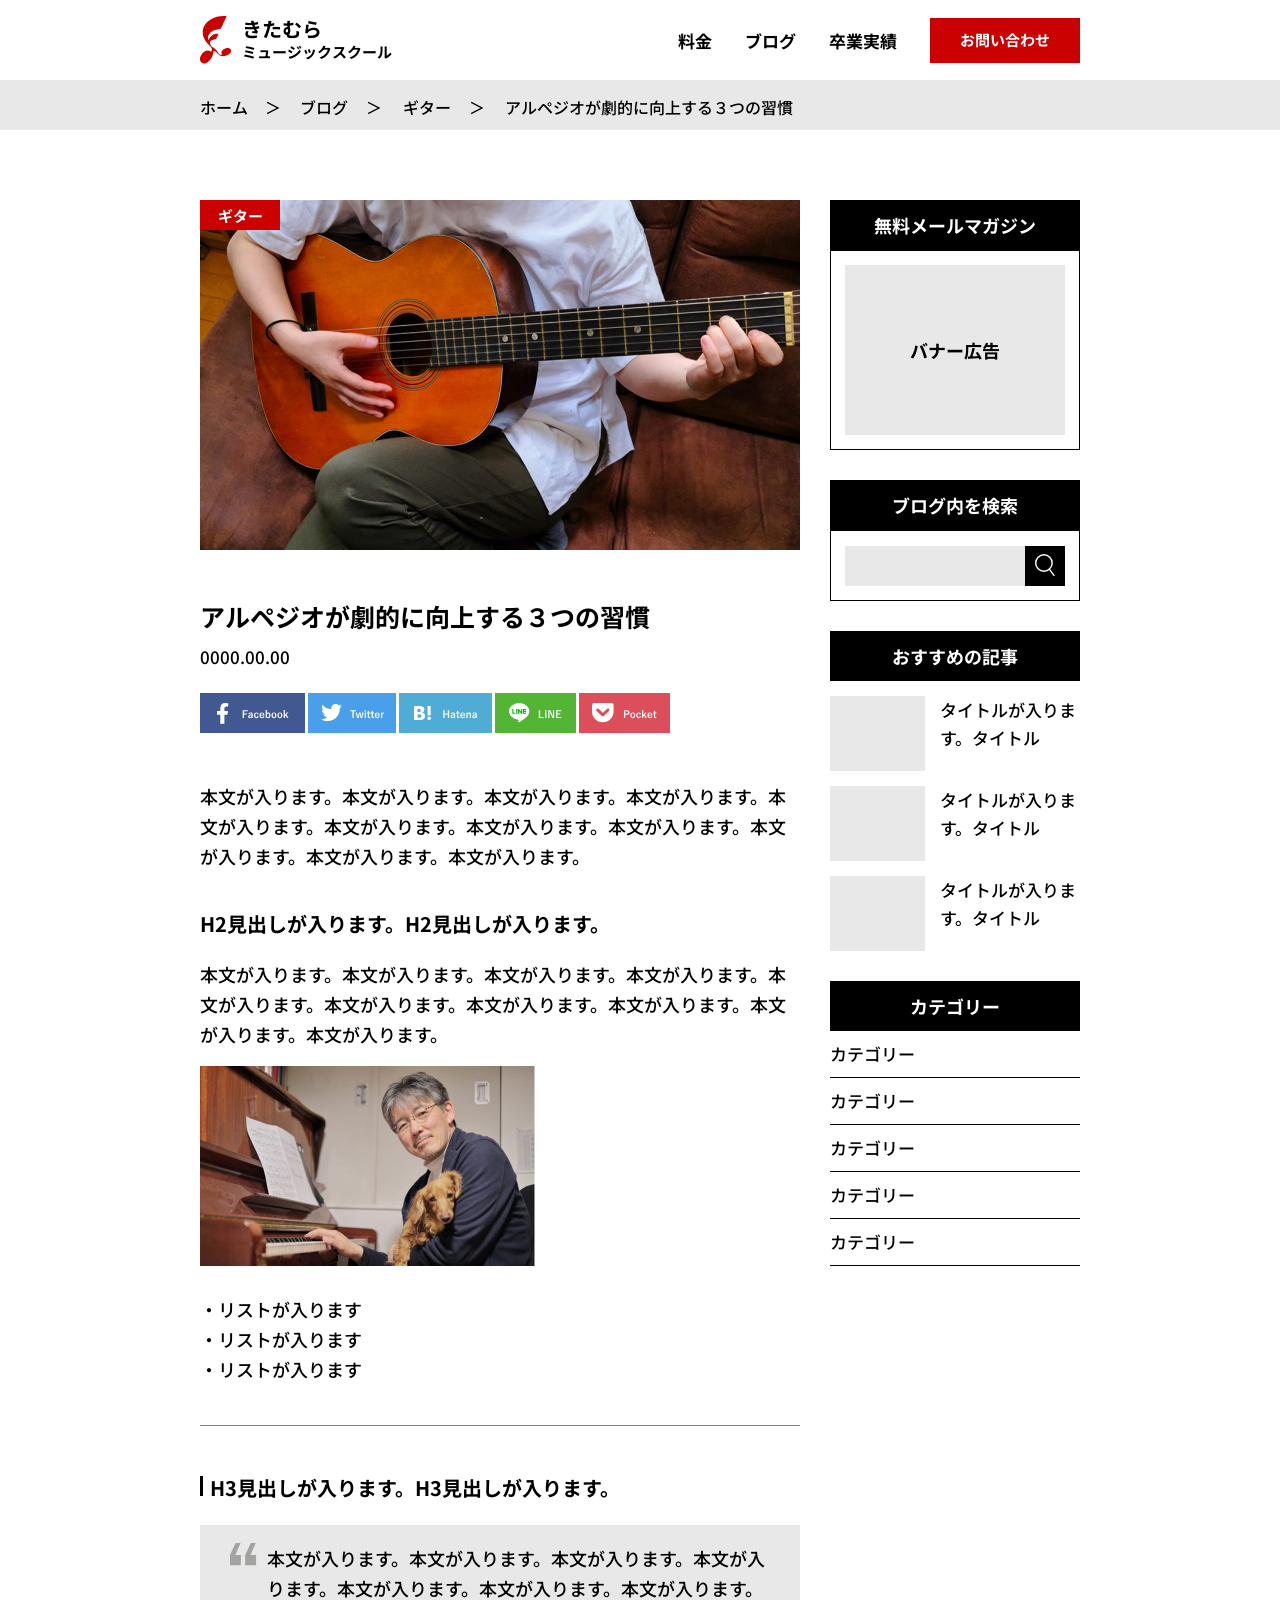
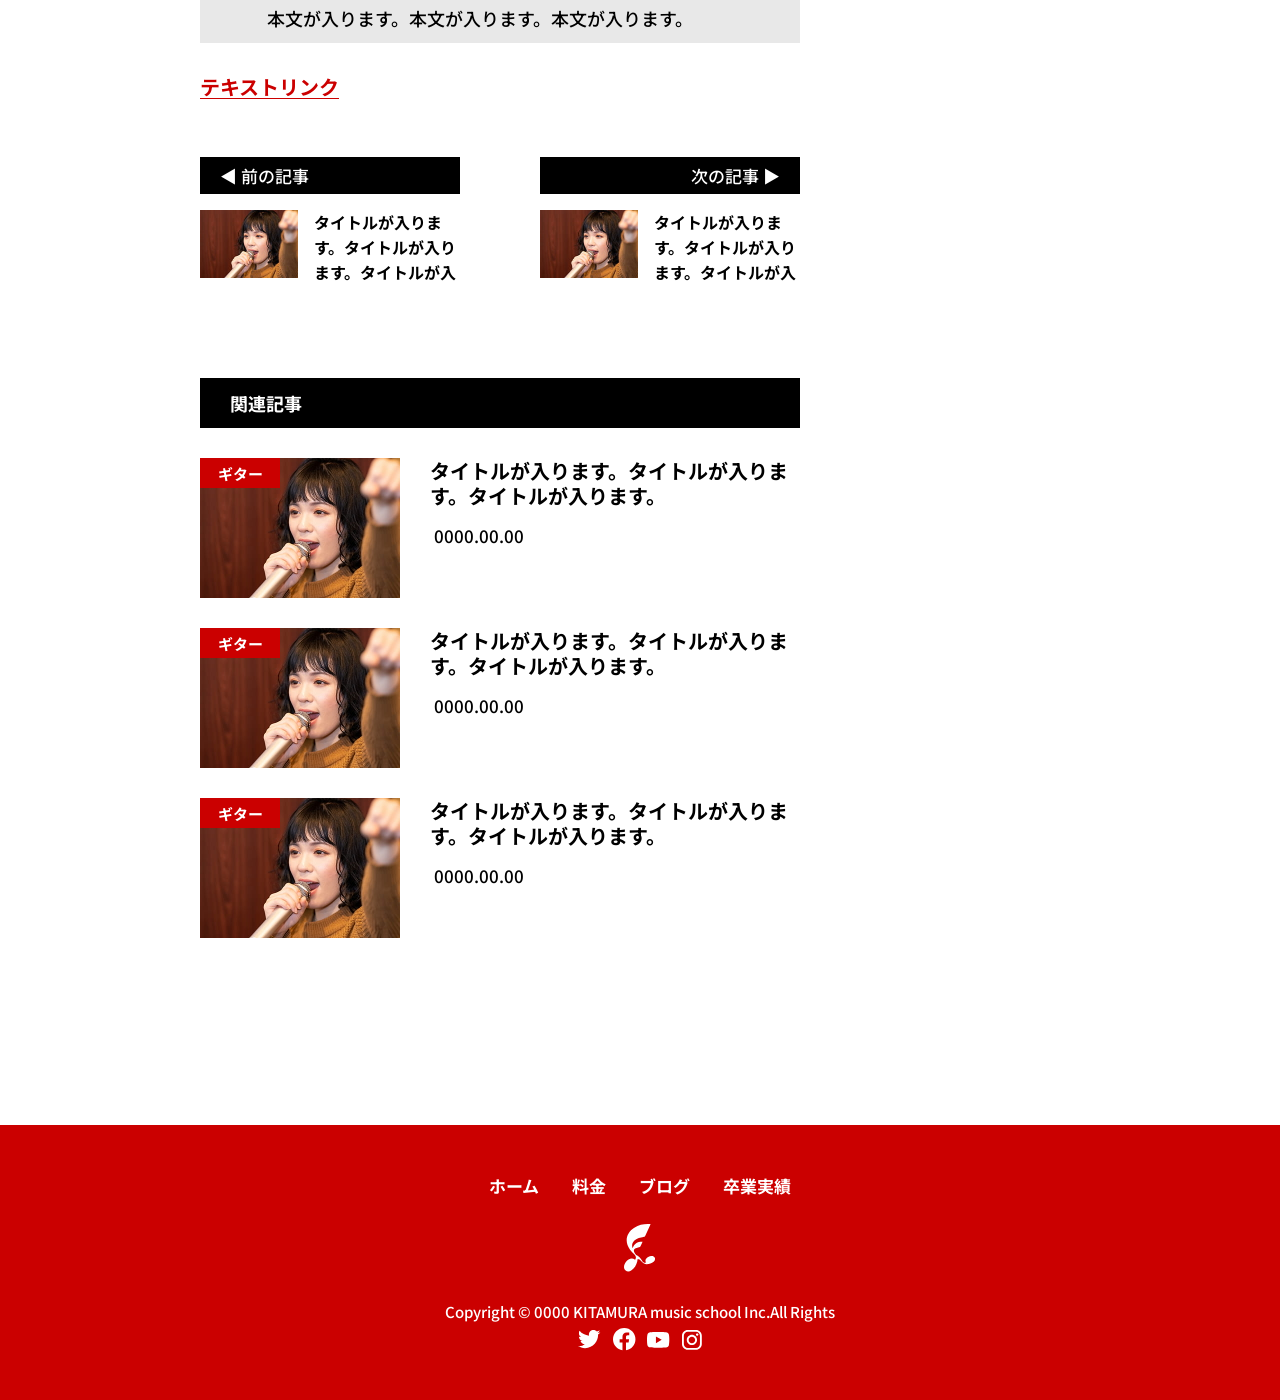
<file: blog_details.html>
<!DOCTYPE html>
<html lang="ja">
<head>
    <meta charset="UTF-8">
    <meta name="viewport" content="width=device-width, initial-scale=1.0">
    <title>きたむらミュージックスクール</title>
    <link rel="icon" href="./img/01_top/logo_pc.svg" type="image/svg+xml">
    <meta name="description" content="きたむらミュージックスクールの公式サイトです。">
    <meta name="robots" content="noindex">

    <link rel="stylesheet" href="./css/style.css">

    <!-- Google FontsからNoto Sans JPを読み込む -->
    <link rel="preconnect" href="https://fonts.googleapis.com">
    <link rel="preconnect" href="https://fonts.gstatic.com" crossorigin>
    <link href="https://fonts.googleapis.com/css2?family=Noto+Sans+JP:wght@100..900&family=Noto+Serif+JP:wght@200..900&display=swap" rel="stylesheet">
</head>
<body>
    <div id="container" class="l-container--sticky-actions">
        <header class="l-header p-header">
            <div class="l-inner p-header__inner">
                <div class="p-header__logo">
                    <a href="./index.html" class="p-header__logo-link">
                        <span class="p-header__logo-image">
                            <img src="./img/01_top/logo_pc.svg" alt="ロゴ" aria-hidden="true">
                        </span>
                        <span class="p-header__logo-name">
                            <span class="p-header__logo-upper">
                                きたむら
                            </span>
                            <span class="p-header__logo-lower">
                                ミュージックスクール
                            </span>
                        </span>
                    </a>
                </div>
                <button type="button" class="p-header__hamburger sp" aria-label="メニュー" aria-expanded="false">
                    <span aria-hidden="true"></span>
                    <span aria-hidden="true"></span>
                    <span aria-hidden="true"></span>
                </button>
                <nav class="l-header__nav p-header__nav">
                    <ul>
                        <li class="p-header__nav-item">
                            <a href="./plan.html">料金</a>
                        </li>
                        <li class="p-header__nav-item">
                            <a href="./blog_list.html">ブログ</a>
                        </li>
                        <li class="p-header__nav-item">
                            <a href="./result_list.html">卒業実績</a>
                        </li>
                        <li class="p-header__nav-item p-header__nav-item--contact">
                            <a href="./contact.html">お問い合わせ</a>
                        </li>
                    </ul>
                </nav>
            </div>
        </header>
        <main class="l-main">
            <!-- パンくずリスト -->
            <nav class="c-breadcrumb c-breadcrumb--linked c-breadcrumb--tall p-blog-breadcrumb" aria-label="パンくずリスト">
                <div class="l-inner c-breadcrumb__inner">
                    <ol class="c-breadcrumb__list">
                        <li class="c-breadcrumb__item p-blog-breadcrumb__home"><a class="c-breadcrumb__link" href="./index.html">ホーム</a><span class="c-breadcrumb__separator" aria-hidden="true">＞</span></li>
                        <li class="c-breadcrumb__item p-blog-breadcrumb__blog"><a class="c-breadcrumb__link" href="./blog_list.html">ブログ</a><span class="c-breadcrumb__separator" aria-hidden="true">＞</span></li>
                        <li class="c-breadcrumb__item p-blog-breadcrumb__category"><a class="c-breadcrumb__link" href="./blog_list.html">ギター</a><span class="c-breadcrumb__separator" aria-hidden="true">＞</span></li>
                        <li class="c-breadcrumb__item p-blog-breadcrumb__article"><span class="c-breadcrumb__current" aria-current="page">アルペジオが劇的に向上する３つの習慣</span></li>
                    </ol>
                </div>
            </nav>
            <div class="l-inner">
                <div class="p-blog-detail">
                    <!-- ブログ本文 -->
                    <div class="p-blog-detail__main">
                        <article class="p-blog-detail__arpeggio">
                            <section class="p-blog-detail__headline">
                                <div class="p-blog-detail__eyecatch">
                                    <picture>
                                        <source media="(min-width: 768px)" srcset="./img/04_b_detail/bd-guitar-pc.jpg">
                                        <img src="./img/04_b_detail/bd-guitar-sp.jpg" alt="ギター">
                                    </picture>
                                    <div class="p-blog-detail__caption c-label">
                                        <p>
                                            ギター
                                        </p>
                                    </div>
                                </div>
                                <div class="p-blog-detail__title">
                                    <h1>
                                        アルペジオが劇的に向上する<span class="pc">３つ</span><span class="sp">3つ</span>の習慣
                                    </h1>
                                </div>
                                <div class="p-blog-detail__date">
                                    <span>0000.00.00</span>
                                </div>
                                <div class="p-blog-detail__sns">
                                    <a href="https://www.facebook.com/" class="p-blog-detail__sns-link" target="_blank" rel="noopener noreferrer">
                                        <picture>
                                            <source media="(min-width: 768px)" srcset="./img/04_b_detail/icon-fb-pc.svg">
                                            <img src="./img/04_b_detail/icon-fb-sp.svg" alt="Facebook">
                                        </picture>
                                    </a>
                                    <a href="https://x.com/home" class="p-blog-detail__sns-link" target="_blank" rel="noopener noreferrer">
                                        <picture>
                                            <source media="(min-width: 768px)" srcset="./img/04_b_detail/icon-twitter-pc.svg">
                                            <img src="./img/04_b_detail/icon-twitter-sp.svg" alt="X">
                                        </picture>
                                    </a>
                                    <a href="https://b.hatena.ne.jp/" class="p-blog-detail__sns-link" target="_blank" rel="noopener noreferrer">
                                        <picture>
                                            <source media="(min-width: 768px)" srcset="./img/04_b_detail/icon-hatena-pc.svg">
                                            <img src="./img/04_b_detail/icon-hatena-sp.svg" alt="はてなブックマーク">
                                        </picture>
                                    </a>
                                    <a href="https://line.me/ja/" class="p-blog-detail__sns-link" target="_blank" rel="noopener noreferrer">
                                        <picture>
                                            <source media="(min-width: 768px)" srcset="./img/04_b_detail/icon-line-pc.svg">
                                            <img src="./img/04_b_detail/icon-line-sp.svg" alt="LINE">
                                        </picture>
                                    </a>
                                    <a href="https://api.getpocket.com/home" class="p-blog-detail__sns-link" target="_blank" rel="noopener noreferrer">
                                        <picture>
                                            <source media="(min-width: 768px)" srcset="./img/04_b_detail/icon-pocket-pc.svg">
                                            <img src="./img/04_b_detail/icon-pocket-sp.svg" alt="Pocketのサービス終了案内">
                                        </picture>
                                    </a>
                                </div>
                                <div class="p-blog-detail__intro">
                                    <p>
                                        本文が入ります。本文が入ります。本文が入ります。本文が入ります。本文が入ります。本文が入ります。本文が入ります。本文が入ります。本文が入ります。本文が入ります。本文が入ります。<span class="sp">本文が入ります。</span>
                                    </p>
                                </div>
                            </section>
                            <section class="p-blog-detail__piano">
                                <div class="p-blog-detail__heading">
                                    <h2>
                                        H2見出しが入ります。H2見出しが入ります。
                                    </h2>
                                </div>
                                <div class="p-blog-detail__desc">
                                    <p>
                                        本文が入ります。本文が入ります。本文が入ります。本文が入ります。本文が入ります。本文が入ります。本文が入ります。本文が入ります。本文が入ります。本文が入ります。<span class="sp">本文が入ります。本文が入ります。</span>
                                    </p>
                                </div>
                                <div class="p-blog-detail__image">
                                    <picture>
                                        <source media="(min-width: 768px)" srcset="./img/04_b_detail/bd-piano-pc.jpg">
                                        <img src="./img/04_b_detail/bd-piano-sp.jpg" alt="ピアノ">
                                    </picture>
                                </div>
                                <div class="p-blog-detail__bullet">
                                    <ul>
                                        <li>・リストが入ります</li>
                                        <li>・リストが入ります</li>
                                        <li>・リストが入ります</li>
                                    </ul>
                                </div>

                                <section class="p-blog-detail__subsection">
                                    <div class="p-blog-detail__subhead">
                                        <h3>
                                            H3見出しが入ります。H3見出しが入ります。
                                        </h3>
                                    </div>
                                    <div class="p-blog-detail__quote">
                                        <div class="p-blog-detail__quote-icon">
                                            <img src="./img/04_b_detail/icon-blockquote.svg" alt="引用記号">
                                        </div>
                                        <div class="p-blog-detail__quote-desc">
                                            <p>
                                                本文が入ります。本文が入ります。本文が入ります。本文が入ります。本文が入ります。本文が入ります。本文が入ります。本文が入ります。本文が入ります。本文が入ります。
                                            </p>
                                        </div>
                                    </div>
                                    <div class="p-blog-detail__textlink">
                                        <a href="#">テキストリンク</a>
                                    </div>
                                </section>
                            </section>
                        </article>

                        <!-- 前後の記事・関連記事 -->
                        <div class="p-blog-detail__reference">
                            <div class="p-post-navigation">
                                <a href="#" class="p-post-navigation__item">
                                    <div class="p-post-navigation__label p-post-navigation__label--prev">
                                        <p>◀︎ 前の記事</p>
                                    </div>
                                    <div class="p-post-navigation__contents">
                                        <div class="p-post-navigation__image">
                                            <img src="./img/04_b_detail/bd-kiji-pc.jpg" alt="記事画像">
                                        </div>
                                        <div class="p-post-navigation__title">
                                            <p>
                                                タイトルが入ります。タイトルが入ります。タイトルが入
                                            </p>
                                        </div>
                                    </div>
                                </a>
                                <a href="#" class="p-post-navigation__item">
                                    <div class="p-post-navigation__label p-post-navigation__label--next">
                                        <p>次の記事 ▶︎</p>
                                    </div>
                                    <div class="p-post-navigation__contents">
                                        <div class="p-post-navigation__image">
                                            <img src="./img/04_b_detail/bd-kiji-pc.jpg" alt="記事画像">
                                        </div>
                                        <div class="p-post-navigation__title">
                                            <p>
                                                タイトルが入ります。タイトルが入ります。タイトルが入
                                            </p>
                                        </div>
                                    </div>
                                </a>
                            </div>

                            <div class="p-related-posts">
                                <div class="c-title-banner c-title-banner--related">
                                    <p>関連記事</p>
                                </div>
                                <div class="p-related-posts__contents p-blog-detail__related-contents">
                                    <a href="#" class="p-related-posts__item">
                                        <div class="p-related-posts__image">
                                            <picture>
                                                <source media="(min-width: 768px)" srcset="./img/04_b_detail/bd-kanren-pc.jpg">
                                                <img src="./img/04_b_detail/bd-kanren-sp.jpg" alt="ギター">
                                            </picture>
                                            <div class="p-related-posts__label c-label">
                                                <p>
                                                    ギター
                                                </p>
                                            </div>
                                        </div>
                                        <div class="p-related-posts__text">
                                            <div class="p-related-posts__title p-blog-detail__related-title">
                                                <p>
                                                    タイトルが入ります。タイトル<span class="pc">が入ります。タイトルが入ります。</span>
                                                </p>
                                            </div>
                                            <div class="p-related-posts__date">
                                                <span>0000.00.00</span>
                                            </div>
                                        </div>
                                    </a>
                                    <a href="#" class="p-related-posts__item">
                                        <div class="p-related-posts__image">
                                            <picture>
                                                <source media="(min-width: 768px)" srcset="./img/04_b_detail/bd-kanren-pc.jpg">
                                                <img src="./img/04_b_detail/bd-kanren-sp.jpg" alt="ギター">
                                            </picture>
                                            <div class="p-related-posts__label c-label">
                                                <p>
                                                    ギター
                                                </p>
                                            </div>
                                        </div>
                                        <div class="p-related-posts__text">
                                            <div class="p-related-posts__title p-blog-detail__related-title">
                                                <p>
                                                    タイトルが入ります。タイトル<span class="pc">が入ります。タイトルが入ります。</span>
                                                </p>
                                            </div>
                                            <div class="p-related-posts__date">
                                                <span>0000.00.00</span>
                                            </div>
                                        </div>
                                    </a>
                                    <a href="#" class="p-related-posts__item">
                                        <div class="p-related-posts__image">
                                            <picture>
                                                <source media="(min-width: 768px)" srcset="./img/04_b_detail/bd-kanren-pc.jpg">
                                                <img src="./img/04_b_detail/bd-kanren-sp.jpg" alt="ギター">
                                            </picture>
                                            <div class="p-related-posts__label c-label">
                                                <p>
                                                    ギター
                                                </p>
                                            </div>
                                        </div>
                                        <div class="p-related-posts__text">
                                            <div class="p-related-posts__title p-blog-detail__related-title">
                                                <p>
                                                    タイトルが入ります。タイトル<span class="pc">が入ります。タイトルが入ります。</span>
                                                </p>
                                            </div>
                                            <div class="p-related-posts__date">
                                                <span>0000.00.00</span>
                                            </div>
                                        </div>
                                    </a>
                                </div>
                            </div>
                        </div>
                    </div>

                    <!-- サイドバー -->
                    <aside class="p-blog-sidebar">
                        <div class="p-blog-sidebar__mailmag">
                            <div class="c-title-banner">
                                <p>無料メールマガジン</p>
                            </div>
                            <div class="p-blog-sidebar__mailmag-contents">
                                <a href="#" class="p-blog-sidebar__mailmag-adbanner">
                                    バナー広告
                                </a>
                            </div>
                        </div>
                        <div class="p-blog-sidebar__search">
                            <div class="c-title-banner">
                                <p>ブログ内を検索</p>
                            </div>
                            <div class="p-blog-sidebar__search-contents">
                                <form action="./search.html" class="p-blog-sidebar__search-item">
                                    <input type="search" name="q" class="p-blog-sidebar__search-window" aria-label="ブログ内の検索キーワード">
                                    <button type="submit" class="p-blog-sidebar__search-button">
                                        <span class="p-blog-sidebar__search-icon">
                                            <img src="./img/04_b_detail/icon-search.svg" alt="虫眼鏡">
                                        </span>
                                    </button>
                                </form>

                            </div>
                        </div>
                        <div class="p-blog-sidebar__recommend">
                            <div class="c-title-banner">
                                <p>おすすめの記事</p>
                            </div>
                            <div class="p-blog-sidebar__recommend-contents">
                                <a href="./blog_list.html" class="p-blog-sidebar__recommend-item">
                                    <div class="p-blog-sidebar__recommend-image"></div>
                                    <div class="p-blog-sidebar__recommend-desc">
                                        <p>タイトルが入ります。タイトル</p>
                                    </div>
                                </a>
                                <a href="./blog_list.html" class="p-blog-sidebar__recommend-item">
                                    <div class="p-blog-sidebar__recommend-image"></div>
                                    <div class="p-blog-sidebar__recommend-desc">
                                        <p>タイトルが入ります。タイトル</p>
                                    </div>
                                </a>
                                <a href="./blog_list.html" class="p-blog-sidebar__recommend-item">
                                    <div class="p-blog-sidebar__recommend-image"></div>
                                    <div class="p-blog-sidebar__recommend-desc">
                                        <p>タイトルが入ります。タイトル</p>
                                    </div>
                                </a>
                            </div>
                        </div>
                        <div class="p-blog-sidebar__category">
                            <div class="c-title-banner">
                                <p>カテゴリー</p>
                            </div>
                            <div class="p-blog-sidebar__category-contents">
                                <div class="p-blog-sidebar__category-item">
                                    <a href="./blog_list.html" class="p-blog-sidebar__category-link">
                                        <p>カテゴリー</p>
                                    </a>
                                </div>
                                <div class="p-blog-sidebar__category-item">
                                    <a href="./blog_list.html" class="p-blog-sidebar__category-link">
                                        <p>カテゴリー</p>
                                    </a>
                                </div>
                                <div class="p-blog-sidebar__category-item">
                                    <a href="./blog_list.html" class="p-blog-sidebar__category-link">
                                        <p>カテゴリー</p>
                                    </a>
                                </div>
                                <div class="p-blog-sidebar__category-item">
                                    <a href="./blog_list.html" class="p-blog-sidebar__category-link">
                                        <p>カテゴリー</p>
                                    </a>
                                </div>
                                <div class="p-blog-sidebar__category-item">
                                    <a href="./blog_list.html" class="p-blog-sidebar__category-link">
                                        <p>カテゴリー</p>
                                    </a>
                                </div>
                            </div>

                        </div>
                    </aside>
                </div>
            </div>

            <!-- お問い合わせ・トップへ戻るボタン -->
            <div class="p-footer-actions p-footer-actions--sticky">
                <div class="p-footer-actions__inquiry">
                    <a href="./contact.html" class="c-inquiry">お問い合わせ</a>
                </div>
                <a href="#" class="c-top p-footer-actions__top">
                    <div class="btn__top-icon">
                        <img src="./img/01_top/arrow-top.svg" alt="トップへ戻る">
                    </div>
                </a>
            </div>
        </main>

        <footer>
            <div class="l-footer p-footer">
                <div class="l-inner">
                    <div class="p-footer__contents">
                        <!-- ナビゲーション設置 -->
                        <nav class="p-footer__nav">
                            <ul class="p-footer__nav-list">
                                <li class="p-footer__nav-item">
                                    <a href="./index.html" class="p-footer__nav-link">ホーム</a>
                                </li>
                                <li class="p-footer__nav-item">
                                    <a href="./plan.html" class="p-footer__nav-link">料金</a>
                                </li>
                                <li class="p-footer__nav-item">
                                    <a href="./blog_list.html" class="p-footer__nav-link">ブログ</a>
                                </li>
                                <li class="p-footer__nav-item">
                                    <a href="./result_list.html" class="p-footer__nav-link">卒業実績</a>
                                </li>
                            </ul>
                        </nav>
                        <div class="p-footer__logo">
                            <a href="./index.html#">
                                <img src="./img/01_top/logo_footer.svg" alt="logo">
                            </a>
                        </div>
                        <!-- コピーライト -->
                        <div class="p-footer__copyright">
                            <p>
                                Copyright &copy; 0000 KITAMURA music school Inc.<br class="sp">All Rights
                            </p>
                        </div>
                    </div>
                    <!-- SNSアイコン -->
                    <ul class="p-footer__sns">
                        <li class="p-footer__sns-item">
                            <a href="https://x.com/home" class="p-footer__sns-link" target="_blank" rel="noopener noreferrer">
                                <img src="./img/01_top/icon-twitter.svg" alt="twitter">
                            </a>
                        </li>
                        <li class="p-footer__sns-item">
                            <a href="https://www.facebook.com/" class="p-footer__sns-link" target="_blank" rel="noopener noreferrer">
                                <img src="./img/01_top/icon-facebook.svg" alt="facebook">
                            </a>
                        </li>
                        <li class="p-footer__sns-item">
                            <a href="https://www.youtube.com/" class="p-footer__sns-link" target="_blank" rel="noopener noreferrer">
                                <img src="./img/01_top/icon-youtube.svg" alt="youtube">
                            </a>
                        </li>
                        <li class="p-footer__sns-item">
                            <a href="https://www.instagram.com/" class="p-footer__sns-link p-footer__sns-link--instagram" target="_blank" rel="noopener noreferrer">
                                <img src="./img/01_top/icon-instagram.svg" alt="instagram">
                            </a>
                        </li>
                    </ul>
                </div>
            </div>
        </footer>

    </div>
    <script src="https://ajax.googleapis.com/ajax/libs/jquery/3.7.1/jquery.min.js"></script>
    <script src="js/main.js"></script>
</body>
</html>
</file>
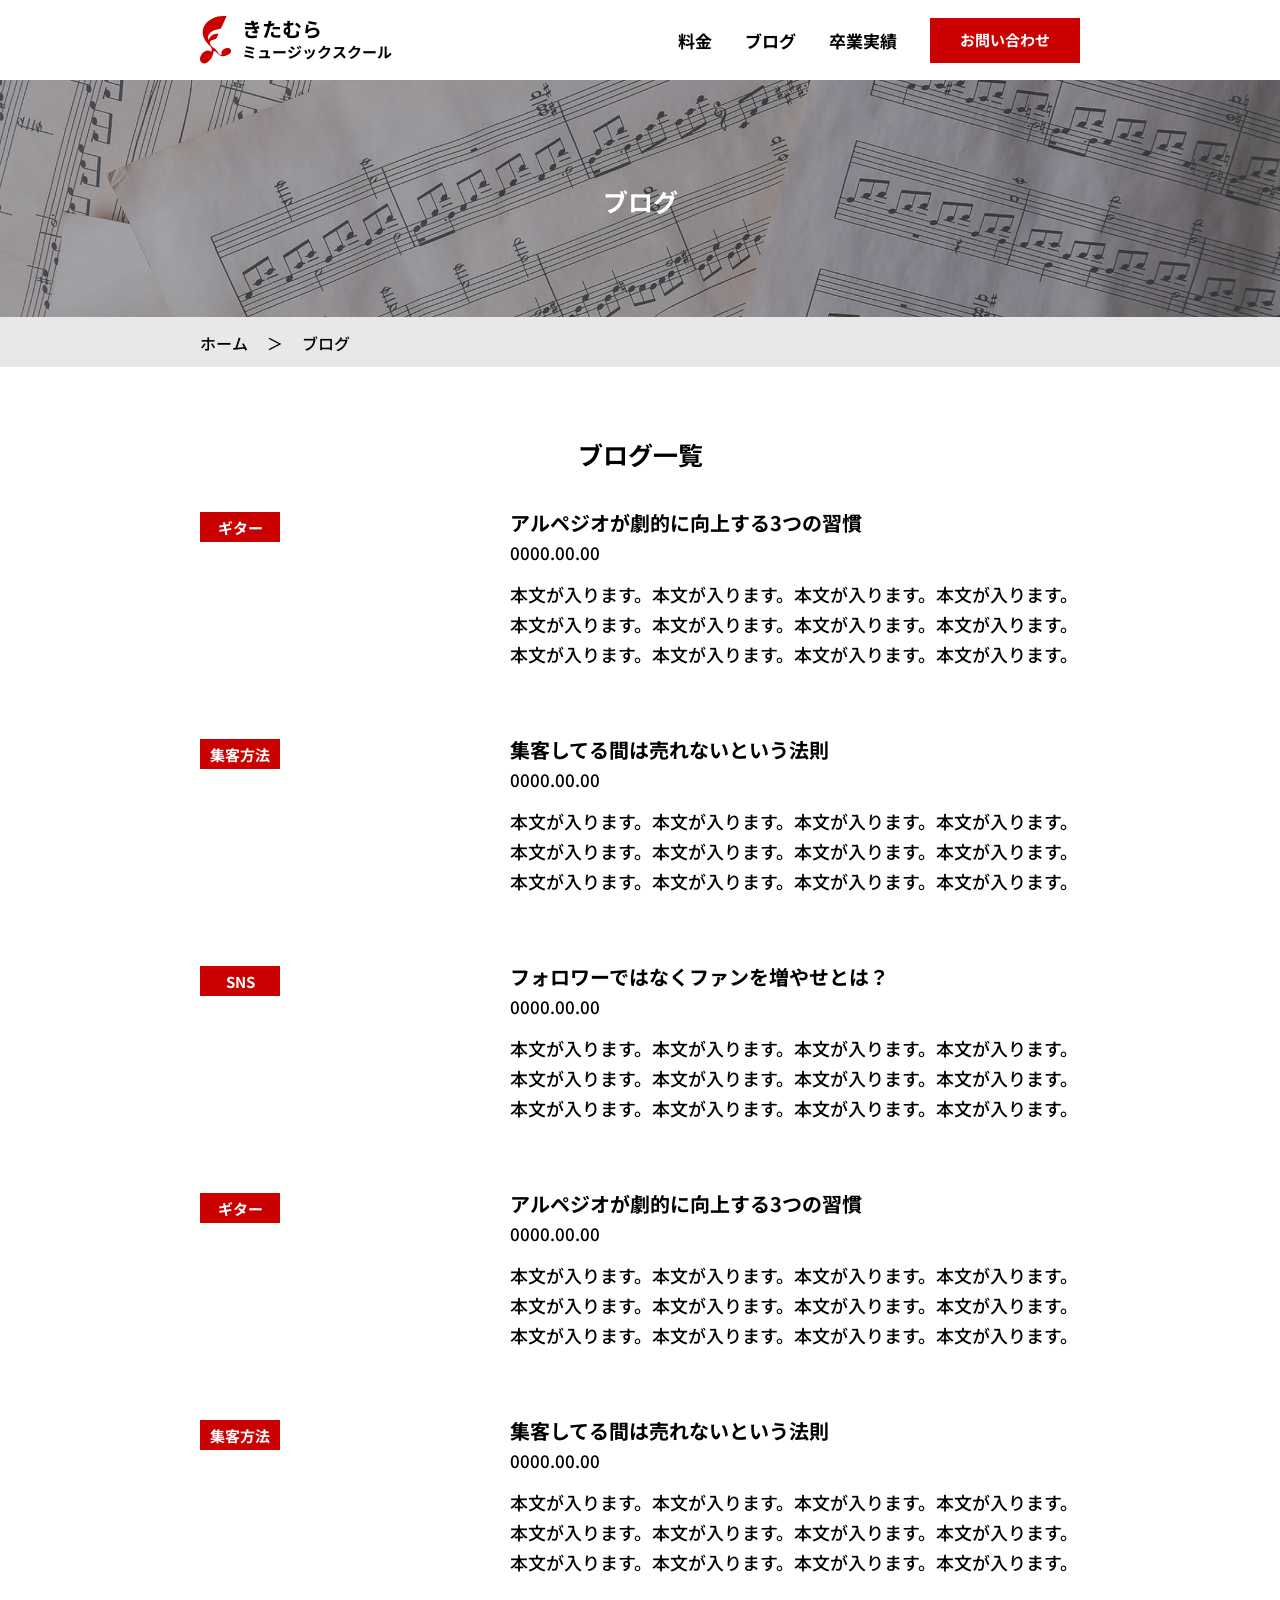
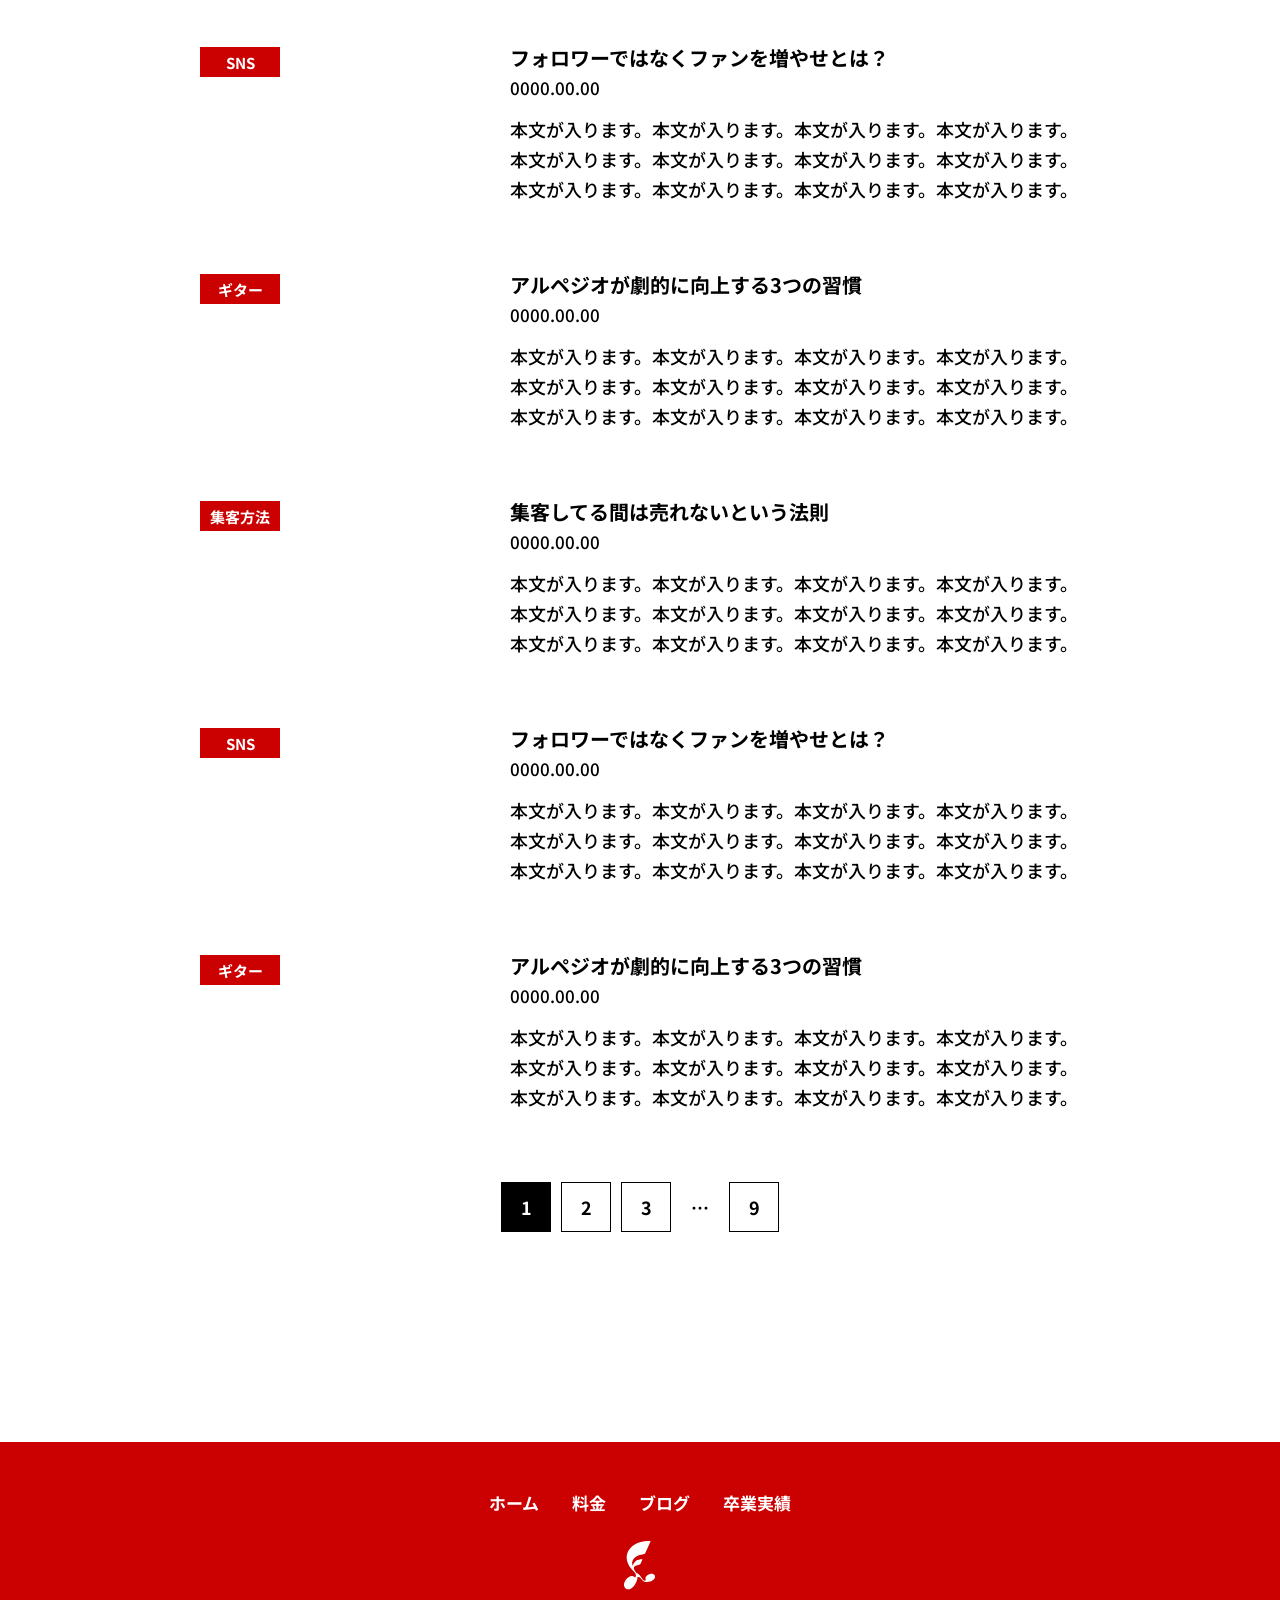
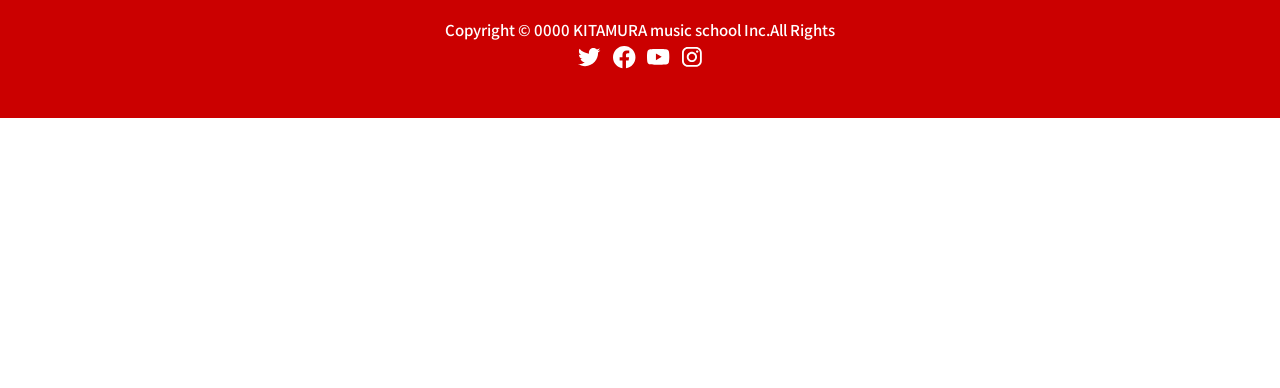
<file: blog_list.html>
<!DOCTYPE html>
<html lang="ja">
<head>
    <meta charset="UTF-8">
    <meta name="viewport" content="width=device-width, initial-scale=1.0">
    <title>きたむらミュージックスクール</title>
    <link rel="icon" href="./img/01_top/logo_pc.svg" type="image/svg+xml">
    <meta name="description" content="きたむらミュージックスクールの公式サイトです。">
    <meta name="robots" content="noindex">

    <link rel="stylesheet" href="./css/style.css">

    <!-- Google FontsからNoto Sans JPを読み込む -->
    <link rel="preconnect" href="https://fonts.googleapis.com">
    <link rel="preconnect" href="https://fonts.gstatic.com" crossorigin>
    <link href="https://fonts.googleapis.com/css2?family=Noto+Sans+JP:wght@100..900&family=Noto+Serif+JP:wght@200..900&display=swap" rel="stylesheet">
</head>
<body>
    <div id="container" class="l-container--sticky-actions">
        <header class="l-header p-header">
            <div class="l-inner p-header__inner">
                <div class="p-header__logo">
                    <a href="./index.html" class="p-header__logo-link">
                        <span class="p-header__logo-image">
                            <img src="./img/01_top/logo_pc.svg" alt="ロゴ" aria-hidden="true">
                        </span>
                        <span class="p-header__logo-name">
                            <span class="p-header__logo-upper">
                                きたむら
                            </span>
                            <span class="p-header__logo-lower">
                                ミュージックスクール
                            </span>
                        </span>
                    </a>
                </div>
                <button type="button" class="p-header__hamburger sp" aria-label="メニュー" aria-expanded="false">
                    <span aria-hidden="true"></span>
                    <span aria-hidden="true"></span>
                    <span aria-hidden="true"></span>
                </button>
                <nav class="l-header__nav p-header__nav">
                    <ul>
                        <li class="p-header__nav-item">
                            <a href="./plan.html">料金</a>
                        </li>
                        <li class="p-header__nav-item">
                            <a href="./blog_list.html">ブログ</a>
                        </li>
                        <li class="p-header__nav-item">
                            <a href="./result_list.html">卒業実績</a>
                        </li>
                        <li class="p-header__nav-item p-header__nav-item--contact">
                            <a href="./contact.html">お問い合わせ</a>
                        </li>
                    </ul>
                </nav>
            </div>
        </header>
        <main class="l-main">
            <!-- FVセクション -->
            <div class="c-fv">
                <div class="c-fv__image">
                    <picture>
                        <source media="(min-width: 768px)" srcset="./img/03_bl/bl-fv-pc.jpg">
                        <img src="./img/03_bl/bl-fv-sp.jpg" alt="音楽で生きるを叶える">
                    </picture>
                </div>
                <div class="c-fv__contents">
                    <h1 class="c-fv__catch">ブログ</h1>
                </div>

            </div>
            <nav class="c-breadcrumb c-breadcrumb--linked" aria-label="パンくずリスト">
                <div class="l-inner c-breadcrumb__inner">
                    <ol class="c-breadcrumb__list">
                        <li class="c-breadcrumb__item">
                            <a class="c-breadcrumb__link" href="./index.html">ホーム</a>
                        </li>
                        <li class="c-breadcrumb__item">
                            <span class="c-breadcrumb__separator" aria-hidden="true">＞</span>
                            <span class="c-breadcrumb__current" aria-current="page">ブログ</span>
                        </li>
                    </ol>
                </div>
            </nav>

            <!-- ブログ一覧セクション -->
            <section class="p-blog-list">
                <div class="l-inner">
                    <div class="c-section-title">
                        <h2>ブログ一覧</h2>
                    </div>
                    <div class="p-blog-list__contents p-article-list">
                        <a class="p-article-list__item" href="./blog_details.html">
                            <div class="p-article-list__image">
                                <picture>
                                    <source media="(min-width: 768px)" srcset="./img/03_bl/bl-guitar-pc.jpg">
                                    <img src="./img/03_bl/bl-guitar-sp.jpg" alt="ギター">
                                </picture>
                                <div class="p-article-list__caption c-label">
                                    <p>
                                        ギター
                                    </p>
                                </div>
                            </div>
                            <div class="p-article-list__textarea">
                                <div class="p-article-list__title">
                                    <h3>アルペジオが劇的に向上する3つの習慣</h3>
                                </div>
                                <div class="p-article-list__date">
                                    <span>
                                        0000.00.00
                                    </span>
                                </div>
                                <div class="p-article-list__desc">
                                    <p>
                                        本文が入ります。本文が入ります。本文が入ります。本文が入ります。本文が入ります。本文が入ります。本文が入ります。本文が入ります。本文が入ります。本文が入ります。本文が入ります。本文が入ります。
                                    </p>
                                </div>
                            </div>
                        </a>

                        <a class="p-article-list__item" href="./blog_details.html">
                            <div class="p-article-list__image">
                                <picture>
                                    <source media="(min-width: 768px)" srcset="./img/03_bl/bl-worries-pc.jpg">
                                    <img src="./img/03_bl/bl-worries-sp.jpg" alt="集客方法">
                                </picture>
                                <div class="p-article-list__caption c-label">
                                    <p>
                                        集客方法
                                    </p>
                                </div>
                            </div>
                            <div class="p-article-list__textarea">
                                <div class="p-article-list__title">
                                    <h3>集客してる間は売れないという法則</h3>
                                </div>
                                <div class="p-article-list__date">
                                    <span>
                                        0000.00.00
                                    </span>
                                </div>
                                <div class="p-article-list__desc">
                                    <p>
                                        本文が入ります。本文が入ります。本文が入ります。本文が入ります。本文が入ります。本文が入ります。本文が入ります。本文が入ります。本文が入ります。本文が入ります。本文が入ります。本文が入ります。
                                    </p>
                                </div>
                            </div>
                        </a>

                        <a class="p-article-list__item" href="./blog_details.html">
                            <div class="p-article-list__image">
                                <picture>
                                    <source media="(min-width: 768px)" srcset="./img/03_bl/bl-singer-pc.jpg">
                                    <img src="./img/03_bl/bl-singer-sp.jpg" alt="SNS">
                                </picture>
                                <div class="p-article-list__caption c-label">
                                    <p>
                                        SNS
                                    </p>
                                </div>
                            </div>
                            <div class="p-article-list__textarea">
                                <div class="p-article-list__title">
                                    <h3>フォロワーではなくファンを増やせとは？</h3>
                                </div>
                                <div class="p-article-list__date">
                                    <span>
                                        0000.00.00
                                    </span>
                                </div>
                                <div class="p-article-list__desc">
                                    <p>
                                        本文が入ります。本文が入ります。本文が入ります。本文が入ります。本文が入ります。本文が入ります。本文が入ります。本文が入ります。本文が入ります。本文が入ります。本文が入ります。本文が入ります。
                                    </p>
                                </div>
                            </div>
                        </a>

                        <a class="p-article-list__item" href="./blog_details.html">
                            <div class="p-article-list__image">
                                <picture>
                                    <source media="(min-width: 768px)" srcset="./img/03_bl/bl-guitar-pc.jpg">
                                    <img src="./img/03_bl/bl-guitar-sp.jpg" alt="ギター">
                                </picture>
                                <div class="p-article-list__caption c-label">
                                    <p>
                                        ギター
                                    </p>
                                </div>
                            </div>
                            <div class="p-article-list__textarea">
                                <div class="p-article-list__title">
                                    <h3>アルペジオが劇的に向上する3つの習慣</h3>
                                </div>
                                <div class="p-article-list__date">
                                    <span>
                                        0000.00.00
                                    </span>
                                </div>
                                <div class="p-article-list__desc">
                                    <p>
                                        本文が入ります。本文が入ります。本文が入ります。本文が入ります。本文が入ります。本文が入ります。本文が入ります。本文が入ります。本文が入ります。本文が入ります。本文が入ります。本文が入ります。
                                    </p>
                                </div>
                            </div>
                        </a>

                        <a class="p-article-list__item" href="./blog_details.html">
                            <div class="p-article-list__image">
                                <picture>
                                    <source media="(min-width: 768px)" srcset="./img/03_bl/bl-worries-pc.jpg">
                                    <img src="./img/03_bl/bl-worries-sp.jpg" alt="集客方法">
                                </picture>
                                <div class="p-article-list__caption c-label">
                                    <p>
                                        集客方法
                                    </p>
                                </div>
                            </div>
                            <div class="p-article-list__textarea">
                                <div class="p-article-list__title">
                                    <h3>集客してる間は売れないという法則</h3>
                                </div>
                                <div class="p-article-list__date">
                                    <span>
                                        0000.00.00
                                    </span>
                                </div>
                                <div class="p-article-list__desc">
                                    <p>
                                        本文が入ります。本文が入ります。本文が入ります。本文が入ります。本文が入ります。本文が入ります。本文が入ります。本文が入ります。本文が入ります。本文が入ります。本文が入ります。本文が入ります。
                                    </p>
                                </div>
                            </div>
                        </a>

                        <a class="p-article-list__item" href="./blog_details.html">
                            <div class="p-article-list__image">
                                <picture>
                                    <source media="(min-width: 768px)" srcset="./img/03_bl/bl-singer-pc.jpg">
                                    <img src="./img/03_bl/bl-singer-sp.jpg" alt="SNS">
                                </picture>
                                <div class="p-article-list__caption c-label">
                                    <p>
                                        SNS
                                    </p>
                                </div>
                            </div>
                            <div class="p-article-list__textarea">
                                <div class="p-article-list__title">
                                    <h3>フォロワーではなくファンを増やせとは？</h3>
                                </div>
                                <div class="p-article-list__date">
                                    <span>
                                        0000.00.00
                                    </span>
                                </div>
                                <div class="p-article-list__desc">
                                    <p>
                                        本文が入ります。本文が入ります。本文が入ります。本文が入ります。本文が入ります。本文が入ります。本文が入ります。本文が入ります。本文が入ります。本文が入ります。本文が入ります。本文が入ります。
                                    </p>
                                </div>
                            </div>
                        </a>

                        <a class="p-article-list__item" href="./blog_details.html">
                            <div class="p-article-list__image">
                                <picture>
                                    <source media="(min-width: 768px)" srcset="./img/03_bl/bl-guitar-pc.jpg">
                                    <img src="./img/03_bl/bl-guitar-sp.jpg" alt="ギター">
                                </picture>
                                <div class="p-article-list__caption c-label">
                                    <p>
                                        ギター
                                    </p>
                                </div>
                            </div>
                            <div class="p-article-list__textarea">
                                <div class="p-article-list__title">
                                    <h3>アルペジオが劇的に向上する3つの習慣</h3>
                                </div>
                                <div class="p-article-list__date">
                                    <span>
                                        0000.00.00
                                    </span>
                                </div>
                                <div class="p-article-list__desc">
                                    <p>
                                        本文が入ります。本文が入ります。本文が入ります。本文が入ります。本文が入ります。本文が入ります。本文が入ります。本文が入ります。本文が入ります。本文が入ります。本文が入ります。本文が入ります。
                                    </p>
                                </div>
                            </div>
                        </a>

                        <a class="p-article-list__item" href="./blog_details.html">
                            <div class="p-article-list__image">
                                <picture>
                                    <source media="(min-width: 768px)" srcset="./img/03_bl/bl-worries-pc.jpg">
                                    <img src="./img/03_bl/bl-worries-sp.jpg" alt="集客方法">
                                </picture>
                                <div class="p-article-list__caption c-label">
                                    <p>
                                        集客方法
                                    </p>
                                </div>
                            </div>
                            <div class="p-article-list__textarea">
                                <div class="p-article-list__title">
                                    <h3>集客してる間は売れないという法則</h3>
                                </div>
                                <div class="p-article-list__date">
                                    <span>
                                        0000.00.00
                                    </span>
                                </div>
                                <div class="p-article-list__desc">
                                    <p>
                                        本文が入ります。本文が入ります。本文が入ります。本文が入ります。本文が入ります。本文が入ります。本文が入ります。本文が入ります。本文が入ります。本文が入ります。本文が入ります。本文が入ります。
                                    </p>
                                </div>
                            </div>
                        </a>

                        <a class="p-article-list__item" href="./blog_details.html">
                            <div class="p-article-list__image">
                                <picture>
                                    <source media="(min-width: 768px)" srcset="./img/03_bl/bl-singer-pc.jpg">
                                    <img src="./img/03_bl/bl-singer-sp.jpg" alt="SNS">
                                </picture>
                                <div class="p-article-list__caption c-label">
                                    <p>
                                        SNS
                                    </p>
                                </div>
                            </div>
                            <div class="p-article-list__textarea">
                                <div class="p-article-list__title">
                                    <h3>フォロワーではなくファンを増やせとは？</h3>
                                </div>
                                <div class="p-article-list__date">
                                    <span>
                                        0000.00.00
                                    </span>
                                </div>
                                <div class="p-article-list__desc">
                                    <p>
                                        本文が入ります。本文が入ります。本文が入ります。本文が入ります。本文が入ります。本文が入ります。本文が入ります。本文が入ります。本文が入ります。本文が入ります。本文が入ります。本文が入ります。
                                    </p>
                                </div>
                            </div>
                        </a>

                        <a class="p-article-list__item" href="./blog_details.html">
                            <div class="p-article-list__image">
                                <picture>
                                    <source media="(min-width: 768px)" srcset="./img/03_bl/bl-guitar-pc.jpg">
                                    <img src="./img/03_bl/bl-guitar-sp.jpg" alt="ギター">
                                </picture>
                                <div class="p-article-list__caption c-label">
                                    <p>
                                        ギター
                                    </p>
                                </div>
                            </div>
                            <div class="p-article-list__textarea">
                                <div class="p-article-list__title">
                                    <h3>アルペジオが劇的に向上する3つの習慣</h3>
                                </div>
                                <div class="p-article-list__date">
                                    <span>
                                        0000.00.00
                                    </span>
                                </div>
                                <div class="p-article-list__desc">
                                    <p>
                                        本文が入ります。本文が入ります。本文が入ります。本文が入ります。本文が入ります。本文が入ります。本文が入ります。本文が入ります。本文が入ります。本文が入ります。本文が入ります。本文が入ります。
                                    </p>
                                </div>
                            </div>
                        </a>

                    </div>
                    <nav class="p-blog-list__pagination c-pagination" aria-label="ページ送り">
                        <div class="c-pagination__number c-pagination__number--current" aria-current="page">
                            <p>1</p>
                        </div>
                        <a href="./blog_list.html" class="c-pagination__number">
                            <p>2</p>
                        </a>
                        <a href="./blog_list.html" class="c-pagination__number">
                            <p>3</p>
                        </a>
                        <div class="c-pagination__number c-pagination__number--ellipsis">
                            <p>…</p>
                        </div>
                        <a href="./blog_list.html" class="c-pagination__number">
                            <p>9</p>
                        </a>
                    </nav>

                </div>


            </section>


            <!-- お問い合わせ・トップへ戻るボタン -->
            <div class="p-footer-actions p-footer-actions--sticky">
                <div class="p-footer-actions__inquiry">
                    <a href="./contact.html" class="c-inquiry">お問い合わせ</a>
                </div>
                <a href="#" class="c-top p-footer-actions__top">
                    <div class="btn__top-icon">
                        <img src="./img/01_top/arrow-top.svg" alt="トップへ戻る">
                    </div>
                </a>
            </div>
        </main>

        <footer>
            <div class="l-footer p-footer">
                <div class="l-inner">
                    <div class="p-footer__contents">
                        <!-- ナビゲーション設置 -->
                        <nav class="p-footer__nav">
                            <ul class="p-footer__nav-list">
                                <li class="p-footer__nav-item">
                                    <a href="./index.html" class="p-footer__nav-link">ホーム</a>
                                </li>
                                <li class="p-footer__nav-item">
                                    <a href="./plan.html" class="p-footer__nav-link">料金</a>
                                </li>
                                <li class="p-footer__nav-item">
                                    <a href="./blog_list.html" class="p-footer__nav-link">ブログ</a>
                                </li>
                                <li class="p-footer__nav-item">
                                    <a href="./result_list.html" class="p-footer__nav-link">卒業実績</a>
                                </li>
                            </ul>
                        </nav>
                        <div class="p-footer__logo">
                            <a href="./index.html#">
                                <img src="./img/01_top/logo_footer.svg" alt="logo">
                            </a>
                        </div>
                        <!-- コピーライト -->
                        <div class="p-footer__copyright">
                            <p>
                                Copyright &copy; 0000 KITAMURA music school Inc.<br class="sp">All Rights
                            </p>
                        </div>
                    </div>
                    <!-- SNSアイコン -->
                    <ul class="p-footer__sns">
                        <li class="p-footer__sns-item">
                            <a href="https://x.com/home" class="p-footer__sns-link" target="_blank" rel="noopener noreferrer">
                                <img src="./img/01_top/icon-twitter.svg" alt="twitter">
                            </a>
                        </li>
                        <li class="p-footer__sns-item">
                            <a href="https://www.facebook.com/" class="p-footer__sns-link" target="_blank" rel="noopener noreferrer">
                                <img src="./img/01_top/icon-facebook.svg" alt="facebook">
                            </a>
                        </li>
                        <li class="p-footer__sns-item">
                            <a href="https://www.youtube.com/" class="p-footer__sns-link" target="_blank" rel="noopener noreferrer">
                                <img src="./img/01_top/icon-youtube.svg" alt="youtube">
                            </a>
                        </li>
                        <li class="p-footer__sns-item">
                            <a href="https://www.instagram.com/" class="p-footer__sns-link p-footer__sns-link--instagram" target="_blank" rel="noopener noreferrer">
                                <img src="./img/01_top/icon-instagram.svg" alt="instagram">
                            </a>
                        </li>
                    </ul>
                </div>
            </div>
        </footer>

    </div>
    <script src="https://ajax.googleapis.com/ajax/libs/jquery/3.7.1/jquery.min.js"></script>
    <script src="js/main.js"></script>
</body>
</html>
</file>
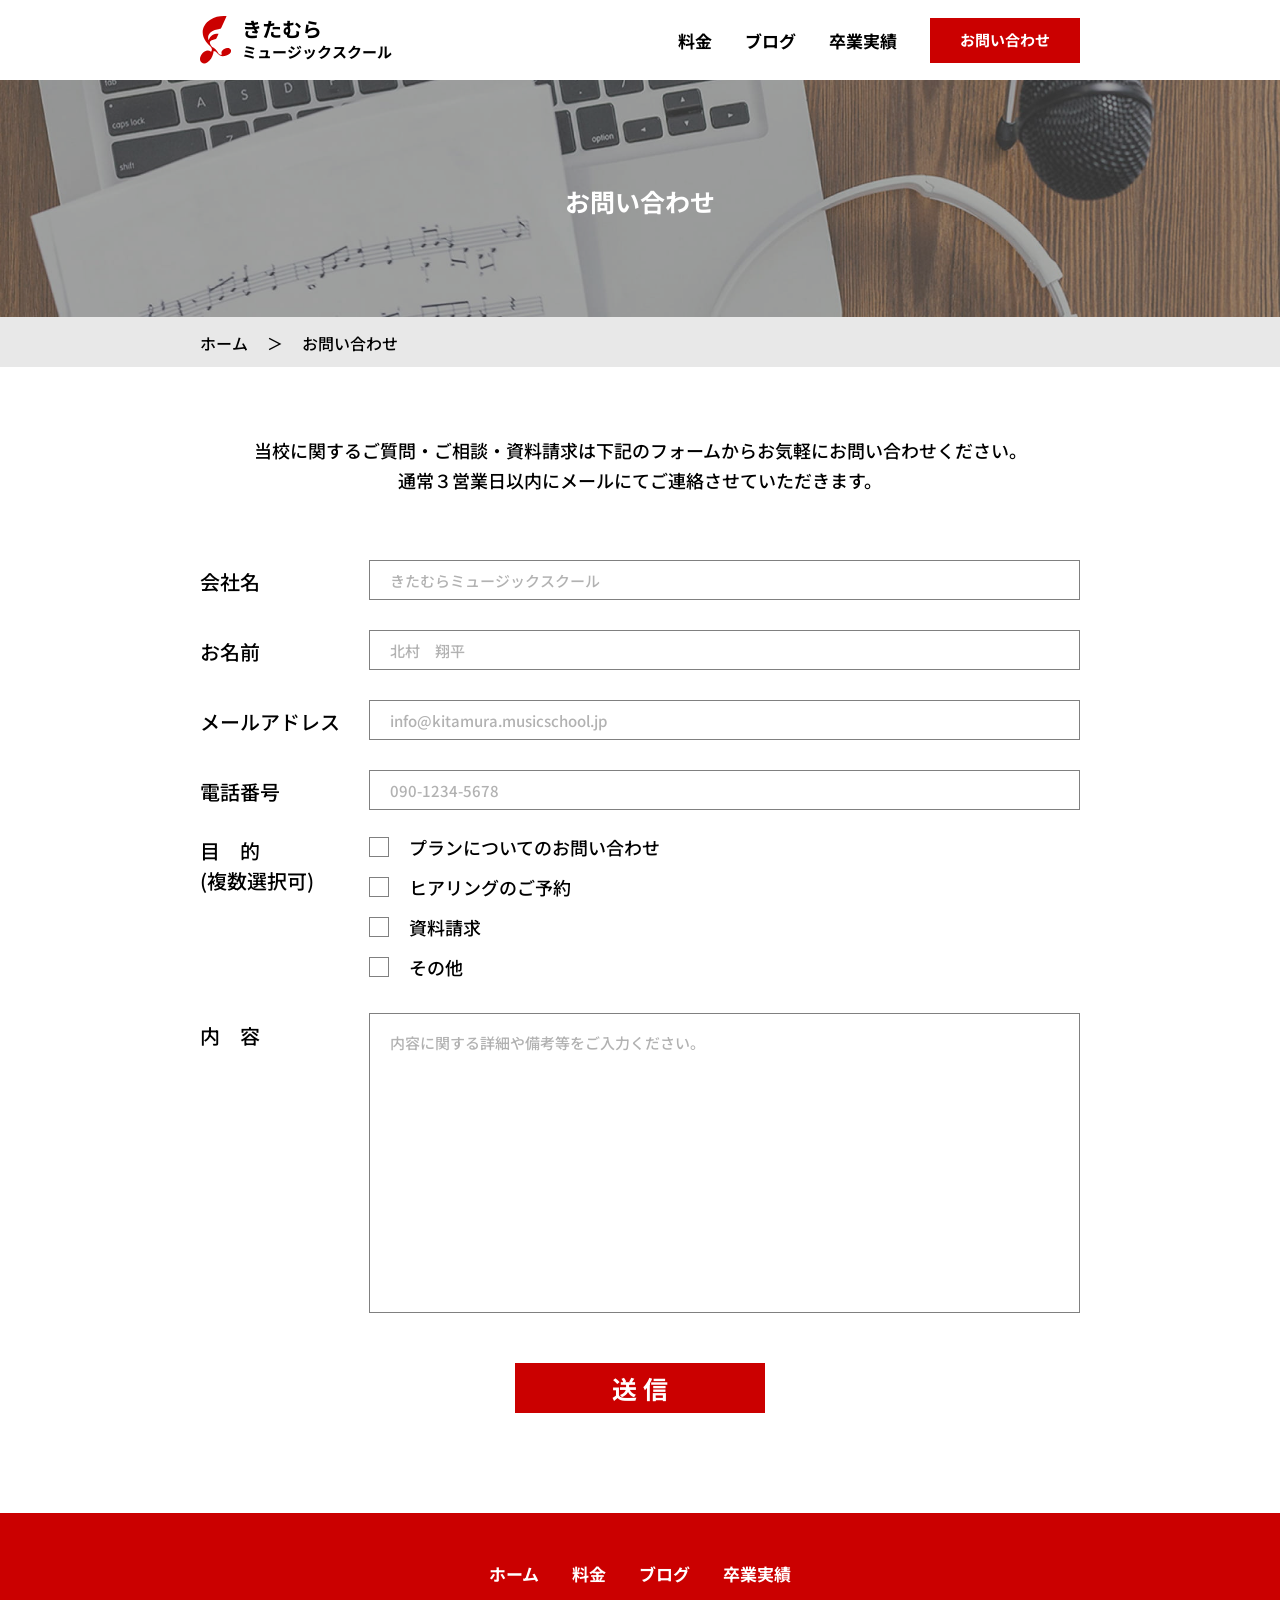
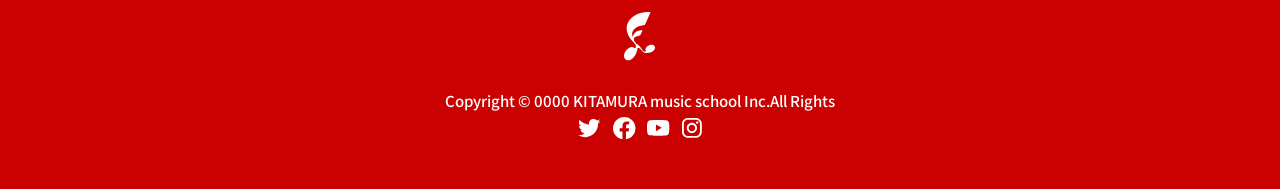
<file: contact.html>
<!DOCTYPE html>
<html lang="ja">
<head>
    <meta charset="UTF-8">
    <meta name="viewport" content="width=device-width, initial-scale=1.0">
    <title>きたむらミュージックスクール</title>
    <link rel="icon" href="./img/01_top/logo_pc.svg" type="image/svg+xml">
    <meta name="description" content="きたむらミュージックスクールの公式サイトです。">
    <meta name="robots" content="noindex">

    <link rel="stylesheet" href="./css/style.css">

    <!-- Google FontsからNoto Sans JPを読み込む -->
    <link rel="preconnect" href="https://fonts.googleapis.com">
    <link rel="preconnect" href="https://fonts.gstatic.com" crossorigin>
    <link href="https://fonts.googleapis.com/css2?family=Noto+Sans+JP:wght@100..900&family=Noto+Serif+JP:wght@200..900&display=swap" rel="stylesheet">
</head>
<body>
    <div id="container" class="l-container--sticky-actions">
        <header class="l-header p-header">
            <div class="l-inner p-header__inner">
                <div class="p-header__logo">
                    <a href="./index.html" class="p-header__logo-link">
                        <span class="p-header__logo-image">
                            <img src="./img/01_top/logo_pc.svg" alt="ロゴ" aria-hidden="true">
                        </span>
                        <span class="p-header__logo-name">
                            <span class="p-header__logo-upper">
                                きたむら
                            </span>
                            <span class="p-header__logo-lower">
                                ミュージックスクール
                            </span>
                        </span>
                    </a>
                </div>
                <button type="button" class="p-header__hamburger sp" aria-label="メニュー" aria-expanded="false">
                    <span aria-hidden="true"></span>
                    <span aria-hidden="true"></span>
                    <span aria-hidden="true"></span>
                </button>
                <nav class="l-header__nav p-header__nav">
                    <ul>
                        <li class="p-header__nav-item">
                            <a href="./plan.html">料金</a>
                        </li>
                        <li class="p-header__nav-item">
                            <a href="./blog_list.html">ブログ</a>
                        </li>
                        <li class="p-header__nav-item">
                            <a href="./result_list.html">卒業実績</a>
                        </li>
                        <li class="p-header__nav-item p-header__nav-item--contact">
                            <a href="./contact.html">お問い合わせ</a>
                        </li>
                    </ul>
                </nav>
            </div>
        </header>
        <main class="l-main">
            <!-- FVセクション -->
            <div class="c-fv">
                <div class="c-fv__image">
                    <picture>
                        <source media="(min-width: 768px)" srcset="./img/05_contact/contact-fv-pc.jpg">
                        <img src="./img/05_contact/contact-fv-sp.jpg" alt="お問い合わせ">
                    </picture>
                </div>
                <div class="c-fv__contents">
                    <h1 class="c-fv__catch">お問い合わせ</h1>
                </div>

            </div>
            <nav class="c-breadcrumb c-breadcrumb--linked" aria-label="パンくずリスト">
                <div class="l-inner c-breadcrumb__inner">
                    <ol class="c-breadcrumb__list">
                        <li class="c-breadcrumb__item">
                            <a class="c-breadcrumb__link" href="./index.html">ホーム</a>
                        </li>
                        <li class="c-breadcrumb__item">
                            <span class="c-breadcrumb__separator" aria-hidden="true">＞</span>
                            <span class="c-breadcrumb__current" aria-current="page">お問い合わせ</span>
                        </li>
                    </ol>
                </div>
            </nav>

            <!-- イントロ -->
            <div class="p-contact">
                <div class="l-inner">
                    <div class="p-contact__lead">
                        <p>
                            当校に関するご質問・ご相談・資料請求は下記のフォームからお気軽にお問い合わせください。<br>
                            通常３営業日以内にメールにてご連絡させていただきます。
                        </p>
                    </div>

                    <!-- お問い合わせフォーム -->
                    <div class="p-contact__form">
                        <form action="./thanks.html" method="get">
                            <div class="p-contact__contents-01">
                                <dl class="p-contact__item">
                                    <dt class="p-contact__label">
                                        <label for="company">会社名</label>
                                    </dt>
                                    <dd class="p-contact__input-wrap">
                                        <input class="p-contact__input" type="text" name="company" id="company" placeholder="きたむらミュージックスクール">
                                    </dd>
                                </dl>
                                <dl class="p-contact__item">
                                    <dt class="p-contact__label">
                                        <label for="name">お名前</label>
                                    </dt>
                                    <dd class="p-contact__input-wrap">
                                        <input class="p-contact__input" type="text" name="name" id="name" placeholder="北村&emsp;翔平">
                                    </dd>
                                </dl>
                                <dl class="p-contact__item">
                                    <dt class="p-contact__label">
                                        <label for="email">メールアドレス</label>
                                    </dt>
                                    <dd class="p-contact__input-wrap">
                                        <input class="p-contact__input" type="email" name="email" id="email" placeholder="info@kitamura.musicschool.jp">
                                    </dd>
                                </dl>
                                <dl class="p-contact__item">
                                    <dt class="p-contact__label">
                                        <label for="tel">電話番号</label>
                                    </dt>
                                    <dd class="p-contact__input-wrap">
                                        <input class="p-contact__input" type="tel" name="tel" id="tel" placeholder="090-1234-5678">
                                    </dd>
                                </dl>

                            </div>
                            <div class="p-contact__contents-02">
                                <dl class="p-contact__check">
                                    <dt class="p-contact__label p-contact__label--2">
                                        目&emsp;的&emsp;<br class="pc">(複数選択可)
                                    </dt>
                                    <dd class="p-contact__checkbox">
                                        <div class="p-contact__checkitem">
                                            <input type="checkbox" name="purpose[]" id="purpose-plan" value="plan">
                                            <label for="purpose-plan"><span class="p-contact__checktext">プランについてのお問い合わせ</span></label>
                                        </div>
                                        <div class="p-contact__checkitem">
                                            <input type="checkbox" name="purpose[]" id="purpose-hearing" value="hearing">
                                            <label for="purpose-hearing"><span class="p-contact__checktext">ヒアリングのご予約</span></label>
                                        </div>
                                        <div class="p-contact__checkitem">
                                            <input type="checkbox" name="purpose[]" id="purpose-brochure" value="brochure">
                                            <label for="purpose-brochure"><span class="p-contact__checktext">資料請求</span></label>
                                        </div>
                                        <div class="p-contact__checkitem">
                                            <input type="checkbox" name="purpose[]" id="purpose-other" value="other">
                                            <label for="purpose-other"><span class="p-contact__checktext">その他</span></label>
                                        </div>
                                    </dd>
                                </dl>
                            </div>
                            <div class="p-contact__contents-03">
                                <dl class="p-contact__item">
                                    <dt class="p-contact__label p-contact__label--3">
                                        <label for="content">内&emsp;容</label>
                                    </dt>
                                    <dd class="p-contact__textarea">
                                        <textarea name="content" id="content" placeholder="内容に関する詳細や備考等をご入力ください。"></textarea>
                                    </dd>
                                </dl>
                            </div>

                            <!-- 送信ボタン -->
                            <div class="p-contact__button">
                                <input type="submit" value="送 信">
                            </div>
                        </form>
                    </div>
                </div>
             </div>
            <!-- お問い合わせ・トップへ戻るボタン -->
            <div class="p-footer-actions p-footer-actions--sticky p-footer-actions--contact">
                <div class="p-footer-actions__inquiry p-footer-actions__inquiry--contact">
                    <a href="./contact.html" class="c-inquiry">お問い合わせ</a>
                </div>
                <a href="#" class="c-top p-footer-actions__top">
                    <div class="btn__top-icon">
                        <img src="./img/01_top/arrow-top.svg" alt="トップへ戻る">
                    </div>
                </a>
            </div>
        </main>

        <footer>
            <div class="l-footer p-footer">
                <div class="l-inner">
                    <div class="p-footer__contents">
                        <!-- ナビゲーション設置 -->
                        <nav class="p-footer__nav">
                            <ul class="p-footer__nav-list">
                                <li class="p-footer__nav-item">
                                    <a href="./index.html" class="p-footer__nav-link">ホーム</a>
                                </li>
                                <li class="p-footer__nav-item">
                                    <a href="./plan.html" class="p-footer__nav-link">料金</a>
                                </li>
                                <li class="p-footer__nav-item">
                                    <a href="./blog_list.html" class="p-footer__nav-link">ブログ</a>
                                </li>
                                <li class="p-footer__nav-item">
                                    <a href="./result_list.html" class="p-footer__nav-link">卒業実績</a>
                                </li>
                            </ul>
                        </nav>
                        <div class="p-footer__logo">
                            <a href="./index.html#">
                                <img src="./img/01_top/logo_footer.svg" alt="logo">
                            </a>
                        </div>
                        <!-- コピーライト -->
                        <div class="p-footer__copyright">
                            <p>
                                Copyright &copy; 0000 KITAMURA music school Inc.<br class="sp">All Rights
                            </p>
                        </div>
                    </div>
                    <!-- SNSアイコン -->
                    <ul class="p-footer__sns">
                        <li class="p-footer__sns-item">
                            <a href="https://x.com/home" class="p-footer__sns-link" target="_blank" rel="noopener noreferrer">
                                <img src="./img/01_top/icon-twitter.svg" alt="twitter">
                            </a>
                        </li>
                        <li class="p-footer__sns-item">
                            <a href="https://www.facebook.com/" class="p-footer__sns-link" target="_blank" rel="noopener noreferrer">
                                <img src="./img/01_top/icon-facebook.svg" alt="facebook">
                            </a>
                        </li>
                        <li class="p-footer__sns-item">
                            <a href="https://www.youtube.com/" class="p-footer__sns-link" target="_blank" rel="noopener noreferrer">
                                <img src="./img/01_top/icon-youtube.svg" alt="youtube">
                            </a>
                        </li>
                        <li class="p-footer__sns-item">
                            <a href="https://www.instagram.com/" class="p-footer__sns-link p-footer__sns-link--instagram" target="_blank" rel="noopener noreferrer">
                                <img src="./img/01_top/icon-instagram.svg" alt="instagram">
                            </a>
                        </li>
                    </ul>
                </div>
            </div>
        </footer>

    </div>
    <script src="https://ajax.googleapis.com/ajax/libs/jquery/3.7.1/jquery.min.js"></script>
    <script src="js/main.js"></script>
</body>
</html>
</file>
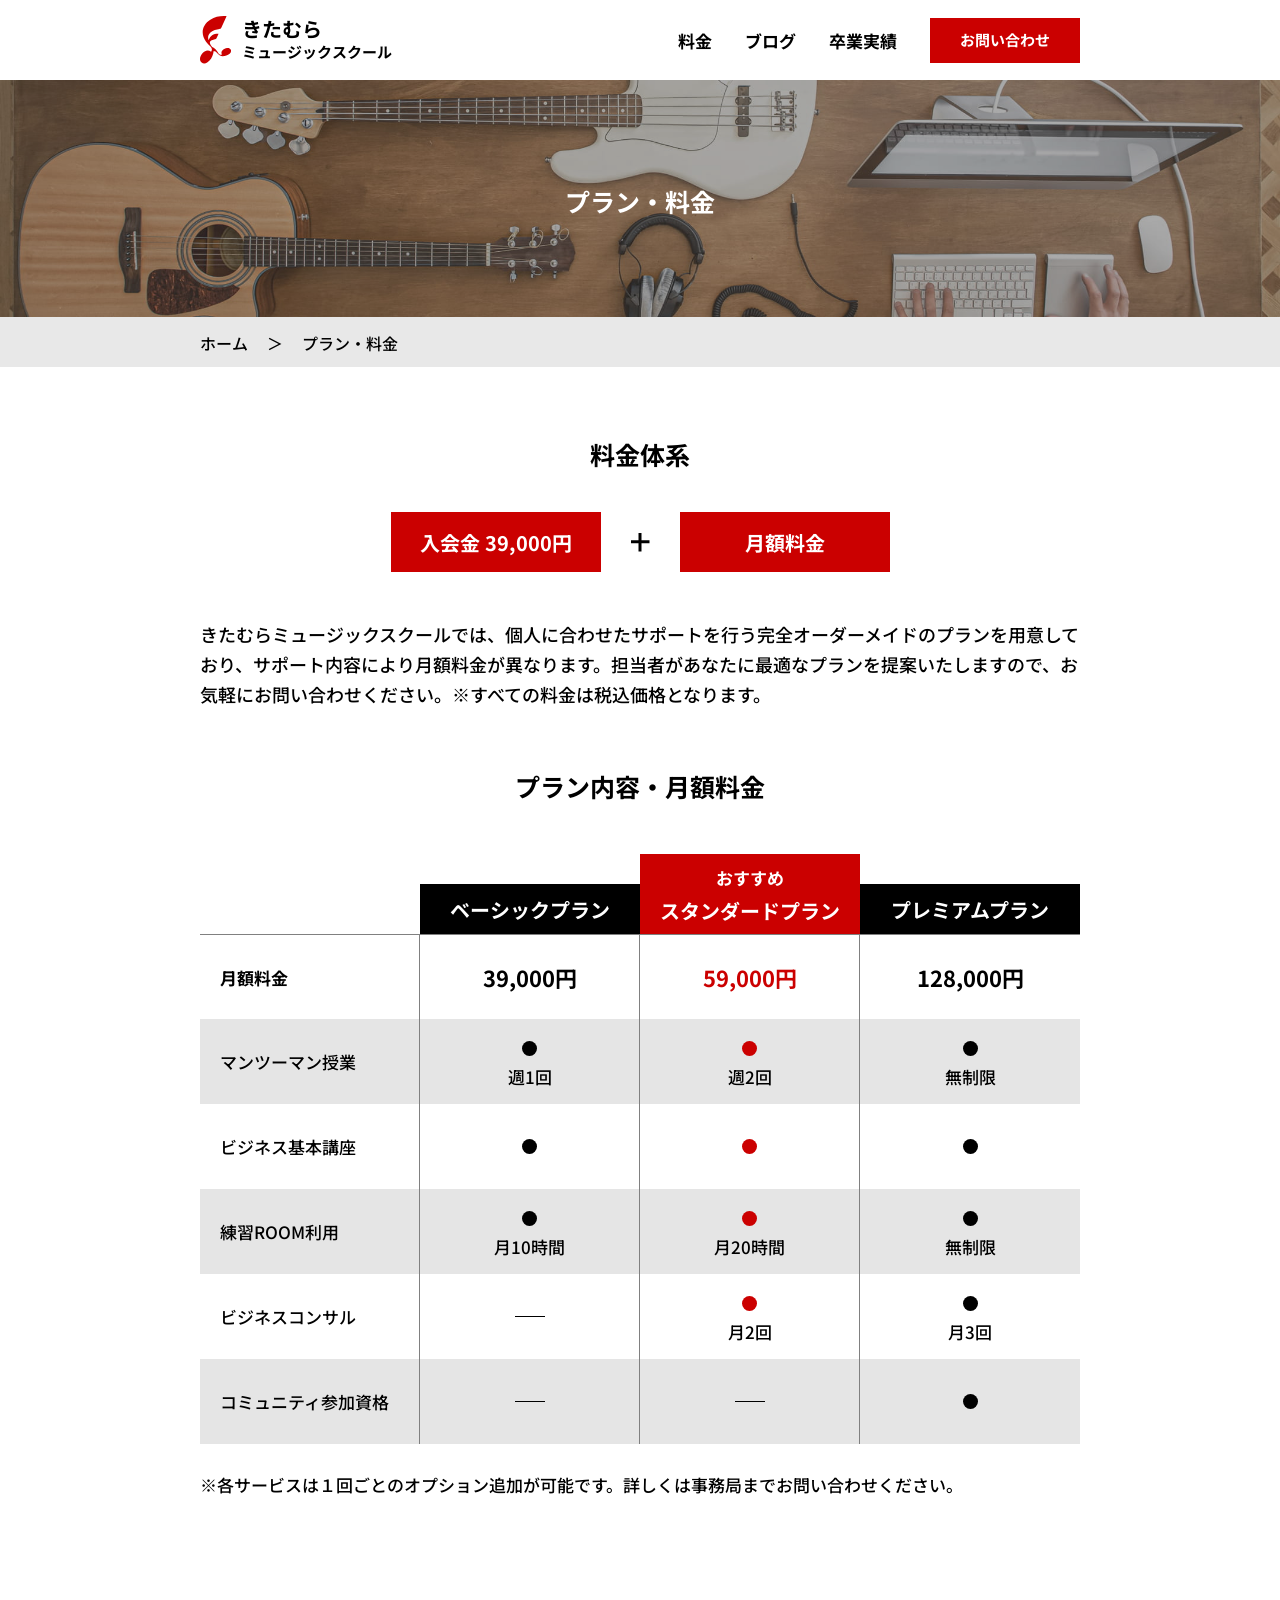
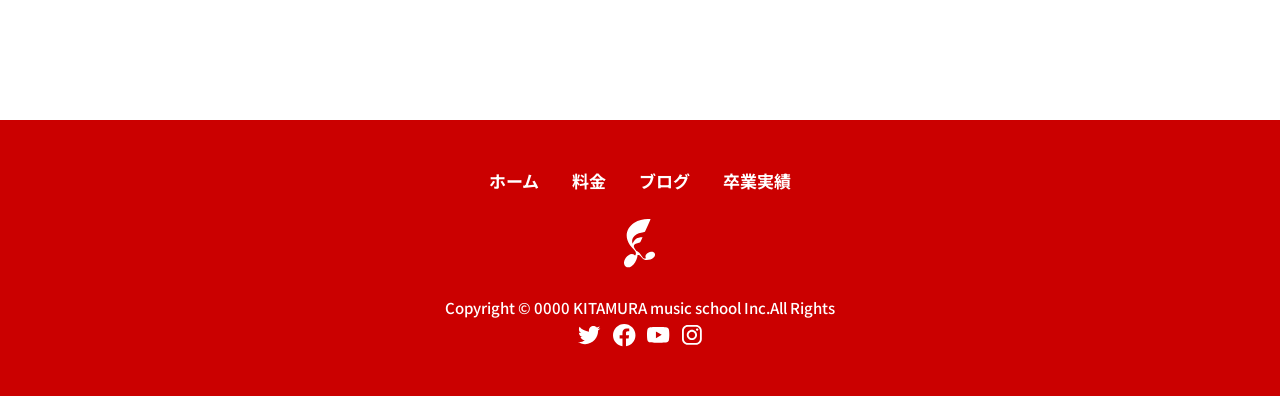
<file: plan.html>
<!DOCTYPE html>
<html lang="ja">
<head>
    <meta charset="UTF-8">
    <meta name="viewport" content="width=device-width, initial-scale=1.0">
    <title>きたむらミュージックスクール</title>
    <link rel="icon" href="./img/01_top/logo_pc.svg" type="image/svg+xml">
    <meta name="description" content="きたむらミュージックスクールの公式サイトです。">
    <meta name="robots" content="noindex">

    <link rel="stylesheet" href="./css/style.css">

    <!-- Google FontsからNoto Sans JPを読み込む -->
    <link rel="preconnect" href="https://fonts.googleapis.com">
    <link rel="preconnect" href="https://fonts.gstatic.com" crossorigin>
    <link href="https://fonts.googleapis.com/css2?family=Noto+Sans+JP:wght@100..900&family=Noto+Serif+JP:wght@200..900&display=swap" rel="stylesheet">
</head>
<body>
    <div id="container" class="l-container--sticky-actions">
        <header class="l-header p-header">
            <div class="l-inner p-header__inner">
                <div class="p-header__logo">
                    <a href="./index.html" class="p-header__logo-link">
                        <span class="p-header__logo-image">
                            <img src="./img/01_top/logo_pc.svg" alt="ロゴ" aria-hidden="true">
                        </span>
                        <span class="p-header__logo-name">
                            <span class="p-header__logo-upper">
                                きたむら
                            </span>
                            <span class="p-header__logo-lower">
                                ミュージックスクール
                            </span>
                        </span>
                    </a>
                </div>
                <button type="button" class="p-header__hamburger sp" aria-label="メニュー" aria-expanded="false">
                    <span aria-hidden="true"></span>
                    <span aria-hidden="true"></span>
                    <span aria-hidden="true"></span>
                </button>
                <nav class="l-header__nav p-header__nav">
                    <ul>
                        <li class="p-header__nav-item">
                            <a href="./plan.html">料金</a>
                        </li>
                        <li class="p-header__nav-item">
                            <a href="./blog_list.html">ブログ</a>
                        </li>
                        <li class="p-header__nav-item">
                            <a href="./result_list.html">卒業実績</a>
                        </li>
                        <li class="p-header__nav-item p-header__nav-item--contact">
                            <a href="./contact.html">お問い合わせ</a>
                        </li>
                    </ul>
                </nav>
            </div>
        </header>
        <main class="l-main p-plan">
            <!-- FVセクション -->
            <div class="c-fv">
                <div class="c-fv__image">
                    <picture>
                        <source media="(min-width: 768px)" srcset="./img/02_plan/p-fv-pc.jpg">
                        <img src="./img/02_plan/p-fv-sp.jpg" alt="音楽で生きるを叶える">
                    </picture>
                </div>
                <div class="c-fv__contents">
                    <h1 class="c-fv__catch">プラン・料金</h1>
                </div>

            </div>
            <nav class="c-breadcrumb c-breadcrumb--linked p-plan-breadcrumb" aria-label="パンくずリスト">
                <div class="l-inner c-breadcrumb__inner">
                    <ol class="c-breadcrumb__list">
                        <li class="c-breadcrumb__item">
                            <a class="c-breadcrumb__link" href="./index.html">ホーム</a>
                        </li>
                        <li class="c-breadcrumb__item">
                            <span class="c-breadcrumb__separator" aria-hidden="true">＞</span>
                            <span class="c-breadcrumb__current" aria-current="page">プラン・料金</span>
                        </li>
                    </ol>
                </div>
            </nav>

            <!-- 料金セクション -->
            <section class="p-plan-price">
                <div class="l-inner">
                    <div class="c-section-title">
                        <h2>料金体系</h2>
                    </div>
                    <div class="p-plan-price__contents">
                        <div class="p-plan-price__fig">
                            <div class="p-plan-price__fee">
                                <p>
                                    入会金 39,000円
                                </p>
                            </div>
                            <div class="p-plan-price__plus">
                                <img src="./img/02_plan/p-plus-icon2.svg" alt="プラス記号">
                            </div>
                            <div class="p-plan-price__fee">
                                <p>
                                    月額料金
                                </p>
                            </div>
                        </div>
                        <div class="p-plan-price__desc">
                            <p>
                                きたむらミュージックスクールでは、個人に合わせたサポートを行う完全オーダーメイドのプランを用意しており、サポート内容により月額料金が異なります。担当者があなたに最適なプランを提案いたしますので、お気軽にお問い合わせください。※すべての料金は税込価格となります。
                            </p>
                        </div>
                    </div>
                </div>
            </section>

            <!-- プラン内容・月額料金セクション -->
            <section class="p-plan-monthly">
                <div class="l-inner">
                    <div class="c-section-title">
                        <h2>プラン内容・月額料金</h2>
                    </div>
                    <div class="p-plan-monthly__contents">
                        <!-- 横スクロール用の枠 -->
                        <div
                            class="p-plan-monthly__scroll"
                            id="plan-monthly-scroll"
                            role="region"
                            aria-label="料金プランの比較表"
                            tabindex="0"
                        >
                            <!-- 8行×4列の料金比較表 -->
                            <table class="p-plan-monthly__table" aria-label="プラン内容・月額料金">
                                <thead>
                                    <!-- 1行目 -->
                                    <tr class="p-plan-monthly__row p-plan-monthly__row--spacer">
                                        <td class="p-plan-monthly__cell p-plan-monthly__cell--empty"></td>
                                        <td class="p-plan-monthly__cell p-plan-monthly__cell--empty"></td>
                                        <th class="p-plan-monthly__cell p-plan-monthly__cell--plan p-plan-monthly__cell--recommended" scope="col" rowspan="2">
                                            <span class="p-plan-monthly__recommend">おすすめ</span>
                                            <span>スタンダード<br class="sp">プラン</span>
                                        </th>
                                        <td class="p-plan-monthly__cell p-plan-monthly__cell--empty"></td>
                                    </tr>
                                    <!-- 2行目 -->
                                    <tr class="p-plan-monthly__row p-plan-monthly__row--plan">
                                        <td class="p-plan-monthly__cell p-plan-monthly__cell--empty"></td>
                                        <th class="p-plan-monthly__cell p-plan-monthly__cell--plan" scope="col">
                                            ベーシック<br class="sp">プラン
                                        </th>
                                        <th class="p-plan-monthly__cell p-plan-monthly__cell--plan" scope="col">
                                            プレミアムプラン
                                        </th>
                                    </tr>
                                </thead>
                                <tbody>
                                    <!-- 3行目 -->
                                    <tr class="p-plan-monthly__row p-plan-monthly__row--price">
                                        <th class="p-plan-monthly__cell p-plan-monthly__cell--label" scope="row">
                                            月額料金
                                        </th>
                                        <td class="p-plan-monthly__cell p-plan-monthly__cell--price">
                                            39,000円
                                        </td>
                                        <td class="p-plan-monthly__cell p-plan-monthly__cell--price">
                                            59,000円
                                        </td>
                                        <td class="p-plan-monthly__cell p-plan-monthly__cell--price">
                                            128,000円
                                        </td>
                                    </tr>
                                    <!-- 4行目 -->
                                    <tr class="p-plan-monthly__row p-plan-monthly__row--shade">
                                        <th class="p-plan-monthly__cell p-plan-monthly__cell--label" scope="row">
                                            マンツーマン授業
                                        </th>
                                        <td class="p-plan-monthly__cell">
                                            <div class="p-plan-monthly__service">
                                                <span class="c-plan-mark" role="img" aria-label="利用可能"></span>
                                                <span class="p-plan-monthly__detail">週1回</span>
                                            </div>
                                        </td>
                                        <td class="p-plan-monthly__cell">
                                            <div class="p-plan-monthly__service">
                                                <span class="c-plan-mark c-plan-mark--red" role="img" aria-label="利用可能"></span>
                                                <span class="p-plan-monthly__detail">週2回</span>
                                            </div>
                                        </td>
                                        <td class="p-plan-monthly__cell">
                                            <div class="p-plan-monthly__service">
                                                <span class="c-plan-mark" role="img" aria-label="利用可能"></span>
                                                <span class="p-plan-monthly__detail">無制限</span>
                                            </div>
                                        </td>
                                    </tr>
                                    <!-- 5行目 -->
                                    <tr class="p-plan-monthly__row">
                                        <th class="p-plan-monthly__cell p-plan-monthly__cell--label" scope="row">
                                            ビジネス基本講座
                                        </th>
                                        <td class="p-plan-monthly__cell">
                                            <span class="c-plan-mark" role="img" aria-label="利用可能"></span>
                                        </td>
                                        <td class="p-plan-monthly__cell">
                                            <span class="c-plan-mark c-plan-mark--red" role="img" aria-label="利用可能"></span>
                                        </td>
                                        <td class="p-plan-monthly__cell">
                                            <span class="c-plan-mark" role="img" aria-label="利用可能"></span>
                                        </td>
                                    </tr>
                                    <!-- 6行目 -->
                                    <tr class="p-plan-monthly__row p-plan-monthly__row--shade">
                                        <th class="p-plan-monthly__cell p-plan-monthly__cell--label" scope="row">
                                            練習ROOM利用
                                        </th>
                                        <td class="p-plan-monthly__cell">
                                            <div class="p-plan-monthly__service">
                                                <span class="c-plan-mark" role="img" aria-label="利用可能"></span>
                                                <span class="p-plan-monthly__detail">月10時間</span>
                                            </div>
                                        </td>
                                        <td class="p-plan-monthly__cell">
                                            <div class="p-plan-monthly__service">
                                                <span class="c-plan-mark c-plan-mark--red" role="img" aria-label="利用可能"></span>
                                                <span class="p-plan-monthly__detail">月20時間</span>
                                            </div>
                                        </td>
                                        <td class="p-plan-monthly__cell">
                                            <div class="p-plan-monthly__service">
                                                <span class="c-plan-mark" role="img" aria-label="利用可能"></span>
                                                <span class="p-plan-monthly__detail">無制限</span>
                                            </div>
                                        </td>
                                    </tr>
                                    <!-- 7行目 -->
                                    <tr class="p-plan-monthly__row">
                                        <th class="p-plan-monthly__cell p-plan-monthly__cell--label" scope="row">
                                            ビジネスコンサル
                                        </th>
                                        <td class="p-plan-monthly__cell">
                                            <span class="c-plan-mark c-plan-mark--dash" role="img" aria-label="対象外"></span>
                                        </td>
                                        <td class="p-plan-monthly__cell">
                                            <div class="p-plan-monthly__service">
                                                <span class="c-plan-mark c-plan-mark--red" role="img" aria-label="利用可能"></span>
                                                <span class="p-plan-monthly__detail">月2回</span>
                                            </div>
                                        </td>
                                        <td class="p-plan-monthly__cell">
                                            <div class="p-plan-monthly__service">
                                                <span class="c-plan-mark" role="img" aria-label="利用可能"></span>
                                                <span class="p-plan-monthly__detail">月3回</span>
                                            </div>
                                        </td>
                                    </tr>
                                    <!-- 8行目 -->
                                    <tr class="p-plan-monthly__row p-plan-monthly__row--shade">
                                        <th class="p-plan-monthly__cell p-plan-monthly__cell--label" scope="row">
                                            コミュニティ<br class="sp">参加資格
                                        </th>
                                        <td class="p-plan-monthly__cell">
                                            <span class="c-plan-mark c-plan-mark--dash" role="img" aria-label="対象外"></span>
                                        </td>
                                        <td class="p-plan-monthly__cell">
                                            <span class="c-plan-mark c-plan-mark--dash" role="img" aria-label="対象外"></span>
                                        </td>
                                        <td class="p-plan-monthly__cell">
                                            <span class="c-plan-mark" role="img" aria-label="利用可能"></span>
                                        </td>
                                    </tr>
                                </tbody>
                            </table>
                        </div>

                        <!-- スクロールバーのスライダー -->
                        <input
                            class="p-plan-monthly__scroll-control"
                            type="range"
                            min="0"
                            max="100"
                            step="any"
                            value="0"
                            aria-label="料金表の横スクロール"
                            aria-controls="plan-monthly-scroll"
                        >
                    </div>
                    <div class="p-plan-monthly__desc">
                        <p>
                            ※各サービスは１回ごとのオプション追加が可能です。詳しくは事務局までお問い合わせください。
                        </p>
                    </div>
                </div>


            </section>
            <!-- お問い合わせ・トップへ戻るボタン -->
            <div class="p-footer-actions p-footer-actions--sticky">
                <div class="p-footer-actions__inquiry">
                    <a href="./contact.html" class="c-inquiry">お問い合わせ</a>
                </div>
                <a href="#" class="c-top p-footer-actions__top">
                    <div class="btn__top-icon">
                        <img src="./img/01_top/arrow-top.svg" alt="トップへ戻る">
                    </div>
                </a>
            </div>
        </main>

        <footer>
            <div class="l-footer p-footer">
                <div class="l-inner">
                    <div class="p-footer__contents">
                        <!-- ナビゲーション設置 -->
                        <nav class="p-footer__nav">
                            <ul class="p-footer__nav-list">
                                <li class="p-footer__nav-item">
                                    <a href="./index.html" class="p-footer__nav-link">ホーム</a>
                                </li>
                                <li class="p-footer__nav-item">
                                    <a href="./plan.html" class="p-footer__nav-link">料金</a>
                                </li>
                                <li class="p-footer__nav-item">
                                    <a href="./blog_list.html" class="p-footer__nav-link">ブログ</a>
                                </li>
                                <li class="p-footer__nav-item">
                                    <a href="./result_list.html" class="p-footer__nav-link">卒業実績</a>
                                </li>
                            </ul>
                        </nav>
                        <div class="p-footer__logo">
                            <a href="./index.html#">
                                <img src="./img/01_top/logo_footer.svg" alt="logo">
                            </a>
                        </div>
                        <!-- コピーライト -->
                        <div class="p-footer__copyright">
                            <p>
                                Copyright &copy; 0000 KITAMURA music school Inc.<br class="sp">All Rights
                            </p>
                        </div>
                    </div>
                    <!-- SNSアイコン -->
                    <ul class="p-footer__sns">
                        <li class="p-footer__sns-item">
                            <a href="https://x.com/home" class="p-footer__sns-link" target="_blank" rel="noopener noreferrer">
                                <img src="./img/01_top/icon-twitter.svg" alt="twitter">
                            </a>
                        </li>
                        <li class="p-footer__sns-item">
                            <a href="https://www.facebook.com/" class="p-footer__sns-link" target="_blank" rel="noopener noreferrer">
                                <img src="./img/01_top/icon-facebook.svg" alt="facebook">
                            </a>
                        </li>
                        <li class="p-footer__sns-item">
                            <a href="https://www.youtube.com/" class="p-footer__sns-link" target="_blank" rel="noopener noreferrer">
                                <img src="./img/01_top/icon-youtube.svg" alt="youtube">
                            </a>
                        </li>
                        <li class="p-footer__sns-item">
                            <a href="https://www.instagram.com/" class="p-footer__sns-link p-footer__sns-link--instagram" target="_blank" rel="noopener noreferrer">
                                <img src="./img/01_top/icon-instagram.svg" alt="instagram">
                            </a>
                        </li>
                    </ul>
                </div>
            </div>
        </footer>

    </div>
    <script src="https://ajax.googleapis.com/ajax/libs/jquery/3.7.1/jquery.min.js"></script>
    <script src="js/main.js"></script>
</body>
</html>
</file>
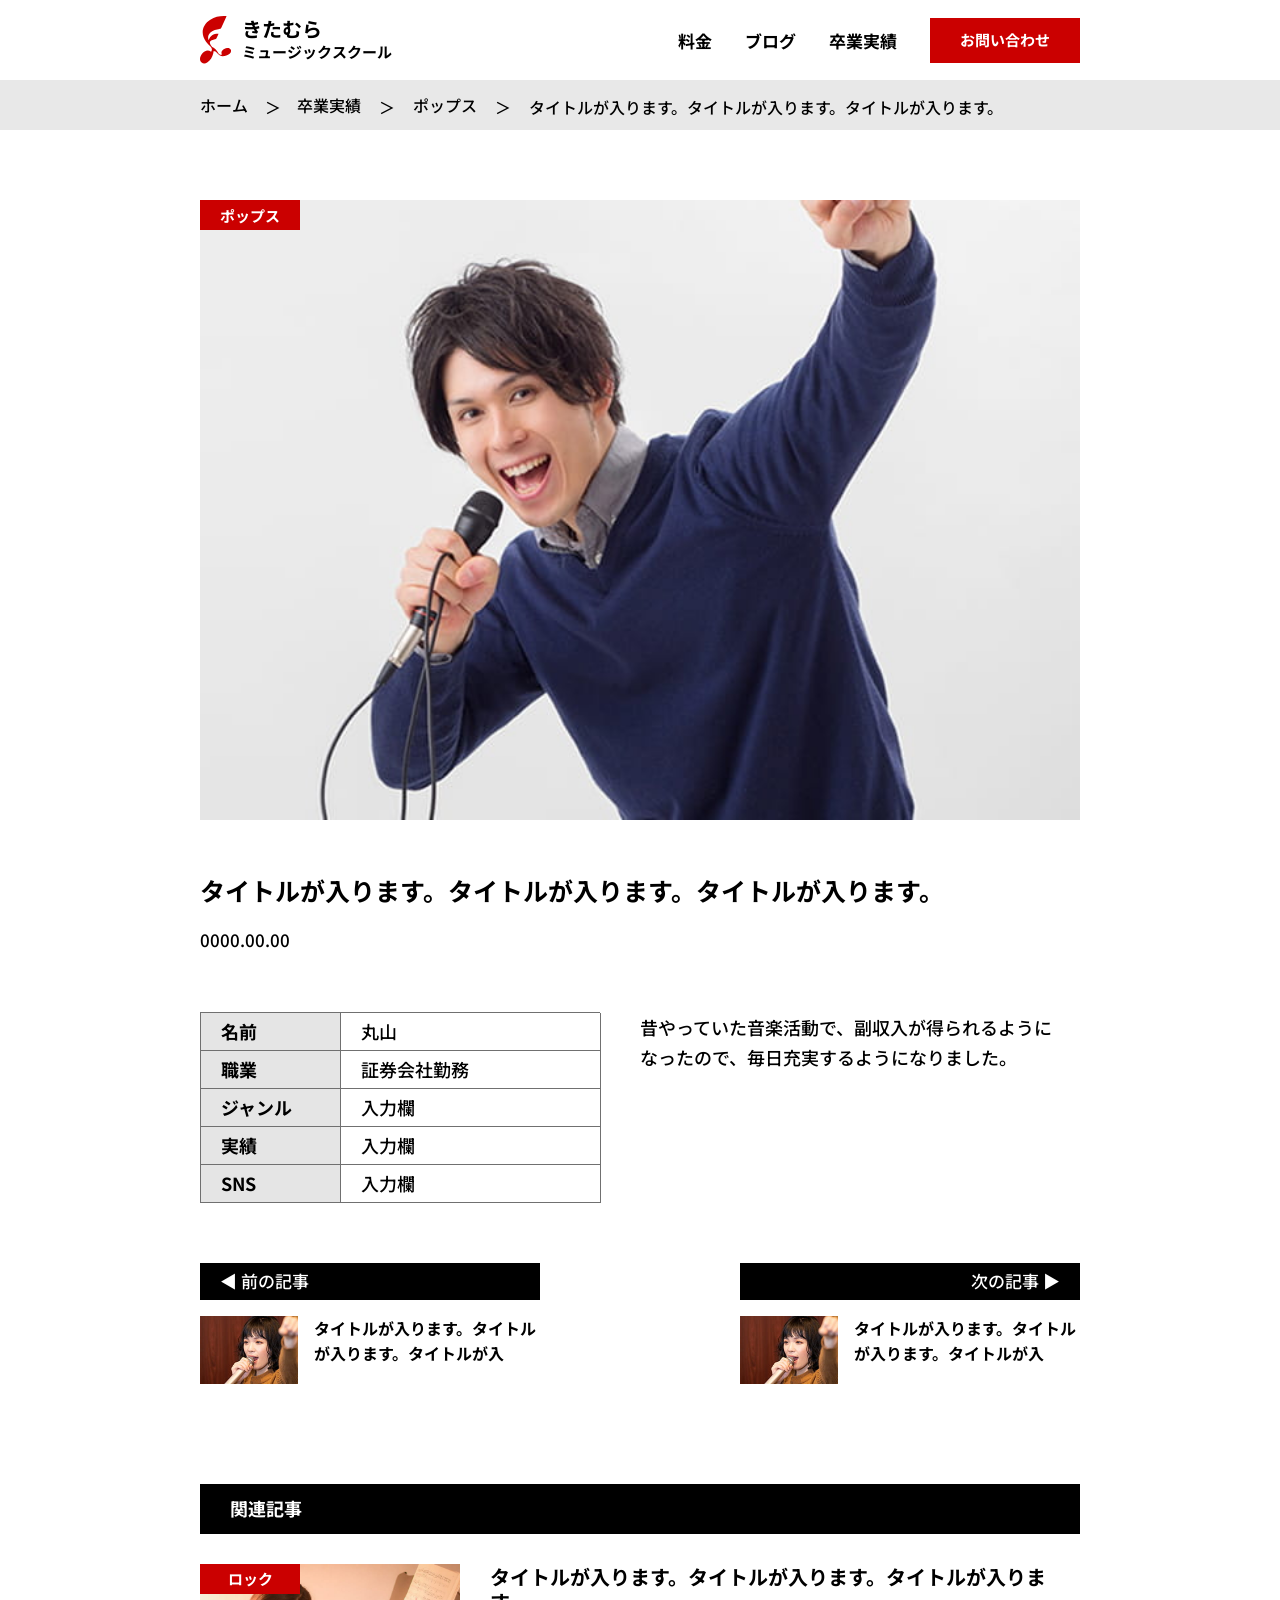
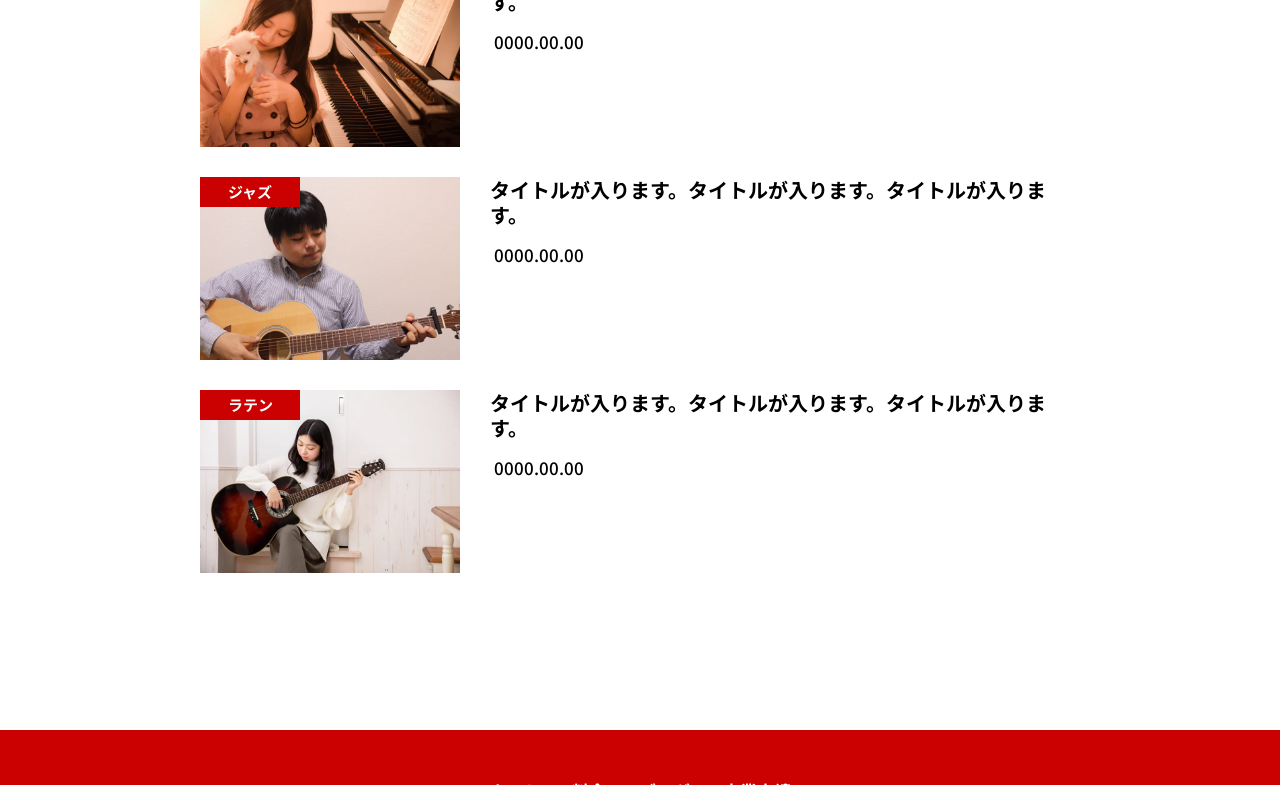
<file: result_details.html>
<!DOCTYPE html>
<html lang="ja">
<head>
    <meta charset="UTF-8">
    <meta name="viewport" content="width=device-width, initial-scale=1.0">
    <title>きたむらミュージックスクール</title>
    <link rel="icon" href="./img/01_top/logo_pc.svg" type="image/svg+xml">
    <meta name="description" content="きたむらミュージックスクールの公式サイトです。">
    <meta name="robots" content="noindex">

    <link rel="stylesheet" href="./css/style.css">

    <!-- Google FontsからNoto Sans JPを読み込む -->
    <link rel="preconnect" href="https://fonts.googleapis.com">
    <link rel="preconnect" href="https://fonts.gstatic.com" crossorigin>
    <link href="https://fonts.googleapis.com/css2?family=Noto+Sans+JP:wght@100..900&family=Noto+Serif+JP:wght@200..900&display=swap" rel="stylesheet">
</head>
<body>
    <div id="container" class="l-container--sticky-actions">
        <header class="l-header p-header">
            <div class="l-inner p-header__inner">
                <div class="p-header__logo">
                    <a href="./index.html" class="p-header__logo-link">
                        <span class="p-header__logo-image">
                            <img src="./img/01_top/logo_pc.svg" alt="ロゴ" aria-hidden="true">
                        </span>
                        <span class="p-header__logo-name">
                            <span class="p-header__logo-upper">
                                きたむら
                            </span>
                            <span class="p-header__logo-lower">
                                ミュージックスクール
                            </span>
                        </span>
                    </a>
                </div>
                <button type="button" class="p-header__hamburger sp" aria-label="メニュー" aria-expanded="false">
                    <span aria-hidden="true"></span>
                    <span aria-hidden="true"></span>
                    <span aria-hidden="true"></span>
                </button>
                <nav class="l-header__nav p-header__nav">
                    <ul>
                        <li class="p-header__nav-item">
                            <a href="./plan.html">料金</a>
                        </li>
                        <li class="p-header__nav-item">
                            <a href="./blog_list.html">ブログ</a>
                        </li>
                        <li class="p-header__nav-item">
                            <a href="./result_list.html">卒業実績</a>
                        </li>
                        <li class="p-header__nav-item p-header__nav-item--contact">
                            <a href="./contact.html">お問い合わせ</a>
                        </li>
                    </ul>
                </nav>
            </div>
        </header>
        <main class="l-main">
            <!-- パンくずリスト -->
            <nav class="c-breadcrumb c-breadcrumb--linked c-breadcrumb--ultra-tall p-result-breadcrumb" aria-label="パンくずリスト">
                <div class="l-inner c-breadcrumb__inner">
                    <ol class="c-breadcrumb__list">
                        <li class="c-breadcrumb__item p-result-breadcrumb__home"><a class="c-breadcrumb__link" href="./index.html">ホーム</a><span class="c-breadcrumb__separator" aria-hidden="true">＞</span></li>
                        <li class="c-breadcrumb__item p-result-breadcrumb__results"><a class="c-breadcrumb__link" href="./result_list.html">卒業実績</a><span class="c-breadcrumb__separator" aria-hidden="true">＞</span></li>
                        <li class="c-breadcrumb__item p-result-breadcrumb__category"><a class="c-breadcrumb__link" href="./result_list.html">ポップス</a><span class="c-breadcrumb__separator" aria-hidden="true">＞</span></li>
                        <li class="c-breadcrumb__item p-result-breadcrumb__article"><span class="c-breadcrumb__current" aria-current="page">タイトルが入ります。タイトルが入ります。タイトルが入ります。</span></li>
                    </ol>
                </div>
            </nav>
            <div class="l-inner">
                <div class="p-result-detail">
                    <!-- 卒業実績の本文 -->
                    <section class="p-result-detail__headline">
                        <div class="p-result-detail__eyecatch">
                            <picture>
                                <source media="(min-width: 768px)" srcset="./img/09_result_details/result_detail_eyecatch-pc.jpg">
                                <img src="./img/09_result_details/result_detail_eyecatch-sp.jpg" alt="ポップス">
                            </picture>
                            <div class="p-result-detail__caption c-label">
                                <p>
                                    ポップス
                                </p>
                            </div>
                        </div>
                        <div class="p-result-detail__title">
                            <h1>
                                タイトルが入ります。タイトルが入ります。タイトルが入ります。
                            </h1>
                        </div>
                        <div class="p-result-detail__date">
                            <span>0000.00.00</span>
                        </div>
                        <div class="p-result-detail__main">
                            <dl class="p-result-detail__table">
                                <dt class="p-result-detail__category p-result-detail__category--2">名前</dt>
                                <dd class="p-result-detail__breakdown">丸山</dd>

                                <dt class="p-result-detail__category p-result-detail__category--2">職業</dt>
                                <dd class="p-result-detail__breakdown">証券会社勤務</dd>

                                <dt class="p-result-detail__category p-result-detail__category--2">ジャンル</dt>
                                <dd class="p-result-detail__breakdown">入力欄</dd>

                                <dt class="p-result-detail__category p-result-detail__category--2">実績</dt>
                                <dd class="p-result-detail__breakdown">入力欄</dd>

                                <dt class="p-result-detail__category p-result-detail__category--2">SNS</dt>
                                <dd class="p-result-detail__breakdown">入力欄</dd>
                            </dl>

                            <div class="p-result-detail__summary">
                                <p>
                                    昔やっていた音楽活動で、副収入が得られるように<span>なったので、毎日充実するようになりました。</span>
                                </p>
                            </div>
                        </div>

                    </section>


                        <!-- 前後の記事・関連記事 -->
                        <div class="p-result-detail__reference">
                            <div class="p-post-navigation p-result-detail__navigation">
                                <a href="#" class="p-post-navigation__item">
                                    <div class="p-post-navigation__label p-result-detail__navigation-label p-post-navigation__label--prev">
                                        <p>◀︎ 前の記事</p>
                                    </div>
                                    <div class="p-post-navigation__contents">
                                        <div class="p-post-navigation__image">
                                            <img src="./img/04_b_detail/bd-kiji-pc.jpg" alt="記事画像">
                                        </div>
                                        <div class="p-post-navigation__title p-result-detail__navigation-title">
                                            <p>
                                                タイトルが入ります。タイトルが入ります。タイトルが入
                                            </p>
                                        </div>
                                    </div>
                                </a>
                                <a href="#" class="p-post-navigation__item">
                                    <div class="p-post-navigation__label p-result-detail__navigation-label p-post-navigation__label--next p-result-detail__navigation-label--next">
                                        <p>次の記事 ▶︎</p>
                                    </div>
                                    <div class="p-post-navigation__contents">
                                        <div class="p-post-navigation__image">
                                            <img src="./img/04_b_detail/bd-kiji-pc.jpg" alt="記事画像">
                                        </div>
                                        <div class="p-post-navigation__title p-result-detail__navigation-title">
                                            <p>
                                                タイトルが入ります。タイトルが入ります。タイトルが入
                                            </p>
                                        </div>
                                    </div>
                                </a>
                            </div>

                            <div class="p-related-posts">
                                <div class="c-title-banner c-title-banner--related">
                                    <p>関連記事</p>
                                </div>
                                <div class="p-related-posts__contents">
                                    <a href="#" class="p-related-posts__item">
                                        <div class="p-related-posts__image p-result-detail__related-image">
                                            <img src="./img/08_result_list/result_list02.jpg" alt="ロック">
                                            <div class="p-related-posts__label p-result-detail__related-label c-label">
                                                <p>
                                                    ロック
                                                </p>
                                            </div>
                                        </div>
                                        <div class="p-related-posts__text">
                                            <div class="p-related-posts__title">
                                                <p>
                                                    タイトルが入ります。タイトル<span class="pc">が入ります。タイトルが入ります。</span>
                                                </p>
                                            </div>
                                            <div class="p-related-posts__date">
                                                <span>0000.00.00</span>
                                            </div>
                                        </div>
                                    </a>
                                    <a href="#" class="p-related-posts__item">
                                        <div class="p-related-posts__image p-result-detail__related-image">
                                            <img src="./img/08_result_list/result_list03.jpg" alt="ジャズ">
                                            <div class="p-related-posts__label p-result-detail__related-label c-label">
                                                <p>
                                                    ジャズ
                                                </p>
                                            </div>
                                        </div>
                                        <div class="p-related-posts__text">
                                            <div class="p-related-posts__title">
                                                <p>
                                                    タイトルが入ります。タイトル<span class="pc">が入ります。タイトルが入ります。</span>
                                                </p>
                                            </div>
                                            <div class="p-related-posts__date">
                                                <span>0000.00.00</span>
                                            </div>
                                        </div>
                                    </a>
                                    <a href="#" class="p-related-posts__item">
                                        <div class="p-related-posts__image p-result-detail__related-image">
                                            <img src="./img/09_result_details/result_detail_related03-pc.jpg" alt="ラテン">
                                            <div class="p-related-posts__label p-result-detail__related-label c-label">
                                                <p>
                                                    ラテン
                                                </p>
                                            </div>
                                        </div>
                                        <div class="p-related-posts__text">
                                            <div class="p-related-posts__title">
                                                <p>
                                                    タイトルが入ります。タイトル<span class="pc">が入ります。タイトルが入ります。</span>
                                                </p>
                                            </div>
                                            <div class="p-related-posts__date">
                                                <span>0000.00.00</span>
                                            </div>
                                        </div>
                                    </a>
                                </div>
                            </div>
                        </div>


                </div>
            </div>

            <!-- お問い合わせ・トップへ戻るボタン -->
            <div class="p-footer-actions p-footer-actions--sticky">
                <div class="p-footer-actions__inquiry">
                    <a href="./contact.html" class="c-inquiry">お問い合わせ</a>
                </div>
                <a href="#" class="c-top p-footer-actions__top">
                    <div class="btn__top-icon">
                        <img src="./img/01_top/arrow-top.svg" alt="トップへ戻る">
                    </div>
                </a>
            </div>
        </main>

        <footer>
            <div class="l-footer p-footer">
                <div class="l-inner">
                    <div class="p-footer__contents">
                        <!-- ナビゲーション設置 -->
                        <nav class="p-footer__nav">
                            <ul class="p-footer__nav-list">
                                <li class="p-footer__nav-item">
                                    <a href="./index.html" class="p-footer__nav-link">ホーム</a>
                                </li>
                                <li class="p-footer__nav-item">
                                    <a href="./plan.html" class="p-footer__nav-link">料金</a>
                                </li>
                                <li class="p-footer__nav-item">
                                    <a href="./blog_list.html" class="p-footer__nav-link">ブログ</a>
                                </li>
                                <li class="p-footer__nav-item">
                                    <a href="./result_list.html" class="p-footer__nav-link">卒業実績</a>
                                </li>
                            </ul>
                        </nav>
                        <div class="p-footer__logo">
                            <a href="./index.html#">
                                <img src="./img/01_top/logo_footer.svg" alt="logo">
                            </a>
                        </div>
                        <!-- コピーライト -->
                        <div class="p-footer__copyright">
                            <p>
                                Copyright &copy; 0000 KITAMURA music school Inc.<br class="sp">All Rights
                            </p>
                        </div>
                    </div>
                    <!-- SNSアイコン -->
                    <ul class="p-footer__sns">
                        <li class="p-footer__sns-item">
                            <a href="https://x.com/home" class="p-footer__sns-link" target="_blank" rel="noopener noreferrer">
                                <img src="./img/01_top/icon-twitter.svg" alt="twitter">
                            </a>
                        </li>
                        <li class="p-footer__sns-item">
                            <a href="https://www.facebook.com/" class="p-footer__sns-link" target="_blank" rel="noopener noreferrer">
                                <img src="./img/01_top/icon-facebook.svg" alt="facebook">
                            </a>
                        </li>
                        <li class="p-footer__sns-item">
                            <a href="https://www.youtube.com/" class="p-footer__sns-link" target="_blank" rel="noopener noreferrer">
                                <img src="./img/01_top/icon-youtube.svg" alt="youtube">
                            </a>
                        </li>
                        <li class="p-footer__sns-item">
                            <a href="https://www.instagram.com/" class="p-footer__sns-link p-footer__sns-link--instagram" target="_blank" rel="noopener noreferrer">
                                <img src="./img/01_top/icon-instagram.svg" alt="instagram">
                            </a>
                        </li>
                    </ul>
                </div>
            </div>
        </footer>

    </div>
    <script src="https://ajax.googleapis.com/ajax/libs/jquery/3.7.1/jquery.min.js"></script>
    <script src="js/main.js"></script>
</body>
</html>
</file>
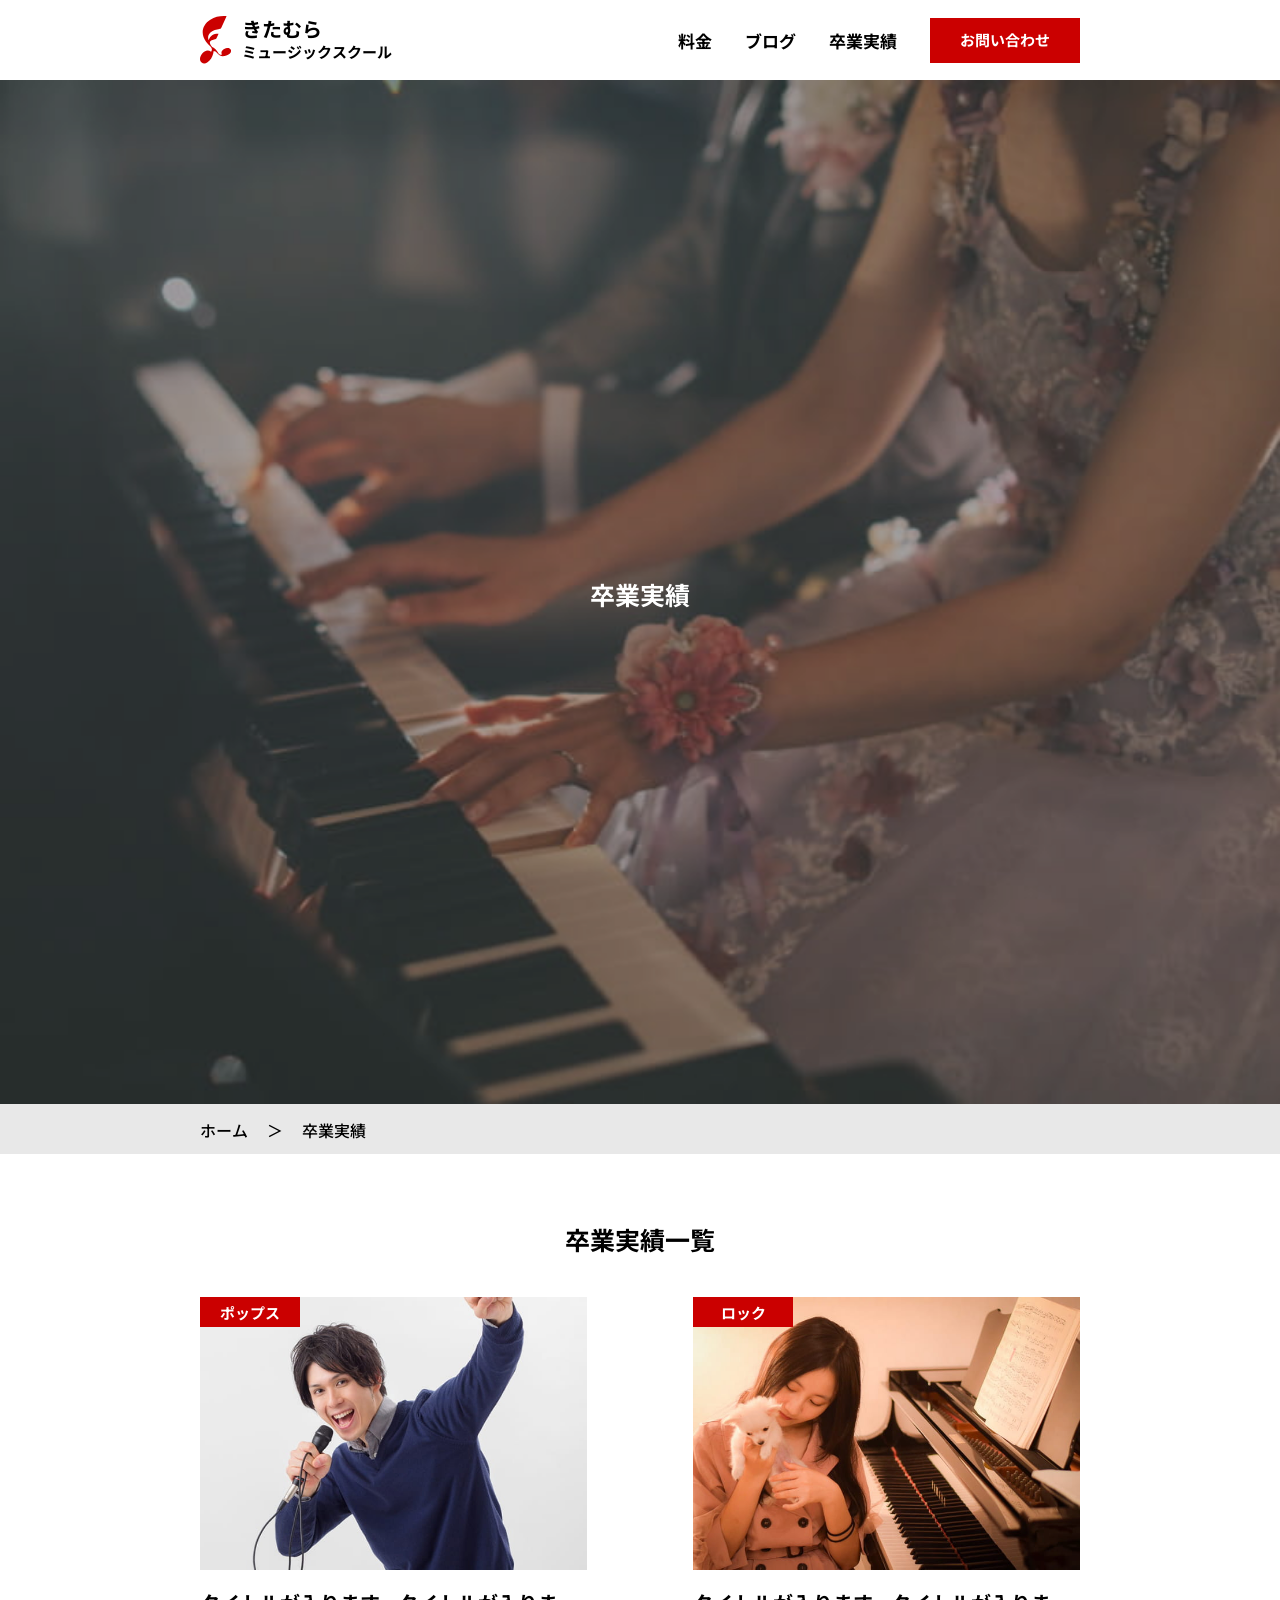
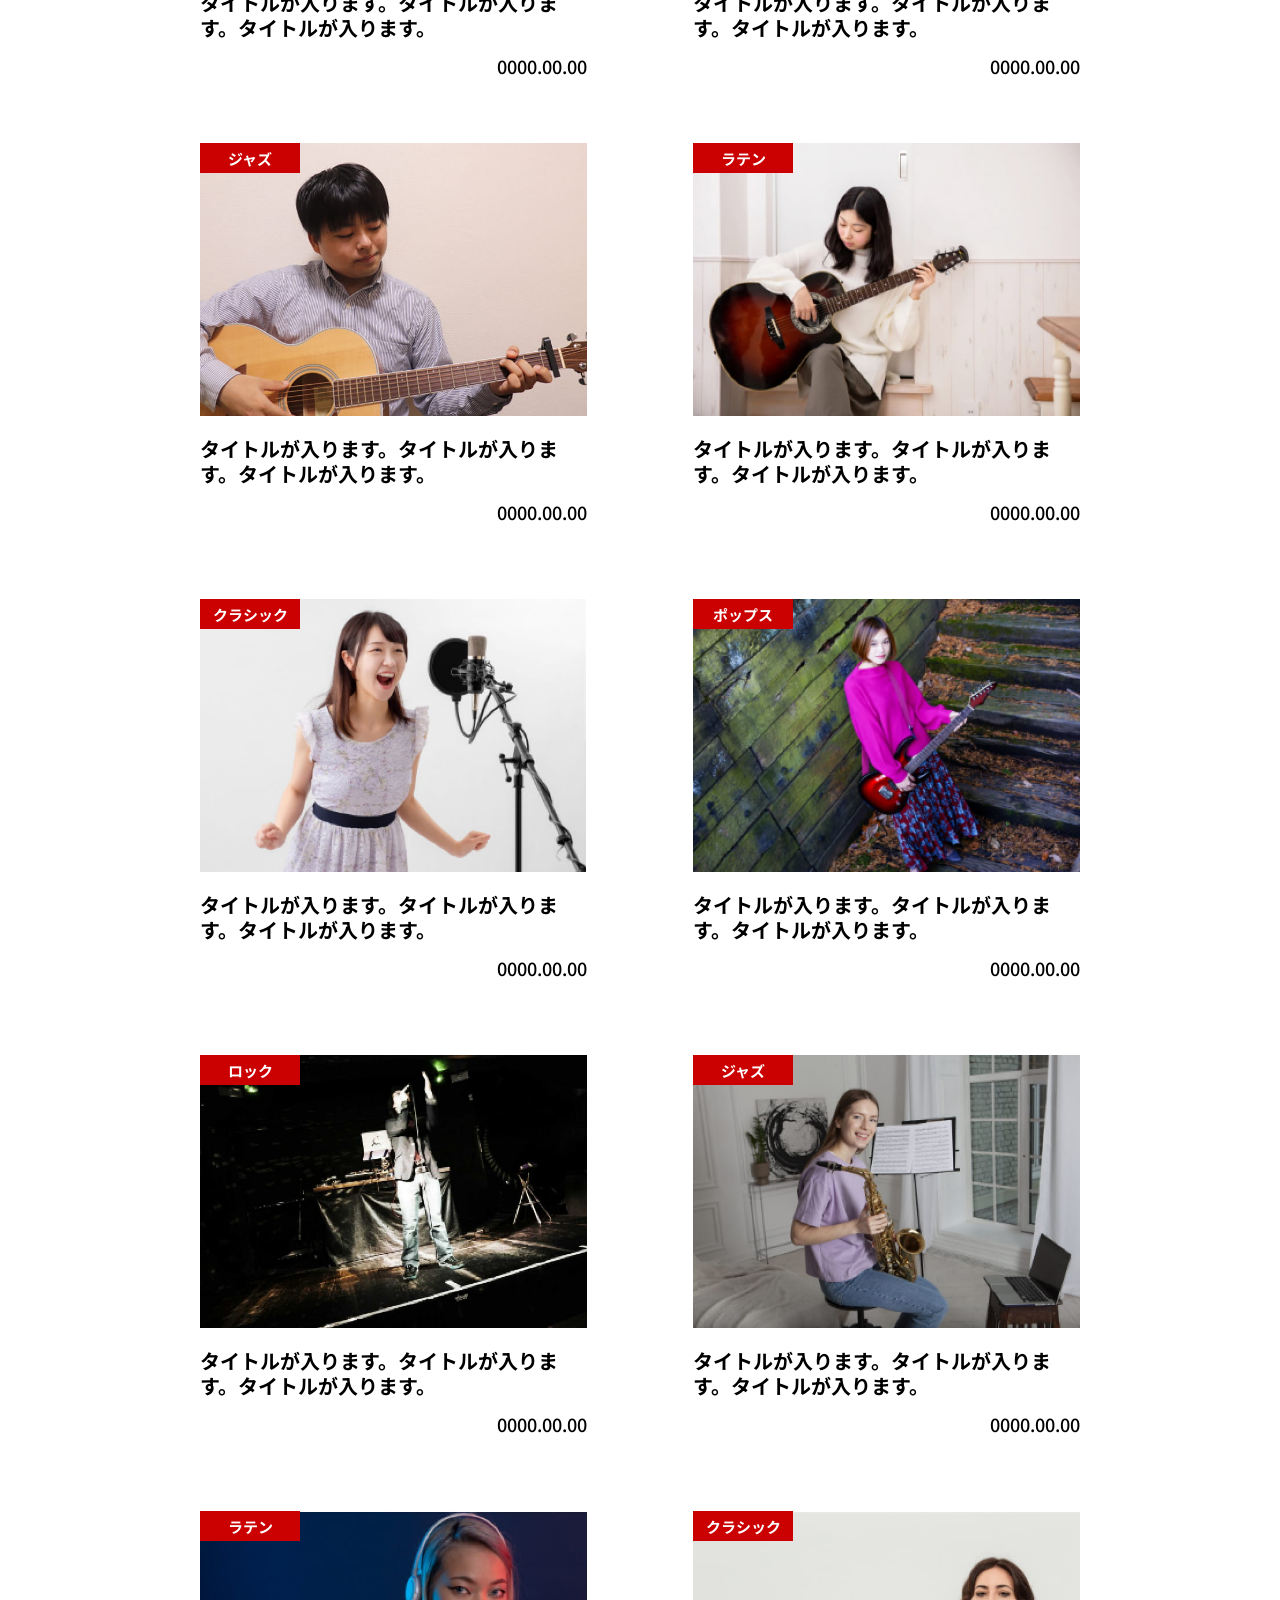
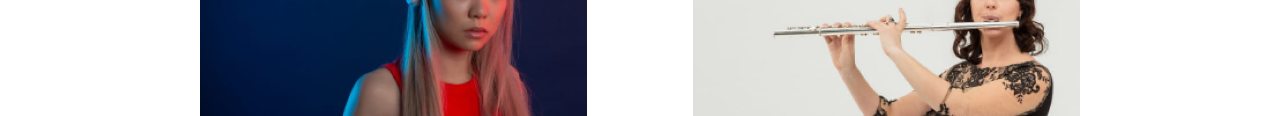
<file: result_list.html>
<!DOCTYPE html>
<html lang="ja">
<head>
    <meta charset="UTF-8">
    <meta name="viewport" content="width=device-width, initial-scale=1.0">
    <title>きたむらミュージックスクール</title>
    <link rel="icon" href="./img/01_top/logo_pc.svg" type="image/svg+xml">
    <meta name="description" content="きたむらミュージックスクールの公式サイトです。">
    <meta name="robots" content="noindex">

    <link rel="stylesheet" href="./css/style.css">

    <!-- Google FontsからNoto Sans JPを読み込む -->
    <link rel="preconnect" href="https://fonts.googleapis.com">
    <link rel="preconnect" href="https://fonts.gstatic.com" crossorigin>
    <link href="https://fonts.googleapis.com/css2?family=Noto+Sans+JP:wght@100..900&family=Noto+Serif+JP:wght@200..900&display=swap" rel="stylesheet">
</head>
<body>
    <div id="container" class="l-container--sticky-actions">
        <header class="l-header p-header">
            <div class="l-inner p-header__inner">
                <div class="p-header__logo">
                    <a href="./index.html" class="p-header__logo-link">
                        <span class="p-header__logo-image">
                            <img src="./img/01_top/logo_pc.svg" alt="ロゴ" aria-hidden="true">
                        </span>
                        <span class="p-header__logo-name">
                            <span class="p-header__logo-upper">
                                きたむら
                            </span>
                            <span class="p-header__logo-lower">
                                ミュージックスクール
                            </span>
                        </span>
                    </a>
                </div>
                <button type="button" class="p-header__hamburger sp" aria-label="メニュー" aria-expanded="false">
                    <span aria-hidden="true"></span>
                    <span aria-hidden="true"></span>
                    <span aria-hidden="true"></span>
                </button>
                <nav class="l-header__nav p-header__nav">
                    <ul>
                        <li class="p-header__nav-item">
                            <a href="./plan.html">料金</a>
                        </li>
                        <li class="p-header__nav-item">
                            <a href="./blog_list.html">ブログ</a>
                        </li>
                        <li class="p-header__nav-item">
                            <a href="./result_list.html">卒業実績</a>
                        </li>
                        <li class="p-header__nav-item p-header__nav-item--contact">
                            <a href="./contact.html">お問い合わせ</a>
                        </li>
                    </ul>
                </nav>
            </div>
        </header>
        <main class="l-main">
            <!-- FVセクション -->
            <div class="c-fv">
                <div class="c-fv__image">
                    <picture>
                        <source media="(min-width: 768px)" srcset="./img/08_result_list/result_list-pc.jpg">
                        <img src="./img/08_result_list/result_list-sp.jpg" alt="音楽で生きるを叶える">
                    </picture>
                </div>
                <div class="c-fv__contents">
                    <h1 class="c-fv__catch">卒業実績</h1>
                </div>

            </div>
            <nav class="c-breadcrumb c-breadcrumb--linked" aria-label="パンくずリスト">
                <div class="l-inner c-breadcrumb__inner">
                    <ol class="c-breadcrumb__list">
                        <li class="c-breadcrumb__item">
                            <a class="c-breadcrumb__link" href="./index.html">ホーム</a>
                        </li>
                        <li class="c-breadcrumb__item">
                            <span class="c-breadcrumb__separator" aria-hidden="true">＞</span>
                            <span class="c-breadcrumb__current" aria-current="page">卒業実績</span>
                        </li>
                    </ol>
                </div>
            </nav>

            <!-- ブログ一覧セクション -->
            <section class="p-results-list">
                <div class="l-inner">
                    <div class="c-section-title">
                        <h2>卒業実績一覧</h2>
                    </div>
                    <div class="p-results-list__contents">
                        <a class="p-results-list__item" href="./result_details.html">
                            <div class="p-results-list__image">
                                <picture>
                                    <source media="(min-width: 768px)" srcset="./img/08_result_list/result_list01.jpg">
                                    <img src="./img/08_result_list/result_list01-sp.jpg" alt="ポップス">
                                </picture>

                                <div class="p-results-list__caption c-label">
                                    <p>
                                        ポップス
                                    </p>
                                </div>
                            </div>
                            <div class="p-results-list__textarea">
                                <div class="p-results-list__title">
                                    <h3>
                                        タイトルが入ります。タイトルが入ります。タイトルが入ります。
                                    </h3>
                                </div>
                                <div class="p-results-list__date">
                                    <span>
                                        0000.00.00
                                    </span>
                                </div>
                            </div>
                        </a>

                        <a class="p-results-list__item" href="./result_details.html">
                            <div class="p-results-list__image">
                                <picture>
                                    <source media="(min-width: 768px)" srcset="./img/08_result_list/result_list02.jpg">
                                    <img src="./img/08_result_list/result_list02-sp.jpg" alt="ロック">
                                </picture>
                                <div class="p-results-list__caption c-label">
                                    <p>
                                        ロック
                                    </p>
                                </div>
                            </div>
                            <div class="p-results-list__textarea">
                                <div class="p-results-list__title">
                                    <h3>
                                        タイトルが入ります。タイトルが入ります。タイトルが入ります。
                                    </h3>
                                </div>
                                <div class="p-results-list__date">
                                    <span>
                                        0000.00.00
                                    </span>
                                </div>
                            </div>
                        </a>

                        <a class="p-results-list__item" href="./result_details.html">
                            <div class="p-results-list__image">
                                <picture>
                                    <source media="(min-width: 768px)" srcset="./img/08_result_list/result_list03.jpg">
                                    <img src="./img/08_result_list/result_list03-sp.jpg" alt="ジャズ">
                                </picture>
                                <div class="p-results-list__caption c-label">
                                    <p>
                                        ジャズ
                                    </p>
                                </div>
                            </div>
                            <div class="p-results-list__textarea">
                                <div class="p-results-list__title">
                                    <h3>
                                        タイトルが入ります。タイトルが入ります。タイトルが入ります。
                                    </h3>
                                </div>
                                <div class="p-results-list__date">
                                    <span>
                                        0000.00.00
                                    </span>
                                </div>
                            </div>
                        </a>

                        <a class="p-results-list__item" href="./result_details.html">
                            <div class="p-results-list__image">
                                <picture>
                                    <source media="(min-width: 768px)" srcset="./img/08_result_list/result_list04.jpg">
                                    <img src="./img/08_result_list/result_list04-sp.jpg" alt="ラテン">
                                </picture>
                                <div class="p-results-list__caption c-label">
                                    <p>
                                        ラテン
                                    </p>
                                </div>
                            </div>
                            <div class="p-results-list__textarea">
                                <div class="p-results-list__title">
                                    <h3>
                                        タイトルが入ります。タイトルが入ります。タイトルが入ります。
                                    </h3>
                                </div>
                                <div class="p-results-list__date">
                                    <span>
                                        0000.00.00
                                    </span>
                                </div>
                            </div>
                        </a>

                        <a class="p-results-list__item" href="./result_details.html">
                            <div class="p-results-list__image">
                                <picture>
                                    <source media="(min-width: 768px)" srcset="./img/08_result_list/result_list05.jpg">
                                    <img src="./img/08_result_list/result_list05-sp.jpg" alt="クラシック">
                                </picture>
                                <div class="p-results-list__caption c-label">
                                    <p>
                                        クラシック
                                    </p>
                                </div>
                            </div>
                            <div class="p-results-list__textarea">
                                <div class="p-results-list__title">
                                    <h3>
                                        タイトルが入ります。タイトルが入ります。タイトルが入ります。
                                    </h3>
                                </div>
                                <div class="p-results-list__date">
                                    <span>
                                        0000.00.00
                                    </span>
                                </div>
                            </div>
                        </a>

                        <a class="p-results-list__item" href="./result_details.html">
                            <div class="p-results-list__image">
                                <picture>
                                    <source media="(min-width: 768px)" srcset="./img/08_result_list/result_list06.jpg">
                                    <img src="./img/08_result_list/result_list06-sp.jpg" alt="ポップス">
                                </picture>
                                <div class="p-results-list__caption c-label">
                                    <p>
                                        ポップス
                                    </p>
                                </div>
                            </div>
                            <div class="p-results-list__textarea">
                                <div class="p-results-list__title">
                                    <h3>
                                        タイトルが入ります。タイトルが入ります。タイトルが入ります。
                                    </h3>
                                </div>
                                <div class="p-results-list__date">
                                    <span>
                                        0000.00.00
                                    </span>
                                </div>
                            </div>
                        </a>

                        <a class="p-results-list__item" href="./result_details.html">
                            <div class="p-results-list__image">
                                <picture>
                                    <source media="(min-width: 768px)" srcset="./img/08_result_list/result_list07.jpg">
                                    <img src="./img/08_result_list/result_list07-sp.jpg" alt="ロック">
                                </picture>
                                <div class="p-results-list__caption c-label">
                                    <p>
                                        ロック
                                    </p>
                                </div>
                            </div>
                            <div class="p-results-list__textarea">
                                <div class="p-results-list__title">
                                    <h3>
                                        タイトルが入ります。タイトルが入ります。タイトルが入ります。
                                    </h3>
                                </div>
                                <div class="p-results-list__date">
                                    <span>
                                        0000.00.00
                                    </span>
                                </div>
                            </div>
                        </a>

                        <a class="p-results-list__item" href="./result_details.html">
                            <div class="p-results-list__image">
                                <picture>
                                    <source media="(min-width: 768px)" srcset="./img/08_result_list/result_list08.jpg">
                                    <img src="./img/08_result_list/result_list08-sp.jpg" alt="ジャズ">
                                </picture>
                                <div class="p-results-list__caption c-label">
                                    <p>
                                        ジャズ
                                    </p>
                                </div>
                            </div>
                            <div class="p-results-list__textarea">
                                <div class="p-results-list__title">
                                    <h3>
                                        タイトルが入ります。タイトルが入ります。タイトルが入ります。
                                    </h3>
                                </div>
                                <div class="p-results-list__date">
                                    <span>
                                        0000.00.00
                                    </span>
                                </div>
                            </div>
                        </a>

                        <a class="p-results-list__item" href="./result_details.html">
                            <div class="p-results-list__image">
                                <picture>
                                    <source media="(min-width: 768px)" srcset="./img/08_result_list/result_list09.jpg">
                                    <img src="./img/08_result_list/result_list09-sp.jpg" alt="ラテン">
                                </picture>
                                <div class="p-results-list__caption c-label">
                                    <p>
                                        ラテン
                                    </p>
                                </div>
                            </div>
                            <div class="p-results-list__textarea">
                                <div class="p-results-list__title">
                                    <h3>
                                        タイトルが入ります。タイトルが入ります。タイトルが入ります。
                                    </h3>
                                </div>
                                <div class="p-results-list__date">
                                    <span>
                                        0000.00.00
                                    </span>
                                </div>
                            </div>
                        </a>

                        <a class="p-results-list__item" href="./result_details.html">
                            <div class="p-results-list__image">
                                <picture>
                                    <source media="(min-width: 768px)" srcset="./img/08_result_list/result_list10.jpg">
                                    <img src="./img/08_result_list/result_list10-sp.jpg" alt="クラシック">
                                </picture>
                                <div class="p-results-list__caption c-label">
                                    <p>
                                        クラシック
                                    </p>
                                </div>
                            </div>
                            <div class="p-results-list__textarea">
                                <div class="p-results-list__title">
                                    <h3>
                                        タイトルが入ります。タイトルが入ります。タイトルが入ります。
                                    </h3>
                                </div>
                                <div class="p-results-list__date">
                                    <span>
                                        0000.00.00
                                    </span>
                                </div>
                            </div>
                        </a>
                    </div>

                    <nav class="p-results-list__pagination c-pagination c-pagination--large" aria-label="ページ送り">
                        <div class="c-pagination__number c-pagination__number--current" aria-current="page">
                            <p>1</p>
                        </div>
                        <a href="./result_list.html" class="c-pagination__number">
                            <p>2</p>
                        </a>
                        <a href="./result_list.html" class="c-pagination__number">
                            <p>3</p>
                        </a>
                        <div class="c-pagination__number c-pagination__number--ellipsis">
                            <p>…</p>
                        </div>
                        <a href="./result_list.html" class="c-pagination__number">
                            <p>9</p>
                        </a>
                    </nav>

                </div>


            </section>


            <!-- お問い合わせ・トップへ戻るボタン -->
            <div class="p-footer-actions p-footer-actions--sticky">
                <div class="p-footer-actions__inquiry">
                    <a href="./contact.html" class="c-inquiry">お問い合わせ</a>
                </div>
                <a href="#" class="c-top p-footer-actions__top">
                    <div class="btn__top-icon">
                        <img src="./img/01_top/arrow-top.svg" alt="トップへ戻る">
                    </div>
                </a>
            </div>
        </main>

        <footer>
            <div class="l-footer p-footer">
                <div class="l-inner">
                    <div class="p-footer__contents">
                        <!-- ナビゲーション設置 -->
                        <nav class="p-footer__nav">
                            <ul class="p-footer__nav-list">
                                <li class="p-footer__nav-item">
                                    <a href="./index.html" class="p-footer__nav-link">ホーム</a>
                                </li>
                                <li class="p-footer__nav-item">
                                    <a href="./plan.html" class="p-footer__nav-link">料金</a>
                                </li>
                                <li class="p-footer__nav-item">
                                    <a href="./blog_list.html" class="p-footer__nav-link">ブログ</a>
                                </li>
                                <li class="p-footer__nav-item">
                                    <a href="./result_list.html" class="p-footer__nav-link">卒業実績</a>
                                </li>
                            </ul>
                        </nav>
                        <div class="p-footer__logo">
                            <a href="./index.html#">
                                <img src="./img/01_top/logo_footer.svg" alt="logo">
                            </a>
                        </div>
                        <!-- コピーライト -->
                        <div class="p-footer__copyright">
                            <p>
                                Copyright &copy; 0000 KITAMURA music school Inc.<br class="sp">All Rights
                            </p>
                        </div>
                    </div>
                    <!-- SNSアイコン -->
                    <ul class="p-footer__sns">
                        <li class="p-footer__sns-item">
                            <a href="https://x.com/home" class="p-footer__sns-link" target="_blank" rel="noopener noreferrer">
                                <img src="./img/01_top/icon-twitter.svg" alt="twitter">
                            </a>
                        </li>
                        <li class="p-footer__sns-item">
                            <a href="https://www.facebook.com/" class="p-footer__sns-link" target="_blank" rel="noopener noreferrer">
                                <img src="./img/01_top/icon-facebook.svg" alt="facebook">
                            </a>
                        </li>
                        <li class="p-footer__sns-item">
                            <a href="https://www.youtube.com/" class="p-footer__sns-link" target="_blank" rel="noopener noreferrer">
                                <img src="./img/01_top/icon-youtube.svg" alt="youtube">
                            </a>
                        </li>
                        <li class="p-footer__sns-item">
                            <a href="https://www.instagram.com/" class="p-footer__sns-link p-footer__sns-link--instagram" target="_blank" rel="noopener noreferrer">
                                <img src="./img/01_top/icon-instagram.svg" alt="instagram">
                            </a>
                        </li>
                    </ul>
                </div>
            </div>
        </footer>

    </div>
    <script src="https://ajax.googleapis.com/ajax/libs/jquery/3.7.1/jquery.min.js"></script>
    <script src="js/main.js"></script>
</body>
</html>
</file>
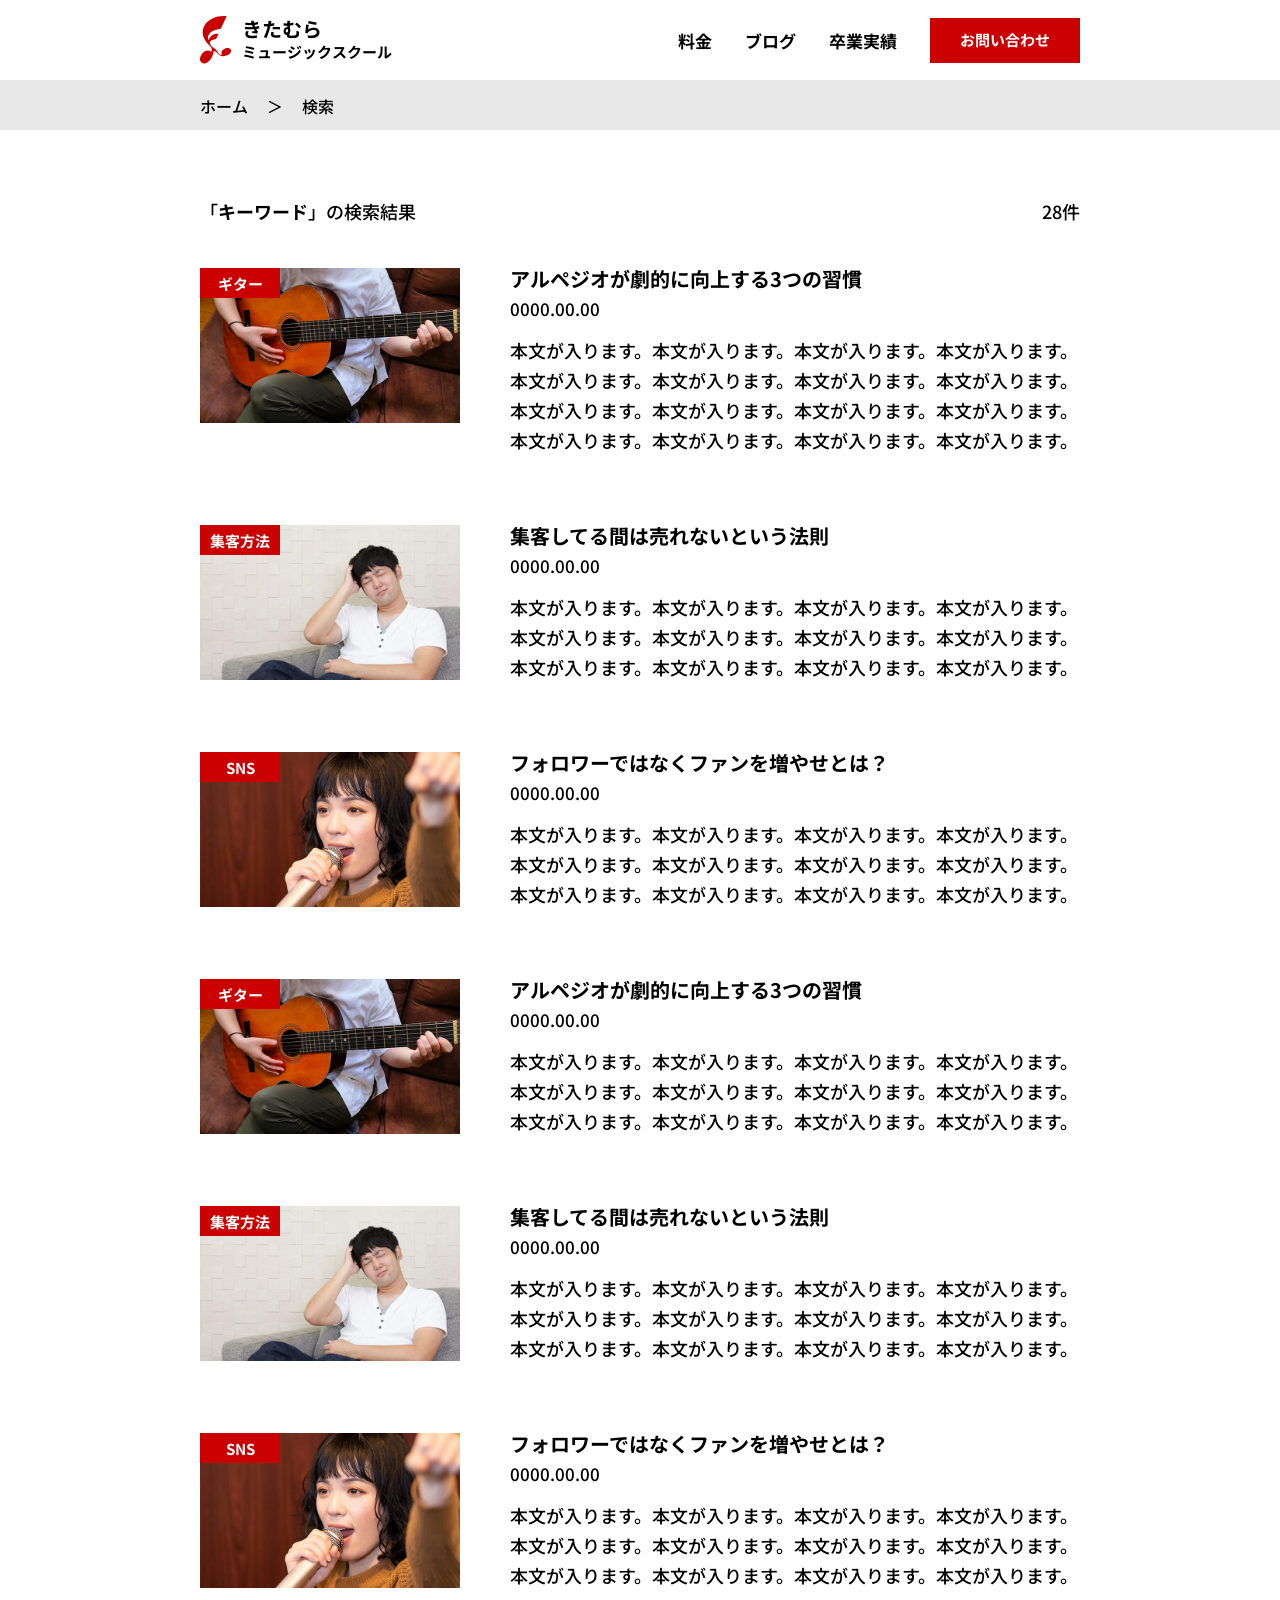
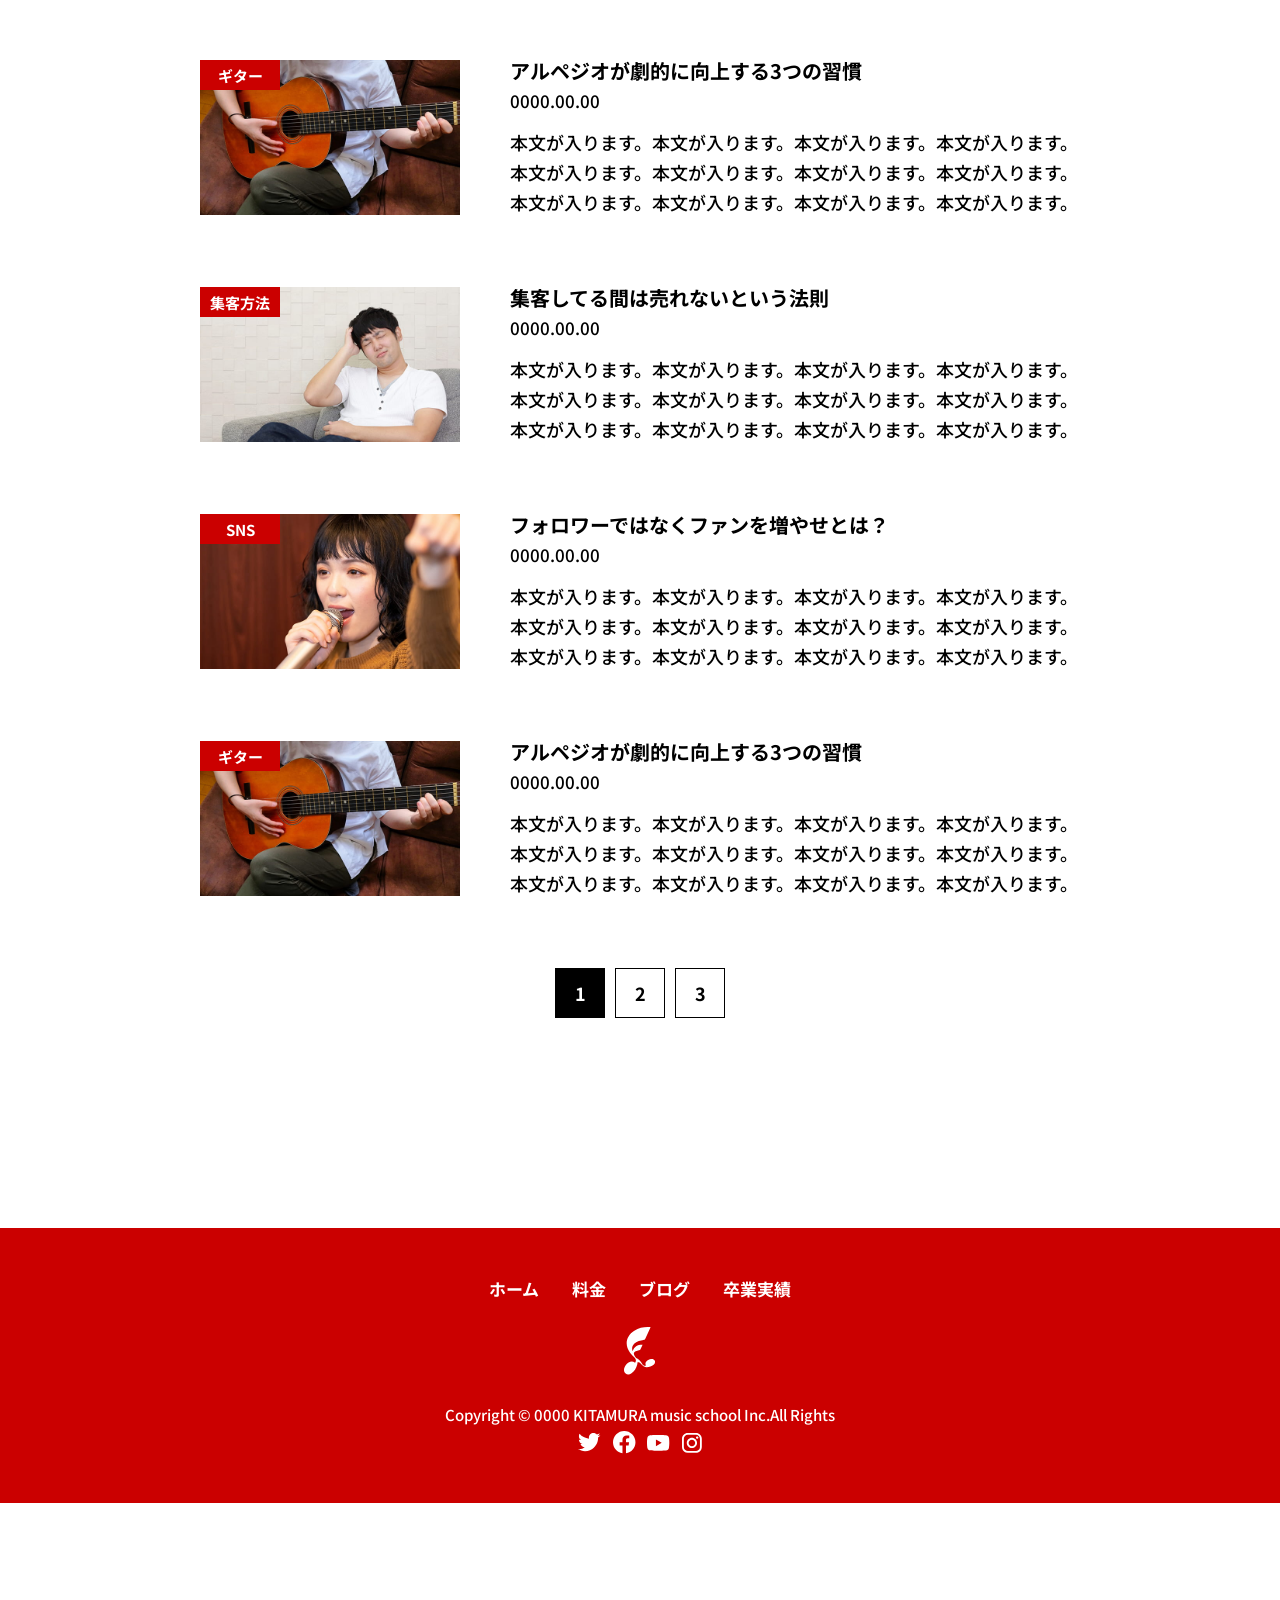
<file: search.html>
<!DOCTYPE html>
<html lang="ja">
<head>
    <meta charset="UTF-8">
    <meta name="viewport" content="width=device-width, initial-scale=1.0">
    <title>きたむらミュージックスクール</title>
    <link rel="icon" href="./img/01_top/logo_pc.svg" type="image/svg+xml">
    <meta name="description" content="きたむらミュージックスクールの公式サイトです。">
    <meta name="robots" content="noindex">

    <link rel="stylesheet" href="./css/style.css">

    <!-- Google FontsからNoto Sans JPを読み込む -->
    <link rel="preconnect" href="https://fonts.googleapis.com">
    <link rel="preconnect" href="https://fonts.gstatic.com" crossorigin>
    <link href="https://fonts.googleapis.com/css2?family=Noto+Sans+JP:wght@100..900&family=Noto+Serif+JP:wght@200..900&display=swap" rel="stylesheet">
</head>
<body>
    <div id="container" class="l-container--sticky-actions">
        <header class="l-header p-header">
            <div class="l-inner p-header__inner">
                <h1 class="p-header__logo">
                    <a href="./index.html" class="p-header__logo-link">
                        <span class="p-header__logo-image">
                            <img src="./img/01_top/logo_pc.svg" alt="ロゴ" aria-hidden="true">
                        </span>
                        <span class="p-header__logo-name">
                            <span class="p-header__logo-upper">
                                きたむら
                            </span>
                            <span class="p-header__logo-lower">
                                ミュージックスクール
                            </span>
                        </span>
                    </a>
                </h1>
                <button type="button" class="p-header__hamburger sp" aria-label="メニュー" aria-expanded="false">
                    <span aria-hidden="true"></span>
                    <span aria-hidden="true"></span>
                    <span aria-hidden="true"></span>
                </button>
                <nav class="l-header__nav p-header__nav">
                    <ul>
                        <li class="p-header__nav-item">
                            <a href="./plan.html">料金</a>
                        </li>
                        <li class="p-header__nav-item">
                            <a href="./blog_list.html">ブログ</a>
                        </li>
                        <li class="p-header__nav-item">
                            <a href="./result_list.html">卒業実績</a>
                        </li>
                        <li class="p-header__nav-item p-header__nav-item--contact">
                            <a href="./contact.html">お問い合わせ</a>
                        </li>
                    </ul>
                </nav>
            </div>
        </header>
        <main class="l-main">

            <nav class="c-breadcrumb c-breadcrumb--linked" aria-label="パンくずリスト">
                <div class="l-inner c-breadcrumb__inner">
                    <ol class="c-breadcrumb__list">
                        <li class="c-breadcrumb__item">
                            <a class="c-breadcrumb__link" href="./index.html">ホーム</a>
                        </li>
                        <li class="c-breadcrumb__item">
                            <span class="c-breadcrumb__separator" aria-hidden="true">＞</span>
                            <span class="c-breadcrumb__current" aria-current="page">検索</span>
                        </li>
                    </ol>
                </div>
            </nav>

            <!-- 検索結果一覧セクション -->
            <section class="p-search">
                <div class="l-inner">
                    <div class="p-search__results">
                        <div class="p-search__summary">
                            <p>
                                「<span class="p-search__bold">キーワード</span>」の検索結果
                            </p>
                        </div>
                        <div class="p-search__count">
                            <p>28件</p>
                        </div>
                    </div>
                    <div class="p-search__contents p-article-list">
                        <a class="p-article-list__item" href="./blog_details.html">
                            <div class="p-article-list__image">
                                <picture>
                                    <source media="(min-width: 768px)" srcset="./img/03_bl/bl-guitar-pc.jpg">
                                    <img src="./img/03_bl/bl-guitar-sp.jpg" alt="ギター">
                                </picture>
                                <div class="p-article-list__caption c-label">
                                    <p>
                                        ギター
                                    </p>
                                </div>
                            </div>
                            <div class="p-article-list__textarea">
                                <div class="p-article-list__title">
                                    <h2>アルペジオが劇的に向上する3つの習慣</h2>
                                </div>
                                <div class="p-article-list__date">
                                    <span>
                                        0000.00.00
                                    </span>
                                </div>
                                <div class="p-article-list__desc">
                                    <p>
                                        本文が入ります。本文が入ります。本文が入ります。本文が入ります。本文が入ります。本文が入ります。本文が入ります。本文が入ります。本文が入ります。本文が入ります。本文が入ります。本文が入ります。<span class="pc">本文が入ります。本文が入ります。本文が入ります。本文が入ります。</span>
                                    </p>
                                </div>
                            </div>
                        </a>

                        <a class="p-article-list__item" href="./blog_details.html">
                            <div class="p-article-list__image">
                                <picture>
                                    <source media="(min-width: 768px)" srcset="./img/03_bl/bl-worries-pc.jpg">
                                    <img src="./img/03_bl/bl-worries-sp.jpg" alt="集客方法">
                                </picture>
                                <div class="p-article-list__caption c-label">
                                    <p>
                                        集客方法
                                    </p>
                                </div>
                            </div>
                            <div class="p-article-list__textarea">
                                <div class="p-article-list__title">
                                    <h2>集客してる間は売れないという法則</h2>
                                </div>
                                <div class="p-article-list__date">
                                    <span>
                                        0000.00.00
                                    </span>
                                </div>
                                <div class="p-article-list__desc">
                                    <p>
                                        本文が入ります。本文が入ります。本文が入ります。本文が入ります。本文が入ります。本文が入ります。本文が入ります。本文が入ります。本文が入ります。本文が入ります。本文が入ります。本文が入ります。
                                    </p>
                                </div>
                            </div>
                        </a>

                        <a class="p-article-list__item" href="./blog_details.html">
                            <div class="p-article-list__image">
                                <picture>
                                    <source media="(min-width: 768px)" srcset="./img/03_bl/bl-singer-pc.jpg">
                                    <img src="./img/03_bl/bl-singer-sp.jpg" alt="SNS">
                                </picture>
                                <div class="p-article-list__caption c-label">
                                    <p>
                                        SNS
                                    </p>
                                </div>
                            </div>
                            <div class="p-article-list__textarea">
                                <div class="p-article-list__title">
                                    <h2>フォロワーではなくファンを増やせとは？</h2>
                                </div>
                                <div class="p-article-list__date">
                                    <span>
                                        0000.00.00
                                    </span>
                                </div>
                                <div class="p-article-list__desc">
                                    <p>
                                        本文が入ります。本文が入ります。本文が入ります。本文が入ります。本文が入ります。本文が入ります。本文が入ります。本文が入ります。本文が入ります。本文が入ります。本文が入ります。本文が入ります。
                                    </p>
                                </div>
                            </div>
                        </a>

                        <a class="p-article-list__item" href="./blog_details.html">
                            <div class="p-article-list__image">
                                <picture>
                                    <source media="(min-width: 768px)" srcset="./img/03_bl/bl-guitar-pc.jpg">
                                    <img src="./img/03_bl/bl-guitar-sp.jpg" alt="ギター">
                                </picture>
                                <div class="p-article-list__caption c-label">
                                    <p>
                                        ギター
                                    </p>
                                </div>
                            </div>
                            <div class="p-article-list__textarea">
                                <div class="p-article-list__title">
                                    <h2>アルペジオが劇的に向上する3つの習慣</h2>
                                </div>
                                <div class="p-article-list__date">
                                    <span>
                                        0000.00.00
                                    </span>
                                </div>
                                <div class="p-article-list__desc">
                                    <p>
                                        本文が入ります。本文が入ります。本文が入ります。本文が入ります。本文が入ります。本文が入ります。本文が入ります。本文が入ります。本文が入ります。本文が入ります。本文が入ります。本文が入ります。
                                    </p>
                                </div>
                            </div>
                        </a>

                        <a class="p-article-list__item" href="./blog_details.html">
                            <div class="p-article-list__image">
                                <picture>
                                    <source media="(min-width: 768px)" srcset="./img/03_bl/bl-worries-pc.jpg">
                                    <img src="./img/03_bl/bl-worries-sp.jpg" alt="集客方法">
                                </picture>
                                <div class="p-article-list__caption c-label">
                                    <p>
                                        集客方法
                                    </p>
                                </div>
                            </div>
                            <div class="p-article-list__textarea">
                                <div class="p-article-list__title">
                                    <h2>集客してる間は売れないという法則</h2>
                                </div>
                                <div class="p-article-list__date">
                                    <span>
                                        0000.00.00
                                    </span>
                                </div>
                                <div class="p-article-list__desc">
                                    <p>
                                        本文が入ります。本文が入ります。本文が入ります。本文が入ります。本文が入ります。本文が入ります。本文が入ります。本文が入ります。本文が入ります。本文が入ります。本文が入ります。本文が入ります。
                                    </p>
                                </div>
                            </div>
                        </a>

                        <a class="p-article-list__item" href="./blog_details.html">
                            <div class="p-article-list__image">
                                <picture>
                                    <source media="(min-width: 768px)" srcset="./img/03_bl/bl-singer-pc.jpg">
                                    <img src="./img/03_bl/bl-singer-sp.jpg" alt="SNS">
                                </picture>
                                <div class="p-article-list__caption c-label">
                                    <p>
                                        SNS
                                    </p>
                                </div>
                            </div>
                            <div class="p-article-list__textarea">
                                <div class="p-article-list__title">
                                    <h2>フォロワーではなくファンを増やせとは？</h2>
                                </div>
                                <div class="p-article-list__date">
                                    <span>
                                        0000.00.00
                                    </span>
                                </div>
                                <div class="p-article-list__desc">
                                    <p>
                                        本文が入ります。本文が入ります。本文が入ります。本文が入ります。本文が入ります。本文が入ります。本文が入ります。本文が入ります。本文が入ります。本文が入ります。本文が入ります。本文が入ります。
                                    </p>
                                </div>
                            </div>
                        </a>

                        <a class="p-article-list__item" href="./blog_details.html">
                            <div class="p-article-list__image">
                                <picture>
                                    <source media="(min-width: 768px)" srcset="./img/03_bl/bl-guitar-pc.jpg">
                                    <img src="./img/03_bl/bl-guitar-sp.jpg" alt="ギター">
                                </picture>
                                <div class="p-article-list__caption c-label">
                                    <p>
                                        ギター
                                    </p>
                                </div>
                            </div>
                            <div class="p-article-list__textarea">
                                <div class="p-article-list__title">
                                    <h2>アルペジオが劇的に向上する3つの習慣</h2>
                                </div>
                                <div class="p-article-list__date">
                                    <span>
                                        0000.00.00
                                    </span>
                                </div>
                                <div class="p-article-list__desc">
                                    <p>
                                        本文が入ります。本文が入ります。本文が入ります。本文が入ります。本文が入ります。本文が入ります。本文が入ります。本文が入ります。本文が入ります。本文が入ります。本文が入ります。本文が入ります。
                                    </p>
                                </div>
                            </div>
                        </a>

                        <a class="p-article-list__item" href="./blog_details.html">
                            <div class="p-article-list__image">
                                <picture>
                                    <source media="(min-width: 768px)" srcset="./img/03_bl/bl-worries-pc.jpg">
                                    <img src="./img/03_bl/bl-worries-sp.jpg" alt="集客方法">
                                </picture>
                                <div class="p-article-list__caption c-label">
                                    <p>
                                        集客方法
                                    </p>
                                </div>
                            </div>
                            <div class="p-article-list__textarea">
                                <div class="p-article-list__title">
                                    <h2>集客してる間は売れないという法則</h2>
                                </div>
                                <div class="p-article-list__date">
                                    <span>
                                        0000.00.00
                                    </span>
                                </div>
                                <div class="p-article-list__desc">
                                    <p>
                                        本文が入ります。本文が入ります。本文が入ります。本文が入ります。本文が入ります。本文が入ります。本文が入ります。本文が入ります。本文が入ります。本文が入ります。本文が入ります。本文が入ります。
                                    </p>
                                </div>
                            </div>
                        </a>

                        <a class="p-article-list__item" href="./blog_details.html">
                            <div class="p-article-list__image">
                                <picture>
                                    <source media="(min-width: 768px)" srcset="./img/03_bl/bl-singer-pc.jpg">
                                    <img src="./img/03_bl/bl-singer-sp.jpg" alt="SNS">
                                </picture>
                                <div class="p-article-list__caption c-label">
                                    <p>
                                        SNS
                                    </p>
                                </div>
                            </div>
                            <div class="p-article-list__textarea">
                                <div class="p-article-list__title">
                                    <h2>フォロワーではなくファンを増やせとは？</h2>
                                </div>
                                <div class="p-article-list__date">
                                    <span>
                                        0000.00.00
                                    </span>
                                </div>
                                <div class="p-article-list__desc">
                                    <p>
                                        本文が入ります。本文が入ります。本文が入ります。本文が入ります。本文が入ります。本文が入ります。本文が入ります。本文が入ります。本文が入ります。本文が入ります。本文が入ります。本文が入ります。
                                    </p>
                                </div>
                            </div>
                        </a>

                        <a class="p-article-list__item" href="./blog_details.html">
                            <div class="p-article-list__image">
                                <picture>
                                    <source media="(min-width: 768px)" srcset="./img/03_bl/bl-guitar-pc.jpg">
                                    <img src="./img/03_bl/bl-guitar-sp.jpg" alt="ギター">
                                </picture>
                                <div class="p-article-list__caption c-label">
                                    <p>
                                        ギター
                                    </p>
                                </div>
                            </div>
                            <div class="p-article-list__textarea">
                                <div class="p-article-list__title">
                                    <h2>アルペジオが劇的に向上する3つの習慣</h2>
                                </div>
                                <div class="p-article-list__date">
                                    <span>
                                        0000.00.00
                                    </span>
                                </div>
                                <div class="p-article-list__desc">
                                    <p>
                                        本文が入ります。本文が入ります。本文が入ります。本文が入ります。本文が入ります。本文が入ります。本文が入ります。本文が入ります。本文が入ります。本文が入ります。本文が入ります。本文が入ります。
                                    </p>
                                </div>
                            </div>
                        </a>

                    </div>
                    <nav class="p-search__pagination c-pagination" aria-label="ページ送り">
                        <div class="c-pagination__number c-pagination__number--current" aria-current="page">
                            <p>1</p>
                        </div>
                        <a href="./search.html" class="c-pagination__number">
                            <p>2</p>
                        </a>
                        <a href="./search.html" class="c-pagination__number">
                            <p>3</p>
                        </a>

                    </nav>

                </div>


            </section>


            <!-- お問い合わせ・トップへ戻るボタン -->
            <div class="p-footer-actions p-footer-actions--sticky">
                <div class="p-footer-actions__inquiry">
                    <a href="./contact.html" class="c-inquiry">お問い合わせ</a>
                </div>
                <a href="#" class="c-top p-footer-actions__top">
                    <div class="btn__top-icon">
                        <img src="./img/01_top/arrow-top.svg" alt="トップへ戻る">
                    </div>
                </a>
            </div>
        </main>

        <footer>
            <div class="l-footer p-footer">
                <div class="l-inner">
                    <div class="p-footer__contents">
                        <!-- ナビゲーション設置 -->
                        <nav class="p-footer__nav">
                            <ul class="p-footer__nav-list">
                                <li class="p-footer__nav-item">
                                    <a href="./index.html" class="p-footer__nav-link">ホーム</a>
                                </li>
                                <li class="p-footer__nav-item">
                                    <a href="./plan.html" class="p-footer__nav-link">料金</a>
                                </li>
                                <li class="p-footer__nav-item">
                                    <a href="./blog_list.html" class="p-footer__nav-link">ブログ</a>
                                </li>
                                <li class="p-footer__nav-item">
                                    <a href="./result_list.html" class="p-footer__nav-link">卒業実績</a>
                                </li>
                            </ul>
                        </nav>
                        <div class="p-footer__logo">
                            <a href="./index.html#">
                                <img src="./img/01_top/logo_footer.svg" alt="logo">
                            </a>
                        </div>
                        <!-- コピーライト -->
                        <div class="p-footer__copyright">
                            <p>
                                Copyright &copy; 0000 KITAMURA music school Inc.<br class="sp">All Rights
                            </p>
                        </div>
                    </div>
                    <!-- SNSアイコン -->
                    <ul class="p-footer__sns">
                        <li class="p-footer__sns-item">
                            <a href="https://x.com/home" class="p-footer__sns-link" target="_blank" rel="noopener noreferrer">
                                <img src="./img/01_top/icon-twitter.svg" alt="twitter">
                            </a>
                        </li>
                        <li class="p-footer__sns-item">
                            <a href="https://www.facebook.com/" class="p-footer__sns-link" target="_blank" rel="noopener noreferrer">
                                <img src="./img/01_top/icon-facebook.svg" alt="facebook">
                            </a>
                        </li>
                        <li class="p-footer__sns-item">
                            <a href="https://www.youtube.com/" class="p-footer__sns-link" target="_blank" rel="noopener noreferrer">
                                <img src="./img/01_top/icon-youtube.svg" alt="youtube">
                            </a>
                        </li>
                        <li class="p-footer__sns-item">
                            <a href="https://www.instagram.com/" class="p-footer__sns-link p-footer__sns-link--instagram" target="_blank" rel="noopener noreferrer">
                                <img src="./img/01_top/icon-instagram.svg" alt="instagram">
                            </a>
                        </li>
                    </ul>
                </div>
            </div>
        </footer>

    </div>
    <script src="https://ajax.googleapis.com/ajax/libs/jquery/3.7.1/jquery.min.js"></script>
    <script src="js/main.js"></script>
</body>
</html>
</file>
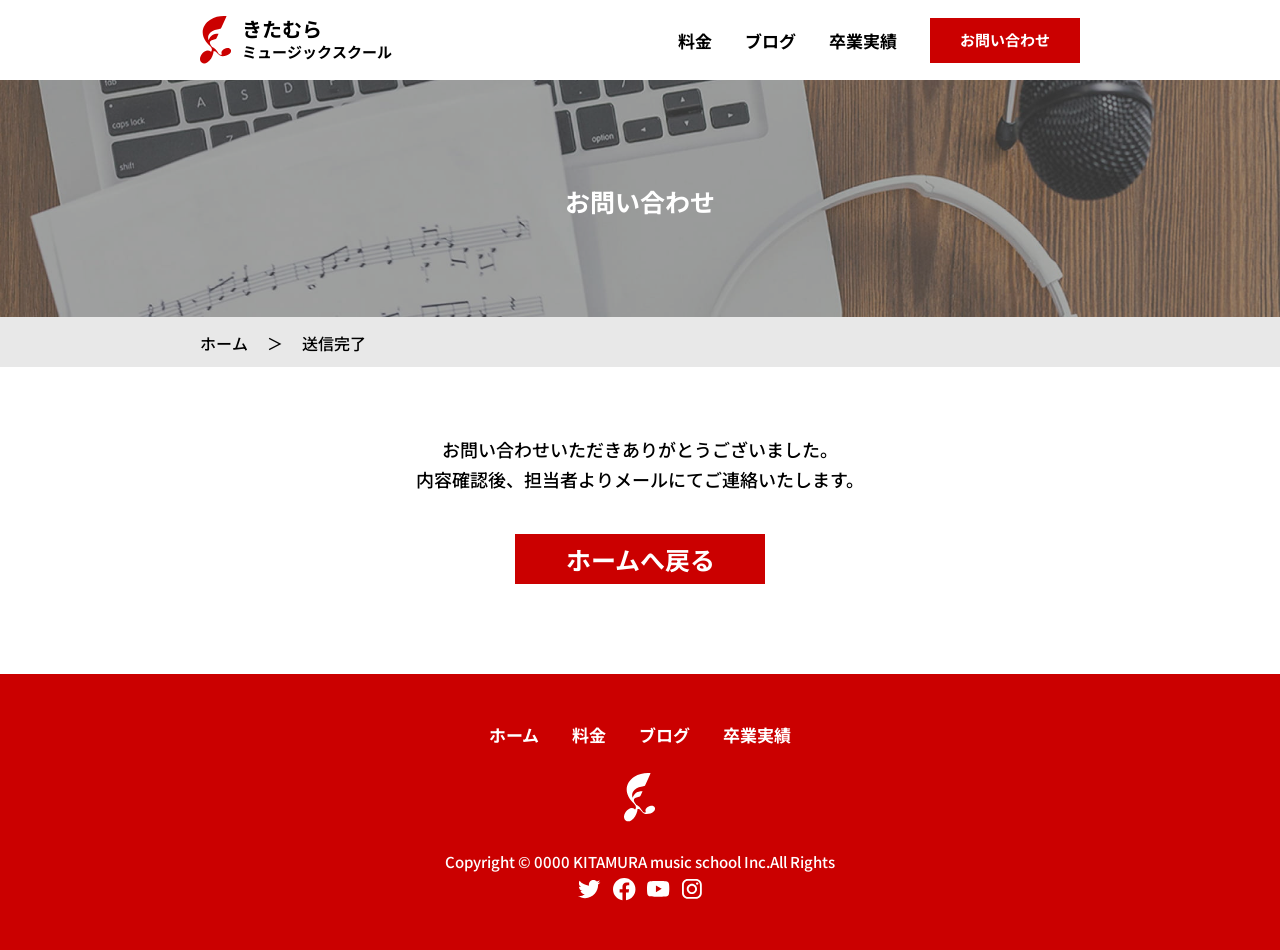
<file: thanks.html>
<!DOCTYPE html>
<html lang="ja">
<head>
    <meta charset="UTF-8">
    <meta name="viewport" content="width=device-width, initial-scale=1.0">
    <title>きたむらミュージックスクール</title>
    <link rel="icon" href="./img/01_top/logo_pc.svg" type="image/svg+xml">
    <meta name="description" content="きたむらミュージックスクールの公式サイトです。">
    <meta name="robots" content="noindex">

    <link rel="stylesheet" href="./css/style.css">

    <!-- Google FontsからNoto Sans JPを読み込む -->
    <link rel="preconnect" href="https://fonts.googleapis.com">
    <link rel="preconnect" href="https://fonts.gstatic.com" crossorigin>
    <link href="https://fonts.googleapis.com/css2?family=Noto+Sans+JP:wght@100..900&family=Noto+Serif+JP:wght@200..900&display=swap" rel="stylesheet">
</head>
<body>
    <div id="container">
        <header class="l-header p-header">
            <div class="l-inner p-header__inner">
                <div class="p-header__logo">
                    <a href="./index.html" class="p-header__logo-link">
                        <span class="p-header__logo-image">
                            <img src="./img/01_top/logo_pc.svg" alt="ロゴ" aria-hidden="true">
                        </span>
                        <span class="p-header__logo-name">
                            <span class="p-header__logo-upper">
                                きたむら
                            </span>
                            <span class="p-header__logo-lower">
                                ミュージックスクール
                            </span>
                        </span>
                    </a>
                </div>
                <button type="button" class="p-header__hamburger sp" aria-label="メニュー" aria-expanded="false">
                    <span aria-hidden="true"></span>
                    <span aria-hidden="true"></span>
                    <span aria-hidden="true"></span>
                </button>
                <nav class="l-header__nav p-header__nav">
                    <ul>
                        <li class="p-header__nav-item">
                            <a href="./plan.html">料金</a>
                        </li>
                        <li class="p-header__nav-item">
                            <a href="./blog_list.html">ブログ</a>
                        </li>
                        <li class="p-header__nav-item">
                            <a href="./result_list.html">卒業実績</a>
                        </li>
                        <li class="p-header__nav-item p-header__nav-item--contact">
                            <a href="./contact.html">お問い合わせ</a>
                        </li>
                    </ul>
                </nav>
            </div>
        </header>
        <main class="l-main">
            <!-- FVセクション -->
            <div class="c-fv">
                <div class="c-fv__image">
                    <picture>
                        <source media="(min-width: 768px)" srcset="./img/05_contact/contact-fv-pc.jpg">
                        <img src="./img/05_contact/contact-fv-sp.jpg" alt="お問い合わせ">
                    </picture>
                </div>
                <div class="c-fv__contents">
                    <h1 class="c-fv__catch">お問い合わせ</h1>
                </div>

            </div>
            <nav class="c-breadcrumb c-breadcrumb--linked" aria-label="パンくずリスト">
                <div class="l-inner c-breadcrumb__inner">
                    <ol class="c-breadcrumb__list">
                        <li class="c-breadcrumb__item">
                            <a class="c-breadcrumb__link" href="./index.html">ホーム</a>
                        </li>
                        <li class="c-breadcrumb__item">
                            <span class="c-breadcrumb__separator" aria-hidden="true">＞</span>
                            <span class="c-breadcrumb__current" aria-current="page">送信完了</span>
                        </li>
                    </ol>
                </div>
            </nav>

            <div class="p-thanks">
                <div class="l-inner">

                    <!-- イントロ -->
                    <div class="p-thanks__lead">
                        <p>
                            お問い合わせいただきありがとうございました。<br>
                            内容確認後、担当者よりメールにてご連絡いたします。
                        </p>
                    </div>

                    <!-- ホームへ戻るボタン -->
                    <a href="./index.html" class="c-home__button l-home__button">
                        ホームへ戻る
                    </a>
                </div>
             </div>
        </main>

        <footer>
            <div class="l-footer p-footer">
                <div class="l-inner">
                    <div class="p-footer__contents">
                        <!-- ナビゲーション設置 -->
                        <nav class="p-footer__nav">
                            <ul class="p-footer__nav-list">
                                <li class="p-footer__nav-item">
                                    <a href="./index.html" class="p-footer__nav-link">ホーム</a>
                                </li>
                                <li class="p-footer__nav-item">
                                    <a href="./plan.html" class="p-footer__nav-link">料金</a>
                                </li>
                                <li class="p-footer__nav-item">
                                    <a href="./blog_list.html" class="p-footer__nav-link">ブログ</a>
                                </li>
                                <li class="p-footer__nav-item">
                                    <a href="./result_list.html" class="p-footer__nav-link">卒業実績</a>
                                </li>
                            </ul>
                        </nav>
                        <div class="p-footer__logo">
                            <a href="./index.html#">
                                <img src="./img/01_top/logo_footer.svg" alt="logo">
                            </a>
                        </div>
                        <!-- コピーライト -->
                        <div class="p-footer__copyright">
                            <p>
                                Copyright &copy; 0000 KITAMURA music school Inc.<br class="sp">All Rights
                            </p>
                        </div>
                    </div>
                    <!-- SNSアイコン -->
                    <ul class="p-footer__sns">
                        <li class="p-footer__sns-item">
                            <a href="https://x.com/home" class="p-footer__sns-link" target="_blank" rel="noopener noreferrer">
                                <img src="./img/01_top/icon-twitter.svg" alt="twitter">
                            </a>
                        </li>
                        <li class="p-footer__sns-item">
                            <a href="https://www.facebook.com/" class="p-footer__sns-link" target="_blank" rel="noopener noreferrer">
                                <img src="./img/01_top/icon-facebook.svg" alt="facebook">
                            </a>
                        </li>
                        <li class="p-footer__sns-item">
                            <a href="https://www.youtube.com/" class="p-footer__sns-link" target="_blank" rel="noopener noreferrer">
                                <img src="./img/01_top/icon-youtube.svg" alt="youtube">
                            </a>
                        </li>
                        <li class="p-footer__sns-item">
                            <a href="https://www.instagram.com/" class="p-footer__sns-link p-footer__sns-link--instagram" target="_blank" rel="noopener noreferrer">
                                <img src="./img/01_top/icon-instagram.svg" alt="instagram">
                            </a>
                        </li>
                    </ul>
                </div>
            </div>
        </footer>

    </div>
    <script src="https://ajax.googleapis.com/ajax/libs/jquery/3.7.1/jquery.min.js"></script>
    <script src="js/main.js"></script>
</body>
</html>
</file>
<file: css/style.css>
@charset "UTF-8";
/***
    The new CSS reset - version 1.11.2 (last updated 15.11.2023)
    GitHub page: https://github.com/elad2412/the-new-css-reset
***/
/*
    Remove all the styles of the "User-Agent-Stylesheet", except for the 'display' property
    - The "symbol *" part is to solve Firefox SVG sprite bug
    - The "html" element is excluded, otherwise a bug in Chrome breaks the CSS hyphens property (https://github.com/elad2412/the-new-css-reset/issues/36)
 */
*:where(:not(html, iframe, canvas, img, svg, video, audio):not(svg *, symbol *)) {
  all: unset;
  display: revert;
}

/* Preferred box-sizing value */
*,
*::before,
*::after {
  -webkit-box-sizing: border-box;
          box-sizing: border-box;
}

/* Fix mobile Safari increase font-size on landscape mode */
html {
  -moz-text-size-adjust: none;
  -webkit-text-size-adjust: none;
  -ms-text-size-adjust: none;
      text-size-adjust: none;
}

/* Reapply the pointer cursor for anchor tags */
a, button {
  cursor: revert;
}

/* Remove list styles (bullets/numbers) */
ol, ul, menu, summary {
  list-style: none;
}

/* For images to not be able to exceed their container */
img {
  max-inline-size: 100%;
  max-block-size: 100%;
}

/* removes spacing between cells in tables */
table {
  border-collapse: collapse;
}

/* Safari - solving issue when using user-select:none on the <body> text input doesn't working */
input, textarea {
  -webkit-user-select: auto;
}

/* revert the 'white-space' property for textarea elements on Safari */
textarea {
  white-space: revert;
}

/* minimum style to allow to style meter element */
meter {
  -webkit-appearance: revert;
  -moz-appearance: revert;
       appearance: revert;
}

/* preformatted text - use only for this feature */
:where(pre) {
  all: revert;
  -webkit-box-sizing: border-box;
          box-sizing: border-box;
}

/* reset default text opacity of input placeholder */
::-webkit-input-placeholder {
  color: unset;
}
::-moz-placeholder {
  color: unset;
}
:-ms-input-placeholder {
  color: unset;
}
::-ms-input-placeholder {
  color: unset;
}
::placeholder {
  color: unset;
}

/* fix the feature of 'hidden' attribute.
 display:revert; revert to element instead of attribute */
:where([hidden]) {
  display: none;
}

/* revert for bug in Chromium browsers
 - fix for the content editable attribute will work properly.
 - webkit-user-select: auto; added for Safari in case of using user-select:none on wrapper element*/
:where([contenteditable]:not([contenteditable=false])) {
  -moz-user-modify: read-write;
  -webkit-user-modify: read-write;
  overflow-wrap: break-word;
  -webkit-line-break: after-white-space;
  -webkit-user-select: auto;
}

/* apply back the draggable feature - exist only in Chromium and Safari */
:where([draggable=true]) {
  -webkit-user-drag: element;
}

/* Revert Modal native behavior */
:where(dialog:modal) {
  all: revert;
  -webkit-box-sizing: border-box;
          box-sizing: border-box;
}

/* Remove details summary webkit styles */
::-webkit-details-marker {
  display: none;
}

html {
  -webkit-appearance: none;
  -moz-appearance: none;
       appearance: none;
  -webkit-text-size-adjust: 100%;
  word-break: break-all;
  font-size: 62.5%;
  scroll-behavior: smooth;
}
@media (max-width: 375px) {
  html {
    font-size: 2.6666666667vw;
  }
}
@media (min-width: 768px) and (max-width: 940px) {
  html {
    font-size: 1.0638297872vw;
  }
}

body {
  font-family: "Yu Gothic", "YuGothic", "Noto Sans JP", sans-serif;
  font-size: 1.6rem;
  line-height: 1.875;
  font-weight: 500;
  color: #000;
  letter-spacing: 0;
}
@media (min-width: 768px) {
  body {
    font-size: 1.8rem;
    line-height: 1.6666666667;
  }
}

@media (max-width: 767px) {
  .pc {
    display: none !important;
  }
}
@media (min-width: 768px) {
  .sp {
    display: none !important;
  }
}
img {
  width: 100%;
  height: auto;
  display: block;
}

#container {
  width: 100%;
  overflow: hidden;
}
#container.l-container--sticky-actions {
  display: flow-root;
  overflow: clip;
}

.qa-bg {
  background: rgba(203, 0, 0, 0.102);
}

.l-header {
  width: 100%;
  position: fixed;
  top: 0;
  left: 0;
  z-index: 999;
}

.l-header__nav {
  position: fixed;
  top: 5rem;
  right: -120%;
  visibility: hidden;
}
.l-header__nav.active {
  right: 0;
  visibility: visible;
}
@media (min-width: 768px) {
  .l-header__nav {
    position: static;
    top: auto;
    right: auto;
    visibility: visible;
  }
}

.l-footer {
  padding-top: 4.4rem;
  padding-bottom: 5.1rem;
}
@media (min-width: 768px) {
  .l-footer {
    padding-bottom: 4.9rem;
  }
}

.l-inner {
  width: var(--inner-width-sp, calc(100% - 4rem));
  margin: 0 auto;
}
@media (min-width: 768px) {
  .l-inner {
    width: 88rem;
  }
}

@media (min-width: 768px) {
  .p-top-voice__inner {
    width: min(88rem, 100% - 12rem);
  }
}

.l-main {
  margin-top: 5rem;
}
@media (min-width: 768px) {
  .l-main {
    margin-top: 8rem;
  }
}

.l-inquiry {
  height: 6rem;
}

.l-home__button {
  margin-top: 3.9rem;
  margin-inline: auto;
}
@media (min-width: 768px) {
  .l-home__button {
    margin-top: 4rem;
  }
}
.l-home__button--404 {
  margin-top: 0.9rem;
  margin-inline: auto;
}
@media (min-width: 768px) {
  .l-home__button--404 {
    margin-top: 4rem;
  }
}

.c-inquiry {
  display: -webkit-box;
  display: -ms-flexbox;
  display: flex;
  -webkit-box-align: center;
      -ms-flex-align: center;
          align-items: center;
  -webkit-box-pack: center;
      -ms-flex-pack: center;
          justify-content: center;
  font-size: 2rem;
  line-height: 1.65;
  letter-spacing: 0.18em;
  font-weight: 700;
  color: #fff;
  border: 1px solid #CB0000;
  cursor: pointer;
  -webkit-transition: color 0.4s, background-color 0.4s;
  transition: color 0.4s, background-color 0.4s;
  width: 33.5rem;
  height: 6rem;
  background: #CB0000;
}
@media (min-width: 768px) {
  .c-inquiry {
    width: 30rem;
    padding-top: 0.3rem;
    padding-left: 0.1rem;
  }
  .c-inquiry:hover {
    color: #CB0000;
    background-color: #fff;
  }
}

.c-top {
  width: 6.8rem;
  height: 6.8rem;
  position: fixed;
  bottom: 38.1rem;
  right: 2rem;
  z-index: 900;
  opacity: 0;
  visibility: hidden;
  -webkit-transition: opacity 0.4s, visibility 0.4s;
  transition: opacity 0.4s, visibility 0.4s;
}
@media (min-width: 768px) {
  .c-top {
    bottom: 36.4rem;
    right: 11.6rem;
  }
}
.c-top.active {
  opacity: 1;
  visibility: visible;
}
@media (min-width: 768px) {
  .c-top:hover {
    opacity: 0.7;
  }
}

.c-home__button {
  width: 33.5rem;
  height: 5rem;
  background: #CB0000;
  font-size: 2rem;
  line-height: 1.3;
  font-weight: 700;
  color: #fff;
  border: 1px solid #CB0000;
  display: -webkit-box;
  display: -ms-flexbox;
  display: flex;
  -webkit-box-align: center;
      -ms-flex-align: center;
          align-items: center;
  -webkit-box-pack: center;
      -ms-flex-pack: center;
          justify-content: center;
  cursor: pointer;
  -webkit-transition: color 0.4s, background-color 0.4s;
  transition: color 0.4s, background-color 0.4s;
}
@media (min-width: 768px) {
  .c-home__button {
    width: 25rem;
    font-size: 2.5rem;
    line-height: 1.32;
  }
  .c-home__button:hover {
    color: #CB0000;
    background-color: #fff;
  }
}

.c-section-title {
  font-size: 2.5rem;
  line-height: 1.6;
  font-weight: 700;
  display: -webkit-box;
  display: -ms-flexbox;
  display: flex;
  -webkit-box-pack: center;
      -ms-flex-pack: center;
          justify-content: center;
  text-align: center;
}

.c-title-banner {
  width: 100%;
  height: 5rem;
  background: #000;
  font-size: 1.8rem;
  line-height: 1.8333333333;
  font-weight: 700;
  color: #fff;
  display: -webkit-box;
  display: -ms-flexbox;
  display: flex;
  -webkit-box-align: center;
      -ms-flex-align: center;
          align-items: center;
  -webkit-box-pack: center;
      -ms-flex-pack: center;
          justify-content: center;
}
@media (min-width: 768px) {
  .c-title-banner--related {
    -webkit-box-pack: start;
        -ms-flex-pack: start;
            justify-content: flex-start;
    padding-left: 3rem;
  }
}

.c-label {
  font-size: 1.5rem;
  line-height: 1.6666666667;
  font-weight: 700;
  color: #fff;
  height: 3rem;
  background: #CB0000;
  display: -webkit-box;
  display: -ms-flexbox;
  display: flex;
  -webkit-box-align: center;
      -ms-flex-align: center;
          align-items: center;
  -webkit-box-pack: center;
      -ms-flex-pack: center;
          justify-content: center;
}

.c-plan-mark {
  display: -webkit-inline-box;
  display: -ms-inline-flexbox;
  display: inline-flex;
  -webkit-box-align: center;
      -ms-flex-align: center;
          align-items: center;
  -webkit-box-pack: center;
      -ms-flex-pack: center;
          justify-content: center;
  -ms-flex-negative: 0;
      flex-shrink: 0;
  color: #000;
}
.c-plan-mark::before {
  content: "";
  display: block;
  width: 1.5rem;
  height: 1.5rem;
  border-radius: 50%;
  background-color: currentColor;
}
.c-plan-mark--red {
  color: #CB0000;
}
.c-plan-mark--dash::before {
  width: 3rem;
  height: 1px;
  border-radius: 0;
}

.c-fv {
  position: relative;
}
.c-fv__contents {
  position: absolute;
  top: 0;
  left: 0;
  width: 100%;
  height: 100%;
  display: -webkit-box;
  display: -ms-flexbox;
  display: flex;
  -webkit-box-pack: center;
      -ms-flex-pack: center;
          justify-content: center;
  -webkit-box-align: center;
      -ms-flex-align: center;
          align-items: center;
  text-align: center;
  padding-top: 0.8rem;
}
@media (min-width: 768px) {
  .c-fv__contents {
    padding-top: 0;
  }
}
.c-fv__contents::before {
  content: "";
  width: 100%;
  height: 100%;
  position: absolute;
  top: 0;
  left: 0;
  background: rgba(80, 80, 80, 0.4863);
  mix-blend-mode: multiply;
}
.c-fv__catch {
  position: relative;
  font-weight: 700;
  color: #fff;
  font-size: 2.5rem;
  line-height: 2.4;
}
@media (min-width: 768px) {
  .c-fv__catch {
    font-size: 2.5rem;
    padding-top: 0.4rem;
  }
}

.c-breadcrumb {
  background: #E8E8E8;
  width: 100%;
  height: 3.6rem;
  font-size: 1.6rem;
  line-height: 2.0625;
}
@media (min-width: 768px) {
  .c-breadcrumb {
    height: 5rem;
    padding-top: 0.3rem;
  }
}

@media (min-width: 768px) {
  .c-breadcrumb--linked {
    padding-top: 0;
  }
}

.c-breadcrumb__inner {
  display: -webkit-box;
  display: -ms-flexbox;
  display: flex;
  -webkit-box-align: center;
      -ms-flex-align: center;
          align-items: center;
  max-width: 100%;
  height: 100%;
}

.c-breadcrumb__list {
  display: -webkit-box;
  display: -ms-flexbox;
  display: flex;
  -webkit-column-gap: var(--breadcrumb-gap, 1.9rem);
     -moz-column-gap: var(--breadcrumb-gap, 1.9rem);
          column-gap: var(--breadcrumb-gap, 1.9rem);
  height: 100%;
}

.c-breadcrumb__item {
  display: -webkit-box;
  display: -ms-flexbox;
  display: flex;
  -webkit-box-align: center;
      -ms-flex-align: center;
          align-items: center;
  -webkit-column-gap: var(--breadcrumb-gap, 1.9rem);
     -moz-column-gap: var(--breadcrumb-gap, 1.9rem);
          column-gap: var(--breadcrumb-gap, 1.9rem);
  height: 100%;
}

.c-breadcrumb__link {
  display: -webkit-box;
  display: -ms-flexbox;
  display: flex;
  -webkit-box-align: center;
      -ms-flex-align: center;
          align-items: center;
  height: 100%;
}
.c-breadcrumb__link:focus-visible {
  outline: 2px solid currentColor;
  outline-offset: -2px;
}

@media (min-width: 768px) {
  .c-breadcrumb__link,
  .c-breadcrumb__separator,
  .c-breadcrumb__current {
    padding-top: 0.3rem;
  }
}

.c-breadcrumb--tall {
  height: 5.9rem;
  line-height: 1.5;
}
@media (min-width: 768px) {
  .c-breadcrumb--tall {
    height: 5rem;
  }
}

.c-breadcrumb--ultra-tall {
  height: 7.7rem;
  line-height: 1.25;
}
@media (min-width: 768px) {
  .c-breadcrumb--ultra-tall {
    height: 5rem;
  }
}

.c-pagination {
  display: -webkit-box;
  display: -ms-flexbox;
  display: flex;
  -webkit-column-gap: 0.5rem;
     -moz-column-gap: 0.5rem;
          column-gap: 0.5rem;
  -webkit-box-pack: center;
      -ms-flex-pack: center;
          justify-content: center;
}
@media (min-width: 768px) {
  .c-pagination {
    -webkit-column-gap: 1rem;
       -moz-column-gap: 1rem;
            column-gap: 1rem;
  }
}
.c-pagination__number {
  width: 4.4rem;
  height: 4.4rem;
  border: 1px solid #000;
  font-size: 1.6rem;
  line-height: 1.75;
  font-weight: 700;
  display: -webkit-box;
  display: -ms-flexbox;
  display: flex;
  -webkit-box-pack: center;
      -ms-flex-pack: center;
          justify-content: center;
  -webkit-box-align: center;
      -ms-flex-align: center;
          align-items: center;
}
@media (min-width: 768px) {
  .c-pagination__number {
    width: 5rem;
    height: 5rem;
    font-size: 1.8rem;
    line-height: 1.6666666667;
  }
  .c-pagination__number:not(.c-pagination__number--ellipsis) {
    -webkit-transition: color 0.4s, background-color 0.4s;
    transition: color 0.4s, background-color 0.4s;
  }
  .c-pagination__number:not(.c-pagination__number--ellipsis):not(.c-pagination__number--current) {
    cursor: pointer;
    background-color: #fff;
  }
  .c-pagination__number:not(.c-pagination__number--ellipsis):not(.c-pagination__number--current):hover {
    color: #fff;
    background-color: #000;
  }
}
.c-pagination__number--current {
  cursor: default;
  color: #fff;
  background: #000;
}
.c-pagination__number--ellipsis {
  width: 3rem;
  border: 1px transparent;
}
@media (min-width: 768px) {
  .c-pagination__number--ellipsis {
    width: 3.8rem;
  }
}
.c-pagination--large {
  -webkit-column-gap: 1rem;
     -moz-column-gap: 1rem;
          column-gap: 1rem;
}
.c-pagination--large .c-pagination__number {
  width: 5rem;
  height: 5rem;
  font-size: 1.8rem;
  line-height: 1.6666666667;
  padding-top: 0.4rem;
}
@media (min-width: 768px) {
  .c-pagination--large .c-pagination__number {
    padding-top: 0;
  }
}
.c-pagination--large .c-pagination__number--ellipsis {
  width: 3.8rem;
  padding-top: 0.8rem;
}
@media (min-width: 768px) {
  .c-pagination--large .c-pagination__number--ellipsis {
    padding-top: 0;
  }
}

.p-header {
  height: 5rem;
  background: #fff;
}
@media (min-width: 768px) {
  .p-header {
    height: 8rem;
  }
}

.p-header__inner {
  --inner-width-sp: 100%;
  height: 100%;
  padding-left: 2rem;
  display: -webkit-box;
  display: -ms-flexbox;
  display: flex;
  -webkit-box-pack: justify;
      -ms-flex-pack: justify;
          justify-content: space-between;
  -webkit-box-align: center;
      -ms-flex-align: center;
          align-items: center;
}
@media (min-width: 768px) {
  .p-header__inner {
    padding-left: 0;
  }
}

.p-header__logo {
  height: inherit;
}

.p-header__logo-link {
  height: inherit;
  font-size: 1.3rem;
  font-weight: 700;
  line-height: 1.0769230769;
  display: -webkit-box;
  display: -ms-flexbox;
  display: flex;
  -webkit-box-align: center;
      -ms-flex-align: center;
          align-items: center;
  -webkit-column-gap: 0.6rem;
     -moz-column-gap: 0.6rem;
          column-gap: 0.6rem;
}
@media (min-width: 768px) {
  .p-header__logo-link {
    -webkit-transition: opacity 0.4s;
    transition: opacity 0.4s;
    -webkit-column-gap: 1rem;
       -moz-column-gap: 1rem;
            column-gap: 1rem;
  }
  .p-header__logo-link:hover {
    opacity: 0.7;
  }
}

.p-header__logo-name {
  display: -webkit-box;
  display: -ms-flexbox;
  display: flex;
  -webkit-box-align: center;
      -ms-flex-align: center;
          align-items: center;
}
@media (min-width: 768px) {
  .p-header__logo-name {
    -webkit-box-orient: vertical;
    -webkit-box-direction: normal;
        -ms-flex-direction: column;
            flex-direction: column;
    -webkit-box-align: start;
        -ms-flex-align: start;
            align-items: flex-start;
  }
  .p-header__logo-name .p-header__logo-upper {
    font-size: 2rem;
    font-weight: 700;
    line-height: 1.15;
  }
  .p-header__logo-name .p-header__logo-lower {
    font-size: 1.5rem;
    font-weight: 700;
    line-height: 1.5333333333;
  }
}

.p-header__logo-image {
  width: 2rem;
  height: 3.1rem;
  -ms-flex-negative: 0;
      flex-shrink: 0;
}
@media (min-width: 768px) {
  .p-header__logo-image {
    width: 3.2rem;
    height: 4.9rem;
  }
}

.p-header__hamburger {
  position: relative;
  width: 7.1rem;
  height: 100%;
  background: #CB0000;
  display: -webkit-box;
  display: -ms-flexbox;
  display: flex;
}
.p-header__hamburger:focus-visible {
  outline: 2px solid #fff;
  outline-offset: -4px;
}
.p-header__hamburger > span {
  position: absolute;
  top: 50%;
  left: 50%;
  width: 3.2rem;
  height: 0.4rem;
  background: #fff;
  border-radius: 0.2rem;
  -webkit-transform: translate(-50%, -50%);
          transform: translate(-50%, -50%);
  -webkit-transition: top 0.4s, -webkit-transform 0.4s;
  transition: top 0.4s, -webkit-transform 0.4s;
  transition: top 0.4s, transform 0.4s;
  transition: top 0.4s, transform 0.4s, -webkit-transform 0.4s;
}
.p-header__hamburger > span:nth-of-type(1) {
  top: 26%;
}
.p-header__hamburger > span:nth-of-type(3) {
  top: 74%;
}
.p-header__hamburger.active > span:nth-of-type(1) {
  top: 50%;
  -webkit-transform: translate(-50%, -50%) rotate(45deg);
          transform: translate(-50%, -50%) rotate(45deg);
}
.p-header__hamburger.active > span:nth-of-type(2) {
  display: none;
}
.p-header__hamburger.active > span:nth-of-type(3) {
  top: 50%;
  -webkit-transform: translate(-50%, -50%) rotate(-45deg);
          transform: translate(-50%, -50%) rotate(-45deg);
}

.p-header__nav {
  width: 30rem;
  background: #CB0000;
  -webkit-transition: right 1s, visibility 0s linear 1s;
  transition: right 1s, visibility 0s linear 1s;
}
.p-header__nav.active {
  -webkit-transition-delay: 0s;
          transition-delay: 0s;
}
@media (min-width: 768px) {
  .p-header__nav {
    width: auto;
    height: 100%;
    background: transparent;
    -webkit-transition: none;
    transition: none;
  }
}
@media (min-width: 768px) {
  .p-header__nav ul {
    height: 100%;
    display: -webkit-box;
    display: -ms-flexbox;
    display: flex;
    -webkit-box-align: center;
        -ms-flex-align: center;
            align-items: center;
    -webkit-box-orient: horizontal;
    -webkit-box-direction: normal;
        -ms-flex-direction: row;
            flex-direction: row;
    -webkit-column-gap: 3.3rem;
       -moz-column-gap: 3.3rem;
            column-gap: 3.3rem;
  }
  .p-header__nav ul > li:not(.p-header__nav-item--contact) {
    height: 100%;
  }
}
.p-header__nav ul li a {
  width: 100%;
  height: 5.8rem;
  display: -webkit-box;
  display: -ms-flexbox;
  display: flex;
  -webkit-box-pack: center;
      -ms-flex-pack: center;
          justify-content: center;
  -webkit-box-orient: vertical;
  -webkit-box-direction: normal;
      -ms-flex-direction: column;
          flex-direction: column;
  padding-left: 2rem;
  font-size: 1.8rem;
  line-height: 1.8333333333;
  color: #fff;
  font-weight: 700;
}
@media (min-width: 768px) {
  .p-header__nav ul li a {
    position: relative;
    height: 100%;
    padding-left: 0;
    font-size: 1.7rem;
    line-height: 1.9411764706;
    color: #000;
  }
}
@media (min-width: 768px) {
  .p-header__nav ul li:not(.p-header__nav-item--contact) a::after {
    background-color: #000;
    content: "";
    height: 1px;
    left: 0;
    position: absolute;
    top: calc(50% + 0.9rem + 0.4rem);
    bottom: auto;
    -webkit-transform: scaleX(0);
            transform: scaleX(0);
    -webkit-transform-origin: left top;
            transform-origin: left top;
    -webkit-transition: -webkit-transform 0.4s;
    transition: -webkit-transform 0.4s;
    transition: transform 0.4s;
    transition: transform 0.4s, -webkit-transform 0.4s;
    width: 100%;
  }
  .p-header__nav ul li:not(.p-header__nav-item--contact) a:hover::after {
    -webkit-transform: scaleX(1);
            transform: scaleX(1);
  }
}
@media (max-width: 767px) {
  .p-header__nav ul .p-header__nav-item--contact {
    display: none;
  }
}
@media (min-width: 768px) {
  .p-header__nav ul .p-header__nav-item--contact {
    width: 15rem;
    height: 4.5rem;
    background: #CB0000;
    border: 1px solid #CB0000;
  }
  .p-header__nav ul .p-header__nav-item--contact a {
    height: 100%;
    font-size: 1.5rem;
    color: #fff;
    display: -webkit-box;
    display: -ms-flexbox;
    display: flex;
    -webkit-box-align: center;
        -ms-flex-align: center;
            align-items: center;
    -webkit-transition: color 0.4s, background-color 0.4s;
    transition: color 0.4s, background-color 0.4s;
  }
  .p-header__nav ul .p-header__nav-item--contact a:hover {
    color: #CB0000;
    background-color: #fff;
  }
}

.p-top-fv {
  position: relative;
}
.p-top-fv__contents {
  position: absolute;
  top: 0;
  left: 0;
  width: 100%;
  height: 100%;
  display: -webkit-box;
  display: -ms-flexbox;
  display: flex;
  -webkit-box-pack: center;
      -ms-flex-pack: center;
          justify-content: center;
  -webkit-box-align: center;
      -ms-flex-align: center;
          align-items: center;
  text-align: center;
  padding-top: 1.2rem;
}
@media (min-width: 768px) {
  .p-top-fv__contents {
    padding-top: 1.5rem;
  }
}
.p-top-fv__contents::before {
  content: "";
  width: 100%;
  height: 100%;
  position: absolute;
  top: 0;
  left: 0;
  background: rgba(80, 80, 80, 0.4863);
  mix-blend-mode: multiply;
}
.p-top-fv__catch {
  position: relative;
  font-weight: 700;
  color: #fff;
  font-size: 3rem;
  line-height: 1.6666666667;
}
@media (min-width: 768px) {
  .p-top-fv__catch {
    font-size: 4rem;
    line-height: 1.5;
  }
}

.p-top-vision {
  padding-top: 4.6rem;
  padding-bottom: 3.4rem;
}
@media (min-width: 768px) {
  .p-top-vision {
    padding-top: 6.6rem;
    padding-bottom: 5.5rem;
  }
}
.p-top-vision__title {
  font-size: 2.5rem;
  line-height: 1.6;
  font-weight: 700;
  color: #CB0000;
  text-align: center;
}
@media (min-width: 768px) {
  .p-top-vision__title {
    font-size: 3.5rem;
    line-height: 1.4285714286;
  }
}
.p-top-vision__contents {
  margin-top: 0.7rem;
}
@media (min-width: 768px) {
  .p-top-vision__contents {
    margin-top: 1.7rem;
  }
}
.p-top-vision__desc {
  font-size: 1.8rem;
  line-height: 1.6666666667;
}
@media (min-width: 768px) {
  .p-top-vision__desc {
    text-align: center;
  }
}
.p-top-vision__image {
  display: block;
  margin-top: 2rem;
  width: 100%;
}
@media (min-width: 768px) {
  .p-top-vision__image {
    margin-top: 3.4rem;
  }
}
.p-top-vision__goal {
  position: relative;
  width: 100%;
  margin-top: 0.3rem;
}
@media (min-width: 768px) {
  .p-top-vision__goal {
    margin-top: -0.7rem;
  }
}
.p-top-vision__arrow {
  position: absolute;
  top: 0;
  left: calc(50% + 0.1rem);
  -webkit-transform: translateX(-50%);
          transform: translateX(-50%);
  width: 3.1rem;
  height: auto;
  -o-object-fit: contain;
     object-fit: contain;
  z-index: 1;
}
@media (min-width: 768px) {
  .p-top-vision__arrow {
    width: 3.2rem;
  }
}
.p-top-vision__list {
  margin: 0;
  padding-top: 3rem;
}
@media (min-width: 768px) {
  .p-top-vision__list {
    padding-top: 2.5rem;
  }
}
.p-top-vision__item {
  --vision-gap: 0;
  display: grid;
  grid-template-columns: repeat(2, minmax(0, 1fr));
  min-height: 0;
  margin-bottom: var(--vision-gap);
}
.p-top-vision__item:nth-child(1) {
  --vision-gap: 1.7rem;
}
.p-top-vision__item:nth-child(2) {
  --vision-gap: 2rem;
}
.p-top-vision__eng, .p-top-vision__jpn {
  display: -webkit-box;
  display: -ms-flexbox;
  display: flex;
  -webkit-box-align: center;
      -ms-flex-align: center;
          align-items: center;
  margin: 0;
  font-size: 2rem;
  line-height: 2.5;
}
@media (min-width: 768px) {
  .p-top-vision__eng, .p-top-vision__jpn {
    font-size: 2.5rem;
    line-height: 2;
  }
}
.p-top-vision__eng {
  position: relative;
  -webkit-box-pack: end;
      -ms-flex-pack: end;
          justify-content: flex-end;
  padding-right: 3.8rem;
  font-weight: 700;
  color: #CB0000;
  text-align: right;
}
@media (min-width: 768px) {
  .p-top-vision__eng {
    padding-right: 4.1rem;
  }
}
.p-top-vision__eng::before {
  content: "";
  position: absolute;
  top: 0;
  bottom: calc(0rem - var(--vision-gap));
  right: 0;
  width: 0.3rem;
  background-color: #CB0000;
  -webkit-transform: translateX(50%);
          transform: translateX(50%);
}
.p-top-vision__eng::after {
  content: "";
  position: absolute;
  top: 50%;
  right: 0;
  width: 2rem;
  height: 2rem;
  border-radius: 50%;
  background-color: #CB0000;
  -webkit-transform: translate(50%, -50%);
          transform: translate(50%, -50%);
}
.p-top-vision__jpn {
  padding-left: 4.2rem;
  text-align: left;
}
@media (min-width: 768px) {
  .p-top-vision__jpn {
    padding-left: 4rem;
    font-size: 2.3rem;
    line-height: 2.1739130435;
  }
}
.p-top-vision__item:first-child .p-top-vision__eng::before {
  top: -2.7rem;
}
@media (min-width: 768px) {
  .p-top-vision__item:first-child .p-top-vision__eng::before {
    top: -2.3rem;
  }
}
.p-top-vision__item:last-child .p-top-vision__eng::before {
  bottom: 50%;
}

.p-top-usp {
  padding-top: 4.9rem;
  padding-bottom: 4rem;
}
@media (min-width: 768px) {
  .p-top-usp {
    padding-top: 6.8rem;
    padding-bottom: 6rem;
  }
}

.p-top__section-title--color {
  color: #fff;
}

.p-top-usp__desc {
  margin-top: 1.4rem;
  font-size: 1.8rem;
  line-height: 1.6666666667;
  color: #fff;
  text-align: center;
}
@media (min-width: 768px) {
  .p-top-usp__desc {
    margin-top: 3rem;
  }
}

.p-top__section-title {
  font-size: 2.5rem;
  line-height: 1.6;
  font-weight: 700;
  display: -webkit-box;
  display: -ms-flexbox;
  display: flex;
  -webkit-box-pack: center;
      -ms-flex-pack: center;
          justify-content: center;
  text-align: center;
}
@media (min-width: 768px) {
  .p-top__section-title {
    font-size: 3rem;
    line-height: 1.6666666667;
  }
}

.p-top-bg {
  background: #CB0000;
}

.p-top-reason {
  padding-top: 4.9rem;
  padding-bottom: 3.9rem;
}
@media (min-width: 768px) {
  .p-top-reason {
    padding-top: 6.4rem;
    padding-bottom: 9rem;
  }
}

.p-top-reason__contents {
  margin-top: 3.6rem;
}
@media (min-width: 768px) {
  .p-top-reason__contents {
    margin-top: 2.8rem;
  }
}

.p-top-reason__contents {
  display: -webkit-box;
  display: -ms-flexbox;
  display: flex;
  -webkit-box-orient: vertical;
  -webkit-box-direction: normal;
      -ms-flex-direction: column;
          flex-direction: column;
  row-gap: 3.9rem;
}
@media (min-width: 768px) {
  .p-top-reason__contents {
    row-gap: 5rem;
  }
}

@media (min-width: 768px) {
  .p-top-reason__item {
    display: -webkit-box;
    display: -ms-flexbox;
    display: flex;
    -webkit-column-gap: 0;
       -moz-column-gap: 0;
            column-gap: 0;
  }
}

.p-top-reason__image {
  width: 100%;
}
@media (min-width: 768px) {
  .p-top-reason__image {
    width: 35rem;
    height: auto;
    -ms-flex-negative: 0;
        flex-shrink: 0;
  }
}

.p-top-reason__textarea {
  width: 100%;
  margin-top: 3rem;
}
@media (min-width: 768px) {
  .p-top-reason__textarea {
    width: auto;
    -webkit-box-flex: 1;
        -ms-flex: 1;
            flex: 1;
    margin-top: 0;
  }
}

.p-top-reason__title {
  padding-bottom: 0.9rem;
  border-bottom: solid 0.2rem #CB0000;
}
@media (min-width: 768px) {
  .p-top-reason__title {
    margin-top: -0.2rem;
    padding-left: 5rem;
  }
}
.p-top-reason__title h3 {
  font-size: 2rem;
  line-height: 1.5;
  font-weight: 700;
}
@media (min-width: 768px) {
  .p-top-reason__title h3 {
    font-size: 2.2rem;
    line-height: 1.5;
  }
}

.p-top-reason__desc {
  margin-top: 1.6rem;
}
@media (min-width: 768px) {
  .p-top-reason__desc {
    margin-top: 3.7rem;
    padding-left: 5rem;
    line-height: 1.8333333333;
  }
}

.p-top-voice {
  padding-top: 4.6rem;
  padding-bottom: 5rem;
}
@media (min-width: 768px) {
  .p-top-voice {
    padding-top: 4.4rem;
    padding-bottom: 8rem;
  }
}

.p-top-voice__slider {
  position: relative;
  margin-top: 3.9rem;
}
@media (min-width: 768px) {
  .p-top-voice__slider {
    margin-top: 3.6rem;
  }
}

.p-top-voice .p-top-voice__slide {
  width: 100%;
  margin-top: 0;
}
@media (min-width: 768px) {
  .p-top-voice .p-top-voice__slide {
    width: calc((100% - 7rem) / 3);
    -webkit-margin-end: 3.5rem;
            margin-inline-end: 3.5rem;
  }
}

@media (min-width: 768px) {
  .p-top-voice__slide:hover .p-top-voice__slide-image img {
    -webkit-transform: scale(1.1);
            transform: scale(1.1);
  }
  .p-top-voice__slide:hover .p-top-voice__slide-text {
    opacity: 0.7;
  }
}

.p-top-voice .p-top-voice__slide-image,
.p-top-voice__navigation {
  aspect-ratio: 335/200;
}
@media (min-width: 768px) {
  .p-top-voice .p-top-voice__slide-image,
  .p-top-voice__navigation {
    aspect-ratio: auto;
    height: 19rem;
  }
}

.p-top-voice .p-top-voice__slide-image {
  position: relative;
}
.p-top-voice .p-top-voice__slide-image img {
  position: absolute;
  inset: 0;
  height: 100%;
  -o-object-fit: cover;
     object-fit: cover;
}
@media (min-width: 768px) {
  .p-top-voice .p-top-voice__slide-image img {
    -webkit-transform-origin: center center;
            transform-origin: center center;
    -webkit-transition: -webkit-transform 0.4s ease;
    transition: -webkit-transform 0.4s ease;
    transition: transform 0.4s ease;
    transition: transform 0.4s ease, -webkit-transform 0.4s ease;
  }
}
@media (min-width: 768px) {
  .p-top-voice .p-top-voice__slide-image {
    overflow: visible;
  }
}

.p-top-voice__slide-text {
  margin-top: 2.7rem;
}
@media (min-width: 768px) {
  .p-top-voice__slide-text {
    margin-top: 1.7rem;
    -webkit-transition: opacity 0.4s;
    transition: opacity 0.4s;
  }
}

.p-top-voice__slide-title {
  font-size: 2.2rem;
  font-weight: 700;
  line-height: 1.5;
  color: #fff;
  text-align: center;
}

.p-top-voice__slide-desc {
  margin-top: 1rem;
  font-size: 1.8rem;
  line-height: 1.6666666667;
  color: #fff;
}

.p-top-voice__navigation {
  position: absolute;
  top: 0;
  left: 0;
  width: 100%;
  pointer-events: none;
}

.p-top-voice__arrow {
  position: absolute;
  bottom: 15%;
  z-index: 2;
  display: block;
  width: 2.8rem;
  height: 3.7rem;
  padding: 0;
  border: 0;
  background: transparent;
  cursor: pointer;
  pointer-events: auto;
}
@media (min-width: 768px) {
  .p-top-voice__arrow {
    bottom: 3rem;
  }
}
.p-top-voice__arrow > img {
  display: block;
  width: 100%;
  height: 100%;
}
.p-top-voice__arrow--prev {
  left: 0;
}
@media (min-width: 768px) {
  .p-top-voice__arrow--prev {
    left: auto;
    right: calc(100% + 1.9rem);
  }
}
.p-top-voice__arrow--next {
  right: 0;
}
@media (min-width: 768px) {
  .p-top-voice__arrow--next {
    right: auto;
    left: calc(100% + 1.9rem);
  }
}
.p-top-voice__arrow:focus-visible {
  outline: 2px solid #fff;
  outline-offset: 4px;
}

.p-top-flow {
  padding-top: 4.6rem;
  padding-bottom: 1.9rem;
}
@media (min-width: 768px) {
  .p-top-flow {
    padding-top: 3.4rem;
    padding-bottom: 5rem;
  }
}

.p-top-flow__contents {
  position: relative;
  margin-top: 3.6rem;
  padding-left: 4.8rem;
}
.p-top-flow__contents::before {
  content: "";
  position: absolute;
  top: 1.7rem;
  bottom: 4.7rem;
  left: 1.8rem;
  width: 0.3rem;
  background-color: #CB0000;
  -webkit-transform: translateX(-50%);
          transform: translateX(-50%);
  pointer-events: none;
}
@media (min-width: 768px) {
  .p-top-flow__contents::before {
    left: 6.1rem;
    bottom: 4.5rem;
  }
}
@media (min-width: 768px) {
  .p-top-flow__contents {
    margin-top: 5.3rem;
    padding-left: 12.1rem;
  }
}

.p-top-flow__arrow {
  position: absolute;
  bottom: 4.5rem;
  left: 0.2rem;
  -webkit-transform: rotate(180deg);
          transform: rotate(180deg);
  width: 3.3rem;
  height: auto;
  -o-object-fit: contain;
     object-fit: contain;
  z-index: 1;
}
@media (min-width: 768px) {
  .p-top-flow__arrow {
    left: 4.5rem;
    bottom: 4rem;
  }
}

@media (min-width: 768px) {
  .p-top-flow__item {
    display: -webkit-box;
    display: -ms-flexbox;
    display: flex;
    -webkit-column-gap: 3.8rem;
       -moz-column-gap: 3.8rem;
            column-gap: 3.8rem;
    -webkit-box-align: start;
        -ms-flex-align: start;
            align-items: flex-start;
  }
}

.p-top-flow__title {
  position: relative;
  font-size: 2.2rem;
  line-height: 1.5;
  font-weight: 700;
  width: 15.4rem;
  color: #CB0000;
}
.p-top-flow__title::after {
  content: "";
  position: absolute;
  top: 50%;
  left: 0;
  width: 2rem;
  height: 2rem;
  border-radius: 50%;
  background-color: #CB0000;
  -webkit-transform: translate(-200%, -50%);
          transform: translate(-200%, -50%);
}
@media (min-width: 768px) {
  .p-top-flow__title::after {
    -webkit-transform: translate(-350%, -50%);
            transform: translate(-350%, -50%);
  }
}

.p-top-flow__desc {
  margin-top: 0.9rem;
  padding-bottom: 3.6rem;
}
@media (min-width: 768px) {
  .p-top-flow__desc {
    font-size: 1.8rem;
    line-height: 1.6666666667;
    margin-top: 0;
    padding-bottom: 5.8rem;
    -webkit-box-flex: 1;
        -ms-flex: 1;
            flex: 1;
  }
}

.p-top-faq {
  padding-top: 0;
  padding-bottom: 5rem;
}
@media (min-width: 768px) {
  .p-top-faq {
    padding-bottom: 7.1rem;
  }
}

.p-top-faq__contents {
  margin-top: 3.9rem;
}
@media (min-width: 768px) {
  .p-top-faq__contents {
    margin-top: 3.6rem;
  }
}

.p-top-faq__question,
.p-top-faq__answer-inner {
  display: -webkit-box;
  display: -ms-flexbox;
  display: flex;
  -webkit-box-align: center;
      -ms-flex-align: center;
          align-items: center;
  -webkit-column-gap: 2rem;
     -moz-column-gap: 2rem;
          column-gap: 2rem;
  padding-top: var(--faq-padding-top, 1.7rem);
  padding-bottom: var(--faq-padding-bottom, 0.8rem);
}
@media (min-width: 768px) {
  .p-top-faq__question,
  .p-top-faq__answer-inner {
    padding-top: 1.5rem;
    padding-bottom: 1.4rem;
    padding-left: 2rem;
    -webkit-column-gap: 1rem;
       -moz-column-gap: 1rem;
            column-gap: 1rem;
  }
}

.p-top-faq__question {
  position: relative;
  width: 100%;
  padding-right: 4.7rem;
  font: inherit;
  text-align: left;
  cursor: pointer;
}
@media (min-width: 768px) {
  .p-top-faq__question {
    padding-right: 0;
  }
}
.p-top-faq__question:focus-visible {
  outline: 2px solid currentColor;
  outline-offset: -2px;
}
.p-top-faq__question::after {
  position: absolute;
  top: 50%;
  right: 1.4rem;
  display: block;
  content: "";
  width: 1.6rem;
  height: 1.1rem;
  -ms-flex-negative: 0;
      flex-shrink: 0;
  -ms-flex-item-align: center;
      align-self: center;
  margin-left: auto;
  background: url(../img/01_top/faq-arrow-sp.svg) center/contain no-repeat;
  -webkit-transform: translateY(-50%);
          transform: translateY(-50%);
  -webkit-transition: -webkit-transform 0.4s ease-in-out;
  transition: -webkit-transform 0.4s ease-in-out;
  transition: transform 0.4s ease-in-out;
  transition: transform 0.4s ease-in-out, -webkit-transform 0.4s ease-in-out;
}
@media (min-width: 768px) {
  .p-top-faq__question::after {
    right: 2.6rem;
  }
}
.p-top-faq__question[aria-expanded=true]::after {
  -webkit-transform: translateY(-50%) rotate(-180deg);
          transform: translateY(-50%) rotate(-180deg);
}

.p-top-faq__answer {
  display: none;
  overflow: hidden;
  font-weight: 700;
  color: #CB0000;
  background: rgba(203, 0, 0, 0.102);
}

.p-top-faq__icon {
  -ms-flex-negative: 0;
      flex-shrink: 0;
  width: 3.5rem;
}

.p-top-faq__item:not(.p-top-faq__item--4) .p-top-faq__icon {
  -webkit-transform: translateY(-3px);
          transform: translateY(-3px);
}
@media (min-width: 768px) {
  .p-top-faq__item:not(.p-top-faq__item--4) .p-top-faq__icon {
    -webkit-transform: none;
            transform: none;
  }
}

.p-top-faq__text {
  -webkit-box-flex: 1;
      -ms-flex-positive: 1;
          flex-grow: 1;
  min-width: 0;
}
@media (min-width: 768px) {
  .p-top-faq__text {
    -webkit-box-flex: 0;
        -ms-flex-positive: 0;
            flex-grow: 0;
    font-size: 1.7rem;
    line-height: 1.7647058824;
    width: 72rem;
  }
}

.p-top-faq__list {
  border-top: 1px solid #808080;
}

.p-top-faq__item {
  border-bottom: 1px solid #808080;
}

.p-top-faq__item--4 {
  --faq-padding-top: 1.1rem;
  --faq-padding-bottom: 0.9rem;
}

.p-top-blog {
  padding-top: 0;
  padding-bottom: 13.1rem;
}
@media (min-width: 768px) {
  .p-top-blog {
    padding-bottom: 14.5rem;
  }
}
.p-top-blog__contents {
  margin-top: 3.9rem;
  display: -webkit-box;
  display: -ms-flexbox;
  display: flex;
  -webkit-box-orient: vertical;
  -webkit-box-direction: normal;
      -ms-flex-direction: column;
          flex-direction: column;
  row-gap: 4.1rem;
}
@media (min-width: 768px) {
  .p-top-blog__contents {
    margin-top: 3.5rem;
    display: grid;
    grid-template-columns: repeat(3, minmax(0, 1fr));
    -webkit-column-gap: 5rem;
       -moz-column-gap: 5rem;
            column-gap: 5rem;
  }
}
.p-top-blog__image {
  position: relative;
  width: 100%;
  height: auto;
}
.p-top-blog__caption {
  position: absolute;
  top: 0;
  left: 0;
  z-index: 2;
  width: 9rem;
}
@media (min-width: 768px) {
  .p-top-blog__caption {
    width: 8rem;
  }
}
.p-top-blog__textarea {
  margin-top: 3rem;
}
@media (min-width: 768px) {
  .p-top-blog__textarea {
    margin-top: 2rem;
  }
}
.p-top-blog__title {
  font-size: 2rem;
  line-height: 1.5;
  font-weight: 700;
}
@media (min-width: 768px) {
  .p-top-blog__title {
    line-height: 1.25;
  }
}
.p-top-blog__date {
  margin-top: 0.6rem;
  font-size: 1.7rem;
  line-height: 1.7647058824;
  text-align: right;
}
@media (min-width: 768px) {
  .p-top-blog__date {
    margin-top: 1.1rem;
  }
}
.p-top-blog__link {
  margin-top: 3.7rem;
  font-size: 1.8rem;
  line-height: 1.6666666667;
  text-align: center;
}
.p-top-blog__link a {
  display: inline-block;
  position: relative;
}
.p-top-blog__link a::after {
  content: "";
  position: absolute;
  left: 0.2rem;
  bottom: 0.5rem;
  width: 97%;
  height: 1px;
  background-color: currentColor;
}
@media (min-width: 768px) {
  .p-top-blog__link {
    text-align: right;
  }
}

.p-footer {
  background: #CB0000;
}

.p-footer__nav-list {
  padding-inline: 2.1rem;
  display: -webkit-box;
  display: -ms-flexbox;
  display: flex;
  -webkit-box-pack: center;
      -ms-flex-pack: center;
          justify-content: center;
  -webkit-column-gap: 3rem;
     -moz-column-gap: 3rem;
          column-gap: 3rem;
}
@media (min-width: 768px) {
  .p-footer__nav-list {
    padding-inline: 28.9rem;
    -webkit-box-pack: justify;
        -ms-flex-pack: justify;
            justify-content: space-between;
  }
}

.p-footer__nav-item {
  font-size: 1.7rem;
  line-height: 1.9411764706;
  font-weight: 700;
  color: #fff;
}

@media (min-width: 768px) {
  .p-footer__nav-link {
    -webkit-transition: opacity 0.4s;
    transition: opacity 0.4s;
  }
  .p-footer__nav-link:hover {
    opacity: 0.7;
  }
}

.p-footer__logo {
  margin-top: 1.9rem;
  width: 3.2rem;
  height: auto;
  margin-inline: auto;
}
@media (min-width: 768px) {
  .p-footer__logo {
    margin-top: 2.2rem;
    -webkit-transition: opacity 0.4s;
    transition: opacity 0.4s;
  }
  .p-footer__logo:hover {
    opacity: 0.7;
  }
}

.p-footer__copyright {
  margin-top: 2.9rem;
  font-size: 1.5rem;
  line-height: 1.3333333333;
  text-align: center;
  color: #fff;
}
@media (min-width: 768px) {
  .p-footer__copyright {
    margin-top: 2.3rem;
    line-height: 2.2;
  }
}

.p-footer__sns {
  /* 画面幅375pxで23px、767pxで36px */
  --footer-sns-icon-width: clamp(23px, calc(23px + (100vw - 375px) * 13 / 392), 36px);
  margin-top: 1.6rem;
  margin-inline: auto;
  width: -webkit-max-content;
  width: -moz-max-content;
  width: max-content;
  display: -webkit-box;
  display: -ms-flexbox;
  display: flex;
  -webkit-box-align: center;
      -ms-flex-align: center;
          align-items: center;
  -webkit-box-pack: justify;
      -ms-flex-pack: justify;
          justify-content: space-between;
  /* 375pxでの間隔 (124px - 89px) / 3 をアイコン幅に連動させる */
  gap: calc(var(--footer-sns-icon-width) * 35 / 69);
}
@media (min-width: 768px) {
  .p-footer__sns {
    margin-top: 0;
    width: 12.4rem;
    gap: 0;
  }
}
.p-footer__sns img {
  display: block;
  width: 100%;
  height: auto;
}

.p-footer__sns-link {
  display: block;
  width: var(--footer-sns-icon-width);
}
@media (min-width: 768px) {
  .p-footer__sns-link {
    display: inline;
    width: auto;
    -webkit-transition: opacity 0.4s;
    transition: opacity 0.4s;
  }
  .p-footer__sns-link:hover {
    opacity: 0.7;
  }
}

.p-footer__sns-link--instagram {
  width: calc(var(--footer-sns-icon-width) * 20 / 23);
}
@media (min-width: 768px) {
  .p-footer__sns-link--instagram {
    width: auto;
  }
}

.p-footer-actions {
  --top-gap: 1.8rem;
  --top-right: 2rem;
  position: fixed;
  bottom: 0;
  left: 0;
  width: 100%;
  z-index: 900;
  opacity: 0;
  visibility: hidden;
  pointer-events: none;
  -webkit-transition: opacity 0.4s, visibility 0.4s;
  transition: opacity 0.4s, visibility 0.4s;
}
.p-footer-actions--sticky {
  position: sticky;
  left: auto;
}
@media (min-width: 768px) {
  .p-footer-actions {
    --top-gap: 2.9rem;
    --top-right: 11.6rem;
  }
}
.p-footer-actions--contact {
  --top-right: 3rem;
}
@media (min-width: 768px) {
  .p-footer-actions--contact {
    --top-gap: 3rem;
    --top-right: 10rem;
  }
}
.p-footer-actions.active {
  opacity: 1;
  visibility: visible;
}
.p-footer-actions.active .c-inquiry,
.p-footer-actions.active .p-footer-actions__top {
  pointer-events: auto;
}
.p-footer-actions__inquiry {
  display: -webkit-box;
  display: -ms-flexbox;
  display: flex;
  -webkit-box-pack: center;
      -ms-flex-pack: center;
          justify-content: center;
}
@media (min-width: 768px) {
  .p-footer-actions__inquiry {
    -webkit-box-pack: end;
        -ms-flex-pack: end;
            justify-content: flex-end;
  }
}
.p-footer-actions__inquiry--contact {
  display: none;
}
.p-footer-actions__top {
  position: absolute;
  bottom: calc(100% + var(--top-gap));
  right: var(--top-right);
  opacity: 1;
  visibility: inherit;
}

.p-plan-price {
  --inner-width-sp: calc(100% - 4rem);
  padding-top: 4.6rem;
}
@media (min-width: 768px) {
  .p-plan-price {
    padding-top: 6.7rem;
  }
}
.p-plan-price__contents {
  margin-top: 3.9rem;
}
@media (min-width: 768px) {
  .p-plan-price__contents {
    margin-top: 3.8rem;
  }
}
.p-plan-price__fee {
  font-size: 2rem;
  line-height: 1.65;
  font-weight: 700;
  color: #fff;
  background: #CB0000;
  width: 21rem;
  height: 6rem;
  display: -webkit-box;
  display: -ms-flexbox;
  display: flex;
  -webkit-box-pack: center;
      -ms-flex-pack: center;
          justify-content: center;
  -webkit-box-align: center;
      -ms-flex-align: center;
          align-items: center;
}
.p-plan-price__plus {
  width: 1.9rem;
  height: auto;
}
.p-plan-price__fig {
  display: -webkit-box;
  display: -ms-flexbox;
  display: flex;
  -webkit-box-orient: vertical;
  -webkit-box-direction: normal;
      -ms-flex-direction: column;
          flex-direction: column;
  row-gap: 2rem;
  -webkit-box-align: center;
      -ms-flex-align: center;
          align-items: center;
  -webkit-box-pack: center;
      -ms-flex-pack: center;
          justify-content: center;
}
@media (min-width: 768px) {
  .p-plan-price__fig {
    -webkit-box-orient: horizontal;
    -webkit-box-direction: normal;
        -ms-flex-direction: row;
            flex-direction: row;
    -webkit-column-gap: 3rem;
       -moz-column-gap: 3rem;
            column-gap: 3rem;
  }
}
.p-plan-price__desc {
  margin-top: 4.7rem;
}
@media (min-width: 768px) {
  .p-plan-price__desc {
    font-size: 1.8rem;
    line-height: 1.6666666667;
  }
}

.p-plan-monthly {
  --inner-width-sp: calc(100% - 4rem);
  padding-top: 3.6rem;
  padding-bottom: 12.4rem;
}
@media (min-width: 768px) {
  .p-plan-monthly {
    padding-top: 5.7rem;
    padding-bottom: 16.3rem;
  }
}
.p-plan-monthly__contents {
  margin-top: 0.7rem;
}
@media (min-width: 768px) {
  .p-plan-monthly__contents {
    margin-top: 4.8rem;
  }
}
.p-plan-monthly__scroll {
  width: 100%;
  min-width: 0;
  overflow-x: auto;
  scrollbar-width: none;
}
.p-plan-monthly__scroll::-webkit-scrollbar {
  display: none;
}
.p-plan-monthly__scroll:focus-visible {
  outline: 2px solid #cb0000;
  outline-offset: 4px;
}
.p-plan-monthly__scroll-control {
  -webkit-appearance: none;
  -moz-appearance: none;
       appearance: none;
  display: block;
  width: 100%;
  height: 25px;
  margin: 1.7rem 0 0;
  padding: 0;
  border: 0;
  border-radius: 0;
  background: transparent;
  cursor: pointer;
}
.p-plan-monthly__scroll-control::-webkit-slider-runnable-track {
  height: 25px;
  border: 0;
  border-radius: 0;
  background-color: rgba(80, 80, 80, 0.149);
}
.p-plan-monthly__scroll-control::-webkit-slider-thumb {
  -webkit-appearance: none;
  appearance: none;
  width: 100px;
  height: 23px;
  margin-top: 1px;
  border: 0;
  border-radius: 0;
  background-color: rgba(80, 80, 80, 0.251);
  -webkit-box-shadow: none;
          box-shadow: none;
}
.p-plan-monthly__scroll-control::-moz-range-track {
  height: 25px;
  border: 0;
  border-radius: 0;
  background-color: rgba(80, 80, 80, 0.149);
}
.p-plan-monthly__scroll-control::-moz-range-thumb {
  width: 100px;
  height: 23px;
  border: 0;
  border-radius: 0;
  background-color: rgba(80, 80, 80, 0.251);
  box-shadow: none;
}
.p-plan-monthly__scroll-control:disabled {
  display: none;
}
.p-plan-monthly__scroll-control:focus-visible {
  outline: 2px solid #cb0000;
  outline-offset: 4px;
}
@media (min-width: 768px) {
  .p-plan-monthly__scroll-control {
    display: none;
  }
}
.p-plan-monthly__table {
  width: 67rem;
  table-layout: fixed;
  border-collapse: separate;
  border-spacing: 0;
  isolation: isolate;
}
@media (min-width: 768px) {
  .p-plan-monthly__table {
    width: 88rem;
  }
}
.p-plan-monthly__row {
  height: 8.5rem;
}
.p-plan-monthly__row--spacer {
  height: 3rem;
}
.p-plan-monthly__row--plan {
  height: 6.6rem;
}
@media (min-width: 768px) {
  .p-plan-monthly__row--plan {
    height: 5rem;
  }
}
.p-plan-monthly__row--shade > .p-plan-monthly__cell {
  background-color: #e5e5e5;
}
.p-plan-monthly__row--price > .p-plan-monthly__cell {
  border-top: 1px solid #808080;
  font-weight: 700;
}
.p-plan-monthly__cell {
  padding: 0;
  border: 0;
  border-right: 1px solid #808080;
  background-color: #fff;
  font-size: 1.6rem;
  font-weight: 500;
  line-height: 1.5625;
  text-align: center;
  vertical-align: middle;
  overflow-wrap: anywhere;
}
@media (min-width: 768px) {
  .p-plan-monthly__cell {
    font-size: 1.7rem;
    line-height: 1.4705882353;
  }
}
.p-plan-monthly__cell:last-child {
  border-right: 0;
}
.p-plan-monthly__cell > .c-plan-mark {
  display: -webkit-box;
  display: -ms-flexbox;
  display: flex;
  width: -webkit-max-content;
  width: -moz-max-content;
  width: max-content;
  margin-inline: auto;
}
.p-plan-monthly__cell--empty {
  border: 0;
  background-color: #fff;
}
.p-plan-monthly__cell--label {
  padding-left: 1rem;
  text-align: left;
}
@media (min-width: 768px) {
  .p-plan-monthly__cell--label {
    padding-left: 2rem;
  }
}
.p-plan-monthly__cell--plan {
  border-right: 0;
  background-color: #000;
  color: #fff;
  font-size: 2rem;
  font-weight: 700;
  line-height: 1.25;
}
@media (min-width: 768px) {
  .p-plan-monthly__cell--plan {
    line-height: 1.65;
  }
}
.p-plan-monthly__cell--recommended {
  background-color: #CB0000;
}
.p-plan-monthly__cell--price {
  font-size: 2.2rem;
  font-weight: 700;
  line-height: 1.5;
}
.p-plan-monthly__cell--price:nth-child(3) {
  color: #CB0000;
}
.p-plan-monthly__recommend {
  display: block;
  font-size: 1.7rem;
  line-height: 1.9411764706;
}
.p-plan-monthly__service {
  display: -webkit-box;
  display: -ms-flexbox;
  display: flex;
  -webkit-box-orient: vertical;
  -webkit-box-direction: normal;
      -ms-flex-direction: column;
          flex-direction: column;
  -webkit-box-align: center;
      -ms-flex-align: center;
          align-items: center;
  -webkit-box-pack: end;
      -ms-flex-pack: end;
          justify-content: flex-end;
  gap: 0.8rem;
  width: 100%;
  height: 8.5rem;
  padding-bottom: 1.5rem;
}
.p-plan-monthly__detail {
  font-size: 1.7rem;
  line-height: 1.4705882353;
}

.p-plan-monthly__desc {
  margin-top: 1.7rem;
}
@media (min-width: 768px) {
  .p-plan-monthly__desc {
    font-size: 1.7rem;
    line-height: 1.4705882353;
    margin-top: 2.8rem;
  }
}

.p-plan-breadcrumb {
  --inner-width-sp: calc(100% - 4rem);
  --breadcrumb-gap: 1.9rem;
}

.p-blog-list {
  padding-top: 4.6rem;
}
@media (min-width: 768px) {
  .p-blog-list {
    padding-top: 6.7rem;
  }
}
.p-blog-list__contents {
  margin-top: 3.9rem;
}
@media (min-width: 768px) {
  .p-blog-list__contents {
    margin-top: 3.8rem;
  }
}
.p-blog-list__pagination {
  margin-top: 5.9rem;
  margin-bottom: 14.3rem;
}
@media (min-width: 768px) {
  .p-blog-list__pagination {
    margin-top: 7rem;
    margin-bottom: 15rem;
  }
}

.p-blog-breadcrumb {
  --breadcrumb-gap: 0;
}
.p-blog-breadcrumb .c-breadcrumb__list {
  display: grid;
  grid-template-columns: repeat(3, -webkit-max-content);
  grid-template-columns: repeat(3, max-content);
  gap: 0;
  height: auto;
}
@media (min-width: 768px) {
  .p-blog-breadcrumb .c-breadcrumb__list {
    display: -webkit-box;
    display: -ms-flexbox;
    display: flex;
    height: 100%;
  }
}
.p-blog-breadcrumb .c-breadcrumb__item {
  display: block;
  height: auto;
}
@media (min-width: 768px) {
  .p-blog-breadcrumb .c-breadcrumb__item {
    display: -webkit-box;
    display: -ms-flexbox;
    display: flex;
    height: 100%;
  }
}
.p-blog-breadcrumb .c-breadcrumb__link {
  display: inline;
  height: auto;
  padding: 0;
}
@media (min-width: 768px) {
  .p-blog-breadcrumb .c-breadcrumb__link {
    display: -webkit-box;
    display: -ms-flexbox;
    display: flex;
    height: 100%;
    padding-top: 0.3rem;
  }
}
.p-blog-breadcrumb .c-breadcrumb__separator {
  margin-inline: var(--breadcrumb-separator-before) var(--breadcrumb-separator-after);
}

.p-blog-breadcrumb__home {
  --breadcrumb-separator-before: 1.7rem;
  --breadcrumb-separator-after: 1.9rem;
}

.p-blog-breadcrumb__blog {
  --breadcrumb-separator-before: 1.8rem;
  --breadcrumb-separator-after: 2.1rem;
}

.p-blog-breadcrumb__category {
  --breadcrumb-separator-before: 1.8rem;
  --breadcrumb-separator-after: 0;
}
@media (min-width: 768px) {
  .p-blog-breadcrumb__category {
    --breadcrumb-separator-after: 2rem;
  }
}

.p-blog-breadcrumb__article {
  grid-column: 1/-1;
}

.p-article-list {
  display: -webkit-box;
  display: -ms-flexbox;
  display: flex;
  -webkit-box-orient: vertical;
  -webkit-box-direction: normal;
      -ms-flex-direction: column;
          flex-direction: column;
  row-gap: 3.9rem;
}
@media (min-width: 768px) {
  .p-article-list {
    row-gap: 7rem;
  }
}
@media (min-width: 768px) {
  .p-article-list__item {
    display: -webkit-box;
    display: -ms-flexbox;
    display: flex;
    -webkit-box-orient: horizontal;
    -webkit-box-direction: normal;
        -ms-flex-direction: row;
            flex-direction: row;
    -webkit-column-gap: 5rem;
       -moz-column-gap: 5rem;
            column-gap: 5rem;
  }
}
.p-article-list__image {
  position: relative;
  width: 100%;
  height: auto;
}
@media (min-width: 768px) {
  .p-article-list__image {
    width: 26rem;
    -ms-flex-negative: 0;
        flex-shrink: 0;
  }
}
.p-article-list__caption {
  position: absolute;
  top: 0;
  left: 0;
  z-index: 2;
  width: 9rem;
}
@media (min-width: 768px) {
  .p-article-list__caption {
    width: 8rem;
  }
}
.p-article-list__textarea {
  margin-top: 3rem;
}
@media (min-width: 768px) {
  .p-article-list__textarea {
    margin-top: -0.2rem;
    -webkit-box-flex: 1;
        -ms-flex: 1;
            flex: 1;
  }
}
.p-article-list__title {
  font-size: 2rem;
  line-height: 1.5;
  font-weight: 700;
}
@media (min-width: 768px) {
  .p-article-list__title {
    line-height: 1.25;
  }
}
.p-article-list__date {
  margin-top: 0.6rem;
  font-size: 1.7rem;
  line-height: 1.7647058824;
  text-align: right;
}
@media (min-width: 768px) {
  .p-article-list__date {
    margin-top: 0.3rem;
    text-align: left;
  }
}
.p-article-list__desc {
  margin-top: 0.8rem;
}
@media (min-width: 768px) {
  .p-article-list__desc {
    margin-top: 1.1rem;
  }
}

.p-post-navigation {
  display: -webkit-box;
  display: -ms-flexbox;
  display: flex;
  -webkit-column-gap: 2.2rem;
     -moz-column-gap: 2.2rem;
          column-gap: 2.2rem;
}
@media (min-width: 768px) {
  .p-post-navigation {
    -webkit-column-gap: 7.9rem;
       -moz-column-gap: 7.9rem;
            column-gap: 7.9rem;
  }
}
@media (min-width: 768px) {
  .p-post-navigation__contents {
    margin-top: 1.6rem;
    display: -webkit-box;
    display: -ms-flexbox;
    display: flex;
    -webkit-column-gap: 1.6rem;
       -moz-column-gap: 1.6rem;
            column-gap: 1.6rem;
  }
}
.p-post-navigation__label {
  height: 3.7rem;
  font-size: 1.7rem;
  line-height: 1.7647058824;
  color: #fff;
  background: #000;
  display: -webkit-box;
  display: -ms-flexbox;
  display: flex;
  -webkit-box-align: center;
      -ms-flex-align: center;
          align-items: center;
}
@media (min-width: 768px) {
  .p-post-navigation__label {
    width: 26rem;
  }
}
.p-post-navigation__label--prev {
  padding-left: 2rem;
}
.p-post-navigation__label--next {
  -webkit-box-pack: end;
      -ms-flex-pack: end;
          justify-content: flex-end;
  padding-right: 2rem;
}
.p-post-navigation__image {
  display: none;
}
@media (min-width: 768px) {
  .p-post-navigation__image {
    display: block;
    width: 9.8rem;
    -ms-flex-negative: 0;
        flex-shrink: 0;
  }
}
.p-post-navigation__title {
  margin-top: 1.5rem;
  height: 6.8rem;
  line-height: 1.5625;
  font-weight: 700;
  -webkit-box-flex: 1;
      -ms-flex: 1;
          flex: 1;
}
@media (min-width: 768px) {
  .p-post-navigation__title {
    font-size: 1.6rem;
    width: 14.7rem;
    height: 6.8rem;
    margin-top: 0;
  }
}
.p-post-navigation__item {
  -webkit-box-flex: 1;
      -ms-flex: 1;
          flex: 1;
  min-width: 0;
}
@media (min-width: 768px) {
  .p-post-navigation__item {
    -webkit-box-flex: 0;
        -ms-flex: 0 1 auto;
            flex: 0 1 auto;
    min-width: auto;
    -webkit-transition: opacity 0.4s;
    transition: opacity 0.4s;
  }
  .p-post-navigation__item:hover {
    opacity: 0.7;
  }
}

.p-related-posts {
  margin-top: 7.1rem;
}
@media (min-width: 768px) {
  .p-related-posts {
    margin-top: 10rem;
  }
}
.p-related-posts__contents {
  margin-top: 2rem;
  display: -webkit-box;
  display: -ms-flexbox;
  display: flex;
  -webkit-box-orient: vertical;
  -webkit-box-direction: normal;
      -ms-flex-direction: column;
          flex-direction: column;
  row-gap: 2rem;
}
@media (min-width: 768px) {
  .p-related-posts__contents {
    margin-top: 3rem;
    row-gap: 3rem;
  }
}
.p-related-posts__item {
  display: -webkit-box;
  display: -ms-flexbox;
  display: flex;
  -webkit-column-gap: 2rem;
     -moz-column-gap: 2rem;
          column-gap: 2rem;
}
@media (min-width: 768px) {
  .p-related-posts__item {
    -webkit-column-gap: 3rem;
       -moz-column-gap: 3rem;
            column-gap: 3rem;
  }
}
.p-related-posts__image {
  position: relative;
  width: 16rem;
  height: auto;
  -ms-flex-negative: 0;
      flex-shrink: 0;
}
@media (min-width: 768px) {
  .p-related-posts__image {
    width: 20rem;
  }
}
.p-related-posts__label {
  position: absolute;
  top: 0;
  left: 0;
  z-index: 2;
  width: 8rem;
}
.p-related-posts__text {
  -webkit-box-flex: 1;
      -ms-flex: 1;
          flex: 1;
}
.p-related-posts__title {
  font-size: 1.7rem;
  line-height: 1.6470588235;
  font-weight: 700;
}
@media (min-width: 768px) {
  .p-related-posts__title {
    font-size: 2rem;
    line-height: 1.25;
  }
}
.p-related-posts__date {
  margin-top: 0.4rem;
  font-size: 1.7rem;
  line-height: 1.7647058824;
}
@media (min-width: 768px) {
  .p-related-posts__date {
    margin-top: 1.3rem;
    padding-left: 0.4rem;
  }
}

.p-blog-detail {
  padding-top: 5rem;
}
@media (min-width: 768px) {
  .p-blog-detail {
    padding-top: 7rem;
    padding-bottom: 12.7rem;
    display: -webkit-box;
    display: -ms-flexbox;
    display: flex;
    -webkit-column-gap: 3rem;
       -moz-column-gap: 3rem;
            column-gap: 3rem;
  }
}
.p-blog-detail__main {
  width: 100%;
}
@media (min-width: 768px) {
  .p-blog-detail__main {
    width: 60rem;
  }
}
.p-blog-detail__eyecatch {
  position: relative;
  width: 100%;
  height: auto;
}
@media (min-width: 768px) {
  .p-blog-detail__eyecatch {
    width: 60rem;
    height: auto;
    -ms-flex-negative: 0;
        flex-shrink: 0;
  }
}
.p-blog-detail__caption {
  position: absolute;
  top: 0;
  left: 0;
  z-index: 2;
  width: 9rem;
}
@media (min-width: 768px) {
  .p-blog-detail__caption {
    width: 8rem;
  }
}
.p-blog-detail__title {
  margin-top: 3rem;
  font-size: 2rem;
  line-height: 1.5;
  font-weight: 700;
}
@media (min-width: 768px) {
  .p-blog-detail__title {
    margin-top: 4.6rem;
    font-size: 2.5rem;
    line-height: 1.6;
  }
}
.p-blog-detail__date {
  margin-top: 0.6rem;
  font-size: 1.7rem;
  line-height: 1.7647058824;
}
.p-blog-detail__sns {
  margin-top: 2.1rem;
  display: -webkit-box;
  display: -ms-flexbox;
  display: flex;
  -webkit-column-gap: 0.3rem;
     -moz-column-gap: 0.3rem;
          column-gap: 0.3rem;
}
@media (min-width: 768px) {
  .p-blog-detail__sns-link {
    -webkit-transition: opacity 0.4s;
    transition: opacity 0.4s;
  }
  .p-blog-detail__sns-link:hover {
    opacity: 0.7;
  }
}
.p-blog-detail__intro {
  margin-top: 2.7rem;
}
@media (min-width: 768px) {
  .p-blog-detail__intro {
    margin-top: 4.8rem;
    font-size: 1.8rem;
    line-height: 1.6666666667;
  }
}
.p-blog-detail__piano {
  margin-top: 3.9rem;
}
@media (min-width: 768px) {
  .p-blog-detail__piano {
    margin-top: 3.3rem;
  }
}
.p-blog-detail__heading {
  font-size: 2rem;
  line-height: 1.5;
  font-weight: 700;
}
@media (min-width: 768px) {
  .p-blog-detail__heading {
    line-height: 2;
  }
}
.p-blog-detail__desc {
  margin-top: 1.7rem;
}
@media (min-width: 768px) {
  .p-blog-detail__desc {
    margin-top: 1.5rem;
    font-size: 1.8rem;
    line-height: 1.6666666667;
  }
}
.p-blog-detail__image {
  margin-top: 3.9rem;
  width: 100%;
}
@media (min-width: 768px) {
  .p-blog-detail__image {
    margin-top: 1.7rem;
    width: 33.5rem;
    height: auto;
    -ms-flex-negative: 0;
        flex-shrink: 0;
  }
}
.p-blog-detail__bullet {
  margin-top: 2.7rem;
  padding-bottom: 3.9rem;
  border-bottom: solid 1px #808080;
}
@media (min-width: 768px) {
  .p-blog-detail__bullet {
    margin-top: 2.8rem;
    font-size: 1.8rem;
    line-height: 1.6666666667;
    padding-bottom: 4.1rem;
  }
}
.p-blog-detail__subsection {
  margin-top: 5rem;
}
@media (min-width: 768px) {
  .p-blog-detail__subsection {
    margin-top: 4.2rem;
  }
}
.p-blog-detail__subhead {
  position: relative;
  padding-left: 1rem;
  font-size: 2rem;
  font-weight: 700;
  line-height: 1.5;
}
@media (min-width: 768px) {
  .p-blog-detail__subhead {
    line-height: 2;
  }
}
.p-blog-detail__subhead::before {
  content: "";
  position: absolute;
  left: 0;
  top: 0;
  bottom: 10px;
  width: 3px;
  background-color: #000;
}
@media (min-width: 768px) {
  .p-blog-detail__subhead::before {
    top: 8px;
    bottom: 12px;
  }
}
.p-blog-detail__quote {
  margin-top: 2rem;
  width: 100%;
  display: -webkit-box;
  display: -ms-flexbox;
  display: flex;
  -webkit-box-align: start;
      -ms-flex-align: start;
          align-items: flex-start;
  -webkit-column-gap: 1.8rem;
     -moz-column-gap: 1.8rem;
          column-gap: 1.8rem;
  background: #e8e8e8;
  padding: 1.7rem 2rem 1.1rem 2.6rem;
}
@media (min-width: 768px) {
  .p-blog-detail__quote {
    margin-top: 1.7rem;
    padding: 1.8rem 3rem 1rem;
    -webkit-column-gap: 1rem;
       -moz-column-gap: 1rem;
            column-gap: 1rem;
  }
}
.p-blog-detail__quote-icon {
  width: 2.7rem;
  height: auto;
  -ms-flex-negative: 0;
      flex-shrink: 0;
  padding-top: 0.5rem;
}
@media (min-width: 768px) {
  .p-blog-detail__quote-icon {
    padding-top: 0;
  }
}
.p-blog-detail__quote-desc {
  -webkit-box-flex: 1;
      -ms-flex: 1;
          flex: 1;
}
@media (min-width: 768px) {
  .p-blog-detail__quote-desc {
    font-size: 1.8rem;
    line-height: 1.6666666667;
  }
}
.p-blog-detail__textlink {
  margin-top: 2.7rem;
  font-size: 2rem;
  font-weight: 700;
  line-height: 1.65;
  color: #CB0000;
}
@media (min-width: 768px) {
  .p-blog-detail__textlink {
    -webkit-transition: opacity 0.4s;
    transition: opacity 0.4s;
  }
  .p-blog-detail__textlink:hover {
    opacity: 0.7;
  }
}
.p-blog-detail__textlink a {
  text-decoration-line: underline;
  text-decoration-thickness: 1px;
  text-underline-offset: 0.2em;
}
@media (min-width: 768px) {
  .p-blog-detail__textlink a {
    text-underline-offset: 0.15em;
  }
}
.p-blog-detail__reference {
  margin-top: 4.5rem;
}
@media (min-width: 768px) {
  .p-blog-detail__reference {
    margin-top: 5.4rem;
  }
}
.p-blog-detail__related-contents {
  margin-top: 2.1rem;
  row-gap: 2.1rem;
}
@media (min-width: 768px) {
  .p-blog-detail__related-contents {
    margin-top: 3rem;
    row-gap: 3rem;
  }
}
.p-blog-detail__related-title {
  margin-top: 0.9rem;
}
@media (min-width: 768px) {
  .p-blog-detail__related-title {
    margin-top: 0;
  }
}

.p-blog-sidebar {
  padding-top: 2.8rem;
  padding-bottom: 13.7rem;
  display: -webkit-box;
  display: -ms-flexbox;
  display: flex;
  -webkit-box-orient: vertical;
  -webkit-box-direction: normal;
      -ms-flex-direction: column;
          flex-direction: column;
  row-gap: 3rem;
}
@media (min-width: 768px) {
  .p-blog-sidebar {
    padding-top: 0;
    width: 25rem;
  }
}
.p-blog-sidebar__mailmag-contents {
  position: relative;
  width: 100%;
  border-style: solid;
  border-color: #000;
  border-width: 1px;
  padding: calc(5.9701492537% - 1px);
}
@media (min-width: 768px) {
  .p-blog-sidebar__mailmag-contents {
    height: 20rem;
    padding: 1.4rem;
  }
}
.p-blog-sidebar__mailmag-adbanner {
  display: block;
  width: 100%;
  aspect-ratio: 295/228;
  background: #e8e8e8;
  font-size: 1.8rem;
  font-weight: 700;
  line-height: 1.8333333333;
  display: -webkit-box;
  display: -ms-flexbox;
  display: flex;
  -webkit-box-align: center;
      -ms-flex-align: center;
          align-items: center;
  -webkit-box-pack: center;
      -ms-flex-pack: center;
          justify-content: center;
}
@media (min-width: 768px) {
  .p-blog-sidebar__mailmag-adbanner {
    aspect-ratio: auto;
    height: 100%;
  }
}
.p-blog-sidebar__search-contents {
  position: relative;
  width: 100%;
  height: 9.3rem;
  border-style: solid;
  border-color: #000;
  border-width: 1px;
  display: -webkit-box;
  display: -ms-flexbox;
  display: flex;
  -webkit-box-pack: center;
      -ms-flex-pack: center;
          justify-content: center;
  -webkit-box-align: center;
      -ms-flex-align: center;
          align-items: center;
}
@media (min-width: 768px) {
  .p-blog-sidebar__search-contents {
    height: 7.1rem;
  }
}
.p-blog-sidebar__search-item {
  display: -webkit-box;
  display: -ms-flexbox;
  display: flex;
  width: calc((100% + 2px) * 295 / 335);
  -webkit-column-gap: 0;
     -moz-column-gap: 0;
          column-gap: 0;
}
@media (min-width: 768px) {
  .p-blog-sidebar__search-item {
    width: auto;
  }
}
.p-blog-sidebar__search-window {
  -webkit-box-flex: 1;
      -ms-flex: 1;
          flex: 1;
  min-width: 0;
  height: 5.4rem;
  background: #e8e8e8;
  padding-inline: 1rem;
}
@media (min-width: 768px) {
  .p-blog-sidebar__search-window {
    -webkit-box-flex: 0;
        -ms-flex: 0 0 auto;
            flex: 0 0 auto;
    width: 18rem;
    height: 4rem;
  }
}
.p-blog-sidebar__search-button {
  width: 5.4rem;
  height: 5.4rem;
  background: #000;
  cursor: pointer;
  display: -webkit-box;
  display: -ms-flexbox;
  display: flex;
  -webkit-box-align: center;
      -ms-flex-align: center;
          align-items: center;
  -webkit-box-pack: center;
      -ms-flex-pack: center;
          justify-content: center;
  -ms-flex-negative: 0;
      flex-shrink: 0;
}
@media (min-width: 768px) {
  .p-blog-sidebar__search-button {
    width: 4rem;
    height: 4rem;
    -webkit-transition: opacity 0.4s;
    transition: opacity 0.4s;
  }
  .p-blog-sidebar__search-button:hover {
    opacity: 0.7;
  }
}
.p-blog-sidebar__search-icon {
  width: 2.6rem;
  height: auto;
  -ms-flex-negative: 0;
      flex-shrink: 0;
}
@media (min-width: 768px) {
  .p-blog-sidebar__search-icon {
    width: 2rem;
    height: auto;
  }
}
.p-blog-sidebar__recommend-contents {
  margin-top: 2.1rem;
  display: -webkit-box;
  display: -ms-flexbox;
  display: flex;
  -webkit-box-orient: vertical;
  -webkit-box-direction: normal;
      -ms-flex-direction: column;
          flex-direction: column;
  row-gap: 2.1rem;
}
@media (min-width: 768px) {
  .p-blog-sidebar__recommend-contents {
    margin-top: 1.5rem;
    row-gap: 1.5rem;
  }
}
.p-blog-sidebar__recommend-item {
  display: -webkit-box;
  display: -ms-flexbox;
  display: flex;
  -webkit-column-gap: 2rem;
     -moz-column-gap: 2rem;
          column-gap: 2rem;
}
@media (min-width: 768px) {
  .p-blog-sidebar__recommend-item {
    -webkit-column-gap: 1.5rem;
       -moz-column-gap: 1.5rem;
            column-gap: 1.5rem;
    -webkit-transition: opacity 0.4s;
    transition: opacity 0.4s;
  }
  .p-blog-sidebar__recommend-item:hover {
    opacity: 0.7;
  }
}
.p-blog-sidebar__recommend-image {
  width: 16rem;
  height: 11rem;
  background: #e8e8e8;
  -ms-flex-negative: 0;
      flex-shrink: 0;
}
@media (min-width: 768px) {
  .p-blog-sidebar__recommend-image {
    width: 9.5rem;
    height: 7.5rem;
  }
}
.p-blog-sidebar__recommend-desc {
  font-size: 1.7rem;
  line-height: 1.6470588235;
  -webkit-box-flex: 1;
      -ms-flex: 1;
          flex: 1;
  padding-top: 0.9rem;
}
@media (min-width: 768px) {
  .p-blog-sidebar__recommend-desc {
    padding-top: 0;
  }
}
@media (min-width: 768px) {
  .p-blog-sidebar__category {
    padding-bottom: 0;
  }
}
.p-blog-sidebar__category-contents {
  display: -webkit-box;
  display: -ms-flexbox;
  display: flex;
  -webkit-box-orient: vertical;
  -webkit-box-direction: normal;
      -ms-flex-direction: column;
          flex-direction: column;
  row-gap: 0;
}
.p-blog-sidebar__category-item {
  width: 100%;
  height: 4.7rem;
  border-bottom: solid #000 1px;
}
.p-blog-sidebar__category-link {
  width: 100%;
  height: 100%;
  display: -webkit-box;
  display: -ms-flexbox;
  display: flex;
  -webkit-box-align: center;
      -ms-flex-align: center;
          align-items: center;
  font-size: 1.7rem;
  line-height: 1.6470588235;
}
@media (min-width: 768px) {
  .p-blog-sidebar__category-link {
    -webkit-transition: opacity 0.4s;
    transition: opacity 0.4s;
  }
  .p-blog-sidebar__category-link:hover {
    opacity: 0.7;
  }
}

.p-contact {
  padding-top: 4.7rem;
  padding-bottom: 10.8rem;
}
@media (min-width: 768px) {
  .p-contact {
    padding-top: 6.8rem;
    padding-bottom: 10rem;
  }
}
@media (min-width: 768px) {
  .p-contact__lead {
    text-align: center;
  }
}
.p-contact__form {
  margin-top: 3.2rem;
}
@media (min-width: 768px) {
  .p-contact__form {
    margin-top: 6.5rem;
  }
}
.p-contact__contents-01 {
  display: -webkit-box;
  display: -ms-flexbox;
  display: flex;
  -webkit-box-orient: vertical;
  -webkit-box-direction: normal;
      -ms-flex-direction: column;
          flex-direction: column;
  row-gap: 1.3rem;
}
@media (min-width: 768px) {
  .p-contact__contents-01 {
    row-gap: 3rem;
  }
}
.p-contact__item {
  display: -webkit-box;
  display: -ms-flexbox;
  display: flex;
  -webkit-box-orient: vertical;
  -webkit-box-direction: normal;
      -ms-flex-direction: column;
          flex-direction: column;
  row-gap: 0.2rem;
}
@media (min-width: 768px) {
  .p-contact__item {
    -webkit-box-orient: horizontal;
    -webkit-box-direction: normal;
        -ms-flex-direction: row;
            flex-direction: row;
    -webkit-column-gap: 2.9rem;
       -moz-column-gap: 2.9rem;
            column-gap: 2.9rem;
  }
}
.p-contact__label {
  line-height: 2.0625;
  width: 11.2rem;
}
@media (min-width: 768px) {
  .p-contact__label {
    font-size: 2rem;
    line-height: 1.5;
    width: 14rem;
    padding-top: 0.7rem;
  }
}
.p-contact__label--2 {
  width: 16rem;
  line-height: 1.8125;
}
@media (min-width: 768px) {
  .p-contact__label--2 {
    width: 14rem;
    padding-top: 0;
    line-height: 1.5;
  }
}
.p-contact__label--3 {
  width: 16rem;
}
@media (min-width: 768px) {
  .p-contact__label--3 {
    width: 14rem;
    line-height: 1.65;
    padding-top: 0.6rem;
  }
}
.p-contact__input-wrap {
  width: 100%;
}
@media (min-width: 768px) {
  .p-contact__input-wrap {
    -webkit-box-flex: 1;
        -ms-flex: 1;
            flex: 1;
  }
}
.p-contact__input {
  height: 4rem;
  border: solid #808080 1px;
  width: 100%;
  padding-inline: 2rem;
  font-size: 1.5rem;
  line-height: 2.2;
}
.p-contact__input::-webkit-input-placeholder {
  color: #b2b2b2;
  opacity: 1;
}
.p-contact__input::-moz-placeholder {
  color: #b2b2b2;
  opacity: 1;
}
.p-contact__input:-ms-input-placeholder {
  color: #b2b2b2;
  opacity: 1;
}
.p-contact__input::-ms-input-placeholder {
  color: #b2b2b2;
  opacity: 1;
}
.p-contact__input::placeholder {
  color: #b2b2b2;
  opacity: 1;
}
.p-contact__check {
  display: -webkit-box;
  display: -ms-flexbox;
  display: flex;
  -webkit-box-orient: vertical;
  -webkit-box-direction: normal;
      -ms-flex-direction: column;
          flex-direction: column;
  row-gap: 0;
}
@media (min-width: 768px) {
  .p-contact__check {
    -webkit-box-orient: horizontal;
    -webkit-box-direction: normal;
        -ms-flex-direction: row;
            flex-direction: row;
    -webkit-column-gap: 2.9rem;
       -moz-column-gap: 2.9rem;
            column-gap: 2.9rem;
    -webkit-box-align: start;
        -ms-flex-align: start;
            align-items: flex-start;
  }
}
.p-contact__checkbox {
  display: -webkit-box;
  display: -ms-flexbox;
  display: flex;
  -webkit-box-orient: vertical;
  -webkit-box-direction: normal;
      -ms-flex-direction: column;
          flex-direction: column;
  row-gap: 1rem;
}
.p-contact__checkitem {
  position: relative;
  cursor: pointer;
}
.p-contact__checkitem input[type=checkbox] {
  position: absolute;
  width: 1px;
  height: 1px;
  overflow: hidden;
  clip-path: inset(50%);
  white-space: nowrap;
}
.p-contact__checkitem label {
  position: relative;
  display: inline-block;
  vertical-align: top;
  min-height: 2rem;
  padding-left: 3rem;
  cursor: pointer;
}
@media (min-width: 768px) {
  .p-contact__checkitem label {
    padding-left: 4rem;
  }
}
.p-contact__checkitem label::before {
  content: "";
  position: absolute;
  top: 50%;
  left: 0;
  -webkit-transform: translateY(-50%);
          transform: translateY(-50%);
  width: 2rem;
  height: 2rem;
  border-style: solid;
  border-color: #808080;
  border-width: 1px;
}
@media (min-width: 768px) {
  .p-contact__checkitem label::before {
    top: calc(50% - 0.4rem);
  }
}
@media (min-width: 768px) {
  .p-contact__checkitem {
    font-size: 1.8rem;
    line-height: 1.6666666667;
  }
}
.p-contact__checkitem input[type=checkbox]:checked + label::after {
  content: "";
  position: absolute;
  top: 50%;
  left: 0.7rem;
  width: 0.7rem;
  height: 1.4rem;
  border-right: 0.2rem solid #000;
  border-bottom: 0.2rem solid #000;
  -webkit-transform: translateY(-60%) rotate(45deg);
          transform: translateY(-60%) rotate(45deg);
}
@media (min-width: 768px) {
  .p-contact__checkitem input[type=checkbox]:checked + label::after {
    top: calc(50% - 0.4rem);
  }
}
@media (min-width: 768px) {
  .p-contact__checktext {
    position: relative;
    top: -0.4rem;
  }
}
.p-contact__contents-02 {
  margin-top: 1.4rem;
}
@media (min-width: 768px) {
  .p-contact__contents-02 {
    margin-top: 2.6rem;
  }
}
.p-contact__contents-03 {
  margin-top: 0.7rem;
}
@media (min-width: 768px) {
  .p-contact__contents-03 {
    margin-top: 2.7rem;
  }
}
.p-contact__textarea {
  width: 100%;
  font-size: 1.5rem;
  line-height: 1.6666666667;
}
@media (min-width: 768px) {
  .p-contact__textarea {
    -webkit-box-flex: 1;
        -ms-flex: 1;
            flex: 1;
    line-height: 2.2;
  }
}
.p-contact__textarea textarea {
  display: block;
  width: 100%;
  height: 19rem;
  resize: none;
  border: solid #808080 1px;
  padding: 1.2rem 2rem 0;
}
@media (min-width: 768px) {
  .p-contact__textarea textarea {
    height: 30rem;
  }
}
.p-contact__textarea textarea::-webkit-input-placeholder {
  color: #b2b2b2;
  opacity: 1;
}
.p-contact__textarea textarea::-moz-placeholder {
  color: #b2b2b2;
  opacity: 1;
}
.p-contact__textarea textarea:-ms-input-placeholder {
  color: #b2b2b2;
  opacity: 1;
}
.p-contact__textarea textarea::-ms-input-placeholder {
  color: #b2b2b2;
  opacity: 1;
}
.p-contact__textarea textarea::placeholder {
  color: #b2b2b2;
  opacity: 1;
}
.p-contact__button {
  margin-top: 5rem;
  margin-inline: auto;
  max-width: 33.5rem;
  height: 5rem;
}
@media (min-width: 768px) {
  .p-contact__button {
    width: 25rem;
  }
}
.p-contact__button input {
  width: 100%;
  height: 5rem;
  padding: 0;
  background-color: #CB0000;
  color: #fff;
  border: 1px solid #CB0000;
  font-size: 2rem;
  line-height: 1.3;
  font-weight: 700;
  text-align: center;
  cursor: pointer;
  -webkit-transition: color 0.4s, background-color 0.4s;
  transition: color 0.4s, background-color 0.4s;
}
@media (min-width: 768px) {
  .p-contact__button input {
    font-size: 2.5rem;
    line-height: 1.32;
  }
  .p-contact__button input:hover {
    color: #CB0000;
    background-color: #fff;
  }
}

.p-thanks {
  padding-top: 4.7rem;
  padding-bottom: 5rem;
}
@media (min-width: 768px) {
  .p-thanks {
    padding-top: 6.7rem;
    padding-bottom: 9rem;
  }
}
@media (min-width: 768px) {
  .p-thanks__lead {
    font-size: 1.8rem;
    line-height: 1.6666666667;
    text-align: center;
  }
}

.p-404 {
  padding-top: 4.3rem;
  padding-bottom: 5rem;
}
@media (min-width: 768px) {
  .p-404 {
    padding-top: 6.8rem;
    padding-bottom: 9rem;
  }
}
@media (min-width: 768px) {
  .p-404__lead {
    font-size: 1.8rem;
    line-height: 1.6666666667;
    text-align: center;
  }
}

.p-search {
  padding-top: 3.6rem;
}
@media (min-width: 768px) {
  .p-search {
    padding-top: 6.6rem;
  }
}
.p-search__results {
  font-size: 1.8rem;
  line-height: 1.6666666667;
  display: -webkit-box;
  display: -ms-flexbox;
  display: flex;
  -webkit-box-pack: justify;
      -ms-flex-pack: justify;
          justify-content: space-between;
}
.p-search__bold {
  font-weight: 700;
}
.p-search__contents {
  margin-top: 4.2rem;
}
.p-search__pagination {
  margin-top: 5.9rem;
  margin-bottom: 14.3rem;
}
@media (min-width: 768px) {
  .p-search__pagination {
    margin-top: 7rem;
    margin-bottom: 15rem;
  }
}

.p-results-list {
  padding-top: 4.6rem;
}
@media (min-width: 768px) {
  .p-results-list {
    padding-top: 6.5rem;
  }
}
.p-results-list__contents {
  margin-top: 4.9rem;
  display: grid;
  grid-template-columns: minmax(0, 1fr);
  row-gap: 4.2rem;
}
@media (min-width: 768px) {
  .p-results-list__contents {
    margin-top: 3.8rem;
    grid-template-columns: repeat(2, minmax(0, 1fr));
    -webkit-column-gap: 10.6rem;
       -moz-column-gap: 10.6rem;
            column-gap: 10.6rem;
    row-gap: 6.1rem;
  }
}
@media (min-width: 768px) {
  .p-results-list__item:nth-child(n+5) {
    margin-top: 1rem;
  }
}
.p-results-list__image {
  position: relative;
  display: block;
  width: 100%;
  aspect-ratio: 335/236;
  -o-object-fit: cover;
     object-fit: cover;
}
@media (min-width: 768px) {
  .p-results-list__image {
    width: 38.7rem;
    aspect-ratio: 387/273;
  }
}
.p-results-list__caption {
  position: absolute;
  top: 0;
  left: 0;
  width: 10rem;
  font-size: 1.5rem;
  line-height: 1.6666666667;
  font-weight: 700;
}
.p-results-list__pagination {
  margin-top: 6.1rem;
  margin-bottom: 13.7rem;
}
@media (min-width: 768px) {
  .p-results-list__pagination {
    margin-top: 7.1rem;
    margin-bottom: 15rem;
  }
}
.p-results-list__textarea {
  margin-top: 1.9rem;
}
@media (min-width: 768px) {
  .p-results-list__textarea {
    margin-top: 2rem;
  }
}
.p-results-list__title {
  font-size: 2rem;
  line-height: 1.25;
  font-weight: 700;
}
.p-results-list__date {
  margin-top: 1rem;
  font-size: 1.8rem;
  line-height: 1.7777777778;
  text-align: right;
}

.p-result-detail {
  padding-top: 5rem;
  padding-bottom: 13.7rem;
}
@media (min-width: 768px) {
  .p-result-detail {
    padding-top: 7rem;
    padding-bottom: 9.7rem;
  }
}
.p-result-detail__eyecatch {
  position: relative;
  width: 100%;
  height: auto;
}
.p-result-detail__caption {
  position: absolute;
  top: 0;
  left: 0;
  z-index: 2;
  width: 10rem;
}
.p-result-detail__title {
  margin-top: 3rem;
  font-size: 2rem;
  line-height: 1.5;
  font-weight: 700;
}
@media (min-width: 768px) {
  .p-result-detail__title {
    margin-top: 5rem;
    font-size: 2.5rem;
    line-height: 1.6;
  }
}
.p-result-detail__date {
  margin-top: 0.6rem;
  font-size: 1.7rem;
  line-height: 1.7647058824;
}
@media (min-width: 768px) {
  .p-result-detail__date {
    margin-top: 1.5rem;
  }
}
.p-result-detail__main {
  margin-top: 2.1rem;
}
@media (min-width: 768px) {
  .p-result-detail__main {
    display: -webkit-box;
    display: -ms-flexbox;
    display: flex;
    -webkit-column-gap: 4rem;
       -moz-column-gap: 4rem;
            column-gap: 4rem;
    margin-top: 5.7rem;
  }
}
.p-result-detail__table {
  display: grid;
  grid-template-columns: 12rem minmax(0, 1fr);
  width: 100%;
  border-top: 1px solid #707070;
  border-left: 1px solid #707070;
}
@media (min-width: 768px) {
  .p-result-detail__table {
    margin-top: 0;
    grid-template-columns: 14rem 26rem;
    width: 40rem;
  }
}
.p-result-detail__category, .p-result-detail__breakdown {
  min-width: 0;
  min-height: 3.8rem;
  font-size: 1.8rem;
  line-height: 1.6666666667;
  padding-left: 1rem;
  display: -webkit-box;
  display: -ms-flexbox;
  display: flex;
  -webkit-box-align: center;
      -ms-flex-align: center;
          align-items: center;
  border-right: 1px solid #707070;
  border-bottom: 1px solid #707070;
}
@media (min-width: 768px) {
  .p-result-detail__category, .p-result-detail__breakdown {
    padding-left: 2rem;
  }
}
.p-result-detail__category--2 {
  background: #e5e5e5;
  font-weight: 700;
}
.p-result-detail__summary {
  margin-top: 2.8rem;
  font-size: 1.8rem;
  line-height: 1.6666666667;
}
@media (min-width: 768px) {
  .p-result-detail__summary {
    margin-top: 0;
  }
  .p-result-detail__summary p > span {
    display: block;
  }
}
.p-result-detail__desc {
  margin-top: 1.7rem;
}
@media (min-width: 768px) {
  .p-result-detail__desc {
    margin-top: 1.5rem;
    font-size: 1.8rem;
    line-height: 1.6666666667;
  }
}
.p-result-detail__image {
  margin-top: 3.9rem;
  width: 100%;
}
@media (min-width: 768px) {
  .p-result-detail__image {
    margin-top: 1.7rem;
    width: 33.5rem;
    height: auto;
    -ms-flex-negative: 0;
        flex-shrink: 0;
  }
}
.p-result-detail__reference {
  margin-top: 4rem;
}
@media (min-width: 768px) {
  .p-result-detail__reference {
    margin-top: 6rem;
  }
}
@media (min-width: 768px) {
  .p-result-detail__navigation {
    -webkit-column-gap: 20rem;
       -moz-column-gap: 20rem;
            column-gap: 20rem;
  }
}
@media (min-width: 768px) {
  .p-result-detail__navigation-label {
    width: 34rem;
  }
}
@media (min-width: 768px) {
  .p-result-detail__navigation-title {
    width: 22.6rem;
  }
}
.p-result-detail__related-image {
  aspect-ratio: 160/113;
}
@media (min-width: 768px) {
  .p-result-detail__related-image {
    width: 26rem;
    aspect-ratio: 260/183;
  }
}
@media (min-width: 768px) {
  .p-result-detail__related-label {
    width: 10rem;
  }
}

.p-result-breadcrumb {
  --breadcrumb-gap: 0;
}
.p-result-breadcrumb .c-breadcrumb__list {
  display: grid;
  grid-template-columns: -webkit-max-content -webkit-max-content minmax(0, 1fr);
  grid-template-columns: max-content max-content minmax(0, 1fr);
  gap: 0;
  width: 100%;
  height: auto;
}
@media (min-width: 768px) {
  .p-result-breadcrumb .c-breadcrumb__list {
    display: -webkit-box;
    display: -ms-flexbox;
    display: flex;
    width: auto;
    height: 100%;
  }
}
.p-result-breadcrumb .c-breadcrumb__item {
  display: block;
  height: auto;
}
@media (min-width: 768px) {
  .p-result-breadcrumb .c-breadcrumb__item {
    display: -webkit-box;
    display: -ms-flexbox;
    display: flex;
    height: 100%;
  }
}
.p-result-breadcrumb .c-breadcrumb__link {
  display: inline-block;
  height: auto;
  padding: 0;
  line-height: 1;
}
@media (min-width: 768px) {
  .p-result-breadcrumb .c-breadcrumb__link {
    display: -webkit-box;
    display: -ms-flexbox;
    display: flex;
    height: 100%;
    line-height: inherit;
  }
}
.p-result-breadcrumb .c-breadcrumb__separator {
  margin-inline: var(--breadcrumb-separator-before) var(--breadcrumb-separator-after);
}

.p-result-breadcrumb__home {
  --breadcrumb-separator-before: 1.9rem;
  --breadcrumb-separator-after: 1.6rem;
}
@media (min-width: 768px) {
  .p-result-breadcrumb__home {
    --breadcrumb-separator-before: 1.7rem;
  }
}

.p-result-breadcrumb__results {
  --breadcrumb-separator-before: 2rem;
  --breadcrumb-separator-after: 2rem;
}
@media (min-width: 768px) {
  .p-result-breadcrumb__results {
    --breadcrumb-separator-before: 1.8rem;
    --breadcrumb-separator-after: 1.8rem;
  }
}

.p-result-breadcrumb__category {
  --breadcrumb-separator-before: 1.7rem;
  --breadcrumb-separator-after: 0;
}
@media (min-width: 768px) {
  .p-result-breadcrumb__category {
    --breadcrumb-separator-before: 1.8rem;
    --breadcrumb-separator-after: 1.8rem;
  }
}

.p-result-breadcrumb__article {
  grid-column: 1/-1;
}/*# sourceMappingURL=style.css.map */
</file>
